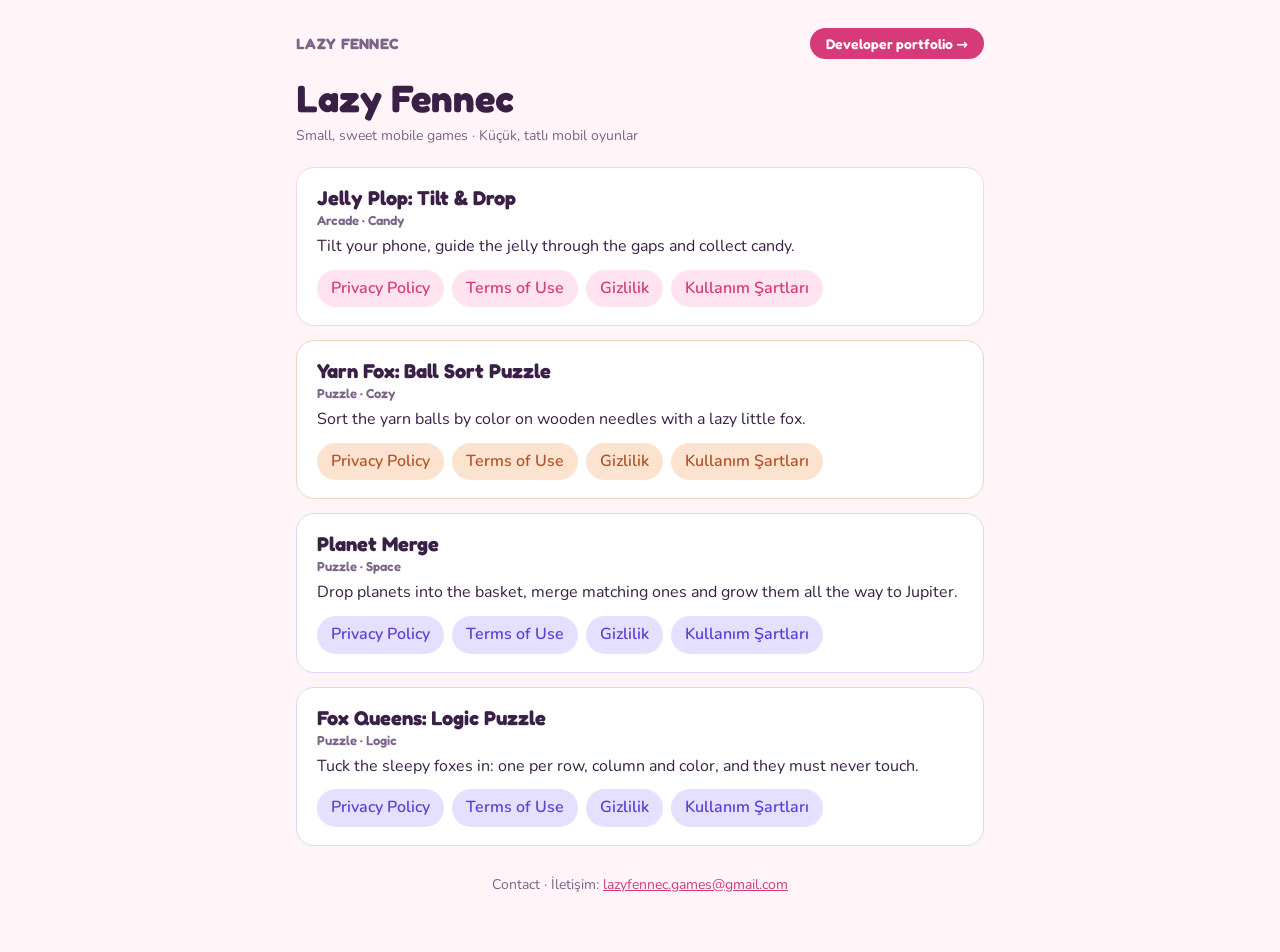
<file: index.html>
<!doctype html><html lang="en"><head><meta charset="utf-8"><meta name="viewport" content="width=device-width,initial-scale=1,viewport-fit=cover">
<title>Lazy Fennec</title><meta name="description" content="Lazy Fennec – small, sweet mobile games">
<link rel="preconnect" href="https://fonts.googleapis.com"><link rel="preconnect" href="https://fonts.gstatic.com" crossorigin>
<link rel="stylesheet" href="https://fonts.googleapis.com/css2?family=Fredoka:wght@600;700&family=Nunito:wght@400;600;700&display=swap">
<style>
:root{--bg:#FFF4F8;--card:#FFFFFF;--ink:#3A1F47;--soft:#7B6488;--line:#F3D7E4;--pink:#D63A78;--chip:#FFE3EF}
@media (prefers-color-scheme:dark){:root{--bg:#1E1426;--card:#2A1D35;--ink:#F6E9F2;--soft:#BBA5C8;--line:#3D2B4B;--pink:#FF7AAE;--chip:#3A2848}}
*{box-sizing:border-box}
body{margin:0;background:var(--bg);color:var(--ink);font:16px/1.6 "Nunito",system-ui,-apple-system,"Segoe UI",Roboto,sans-serif}
.wrap{max-width:720px;margin:0 auto;padding:28px max(16px,env(safe-area-inset-left)) 56px}
header{display:flex;flex-wrap:wrap;gap:12px;align-items:center;justify-content:space-between;margin-bottom:18px}
.brand{font:700 15px "Fredoka",system-ui,sans-serif;color:var(--soft);text-decoration:none;letter-spacing:.02em}
.langs{display:flex;gap:6px}
.langs button{font:600 14px "Fredoka",system-ui,sans-serif;border:1.5px solid var(--pink);background:transparent;color:var(--pink);border-radius:999px;padding:5px 14px;cursor:pointer}
.langs button[aria-pressed=true]{background:var(--pink);color:#fff}
h1{font:700 clamp(28px,6vw,38px)/1.15 "Fredoka",system-ui,sans-serif;margin:0 0 4px}
.game{font:600 17px "Fredoka",system-ui,sans-serif;color:var(--pink);margin:0}
.updated{color:var(--soft);font-size:14px;margin:4px 0 20px}
section{background:var(--card);border:1px solid var(--line);border-radius:18px;padding:18px 20px;margin:14px 0}
h2{font:600 20px "Fredoka",system-ui,sans-serif;margin:0 0 6px}
p{margin:8px 0}
a{color:var(--pink)}
.intro p{font-size:17px}
footer{color:var(--soft);font-size:14px;margin-top:28px;text-align:center}
.cards{display:grid;gap:14px}
.card{display:block;background:var(--card);border:1px solid var(--line);border-radius:18px;padding:18px 20px;text-decoration:none;color:var(--ink)}
.card b{font:700 20px "Fredoka",system-ui,sans-serif;display:block}
.links{display:flex;flex-wrap:wrap;gap:8px;margin-top:10px}
.links a{background:var(--chip);border-radius:999px;padding:6px 14px;text-decoration:none;font-weight:600}
.pf{font:600 14px "Fredoka",system-ui,sans-serif;background:var(--pink);color:#fff;border-radius:999px;padding:7px 16px;text-decoration:none}
.pf:hover{opacity:.9}
body.space{--bg:#F3F1FF;--line:#DCD6FA;--pink:#5B3FD6;--chip:#E6E0FF;--soft:#6E6890}
@media (prefers-color-scheme:dark){body.space{--bg:#0F0E24;--card:#1A1838;--ink:#ECEAFF;--soft:#A9A4D6;--line:#2E2A5A;--pink:#A48CFF;--chip:#2A2556}}
body.space .wrap{background:radial-gradient(circle at 85% 0,rgba(164,140,255,.18),transparent 45%)}
.card .tag{font:600 13px "Fredoka",system-ui,sans-serif;color:var(--soft);display:block;margin:2px 0 6px}
.card.space{border-color:#DCD6FA}.card.space .links a{background:#E6E0FF;color:#5B3FD6}
@media (prefers-color-scheme:dark){.card.space .links a{background:#2A2556;color:#C3B4FF}}
.card.yarn{border-color:#F0D6BC}.card.yarn .links a{background:#FBE3CF;color:#B4532A}
@media (prefers-color-scheme:dark){.card.yarn .links a{background:#3D2B22;color:#FFB892}}
</style></head><body><div class="wrap">
<header><span class="brand">LAZY FENNEC</span><a class="pf" href="portfolio/">Developer portfolio →</a></header>
<h1>Lazy Fennec</h1><p class="updated">Small, sweet mobile games · Küçük, tatlı mobil oyunlar</p>
<div class="cards"><div class="card"><b>Jelly Plop: Tilt &amp; Drop</b><span class="tag">Arcade · Candy</span>Tilt your phone, guide the jelly through the gaps and collect candy.
<div class="links"><a href="jellyplop/privacy.html">Privacy Policy</a><a href="jellyplop/terms.html">Terms of Use</a><a href="jellyplop/privacy.html?lang=tr">Gizlilik</a><a href="jellyplop/terms.html?lang=tr">Kullanım Şartları</a></div></div>
<div class="card yarn"><b>Yarn Fox: Ball Sort Puzzle</b><span class="tag">Puzzle · Cozy</span>Sort the yarn balls by color on wooden needles with a lazy little fox.
<div class="links"><a href="yarnfox/privacy.html">Privacy Policy</a><a href="yarnfox/terms.html">Terms of Use</a><a href="yarnfox/privacy.html?lang=tr">Gizlilik</a><a href="yarnfox/terms.html?lang=tr">Kullanım Şartları</a></div></div>
<div class="card space"><b>Planet Merge</b><span class="tag">Puzzle · Space</span>Drop planets into the basket, merge matching ones and grow them all the way to Jupiter.
<div class="links"><a href="planetmerge/privacy.html">Privacy Policy</a><a href="planetmerge/terms.html">Terms of Use</a><a href="planetmerge/privacy.html?lang=tr">Gizlilik</a><a href="planetmerge/terms.html?lang=tr">Kullanım Şartları</a></div></div>
<div class="card space"><b>Fox Queens: Logic Puzzle</b><span class="tag">Puzzle · Logic</span>Tuck the sleepy foxes in: one per row, column and color, and they must never touch.
<div class="links"><a href="foxqueens/privacy.html">Privacy Policy</a><a href="foxqueens/terms.html">Terms of Use</a><a href="foxqueens/privacy.html?lang=tr">Gizlilik</a><a href="foxqueens/terms.html?lang=tr">Kullanım Şartları</a></div></div></div>
<footer>Contact · İletişim: <a href="mailto:lazyfennec.games@gmail.com">lazyfennec.games@gmail.com</a></footer></div></body></html>
</file>
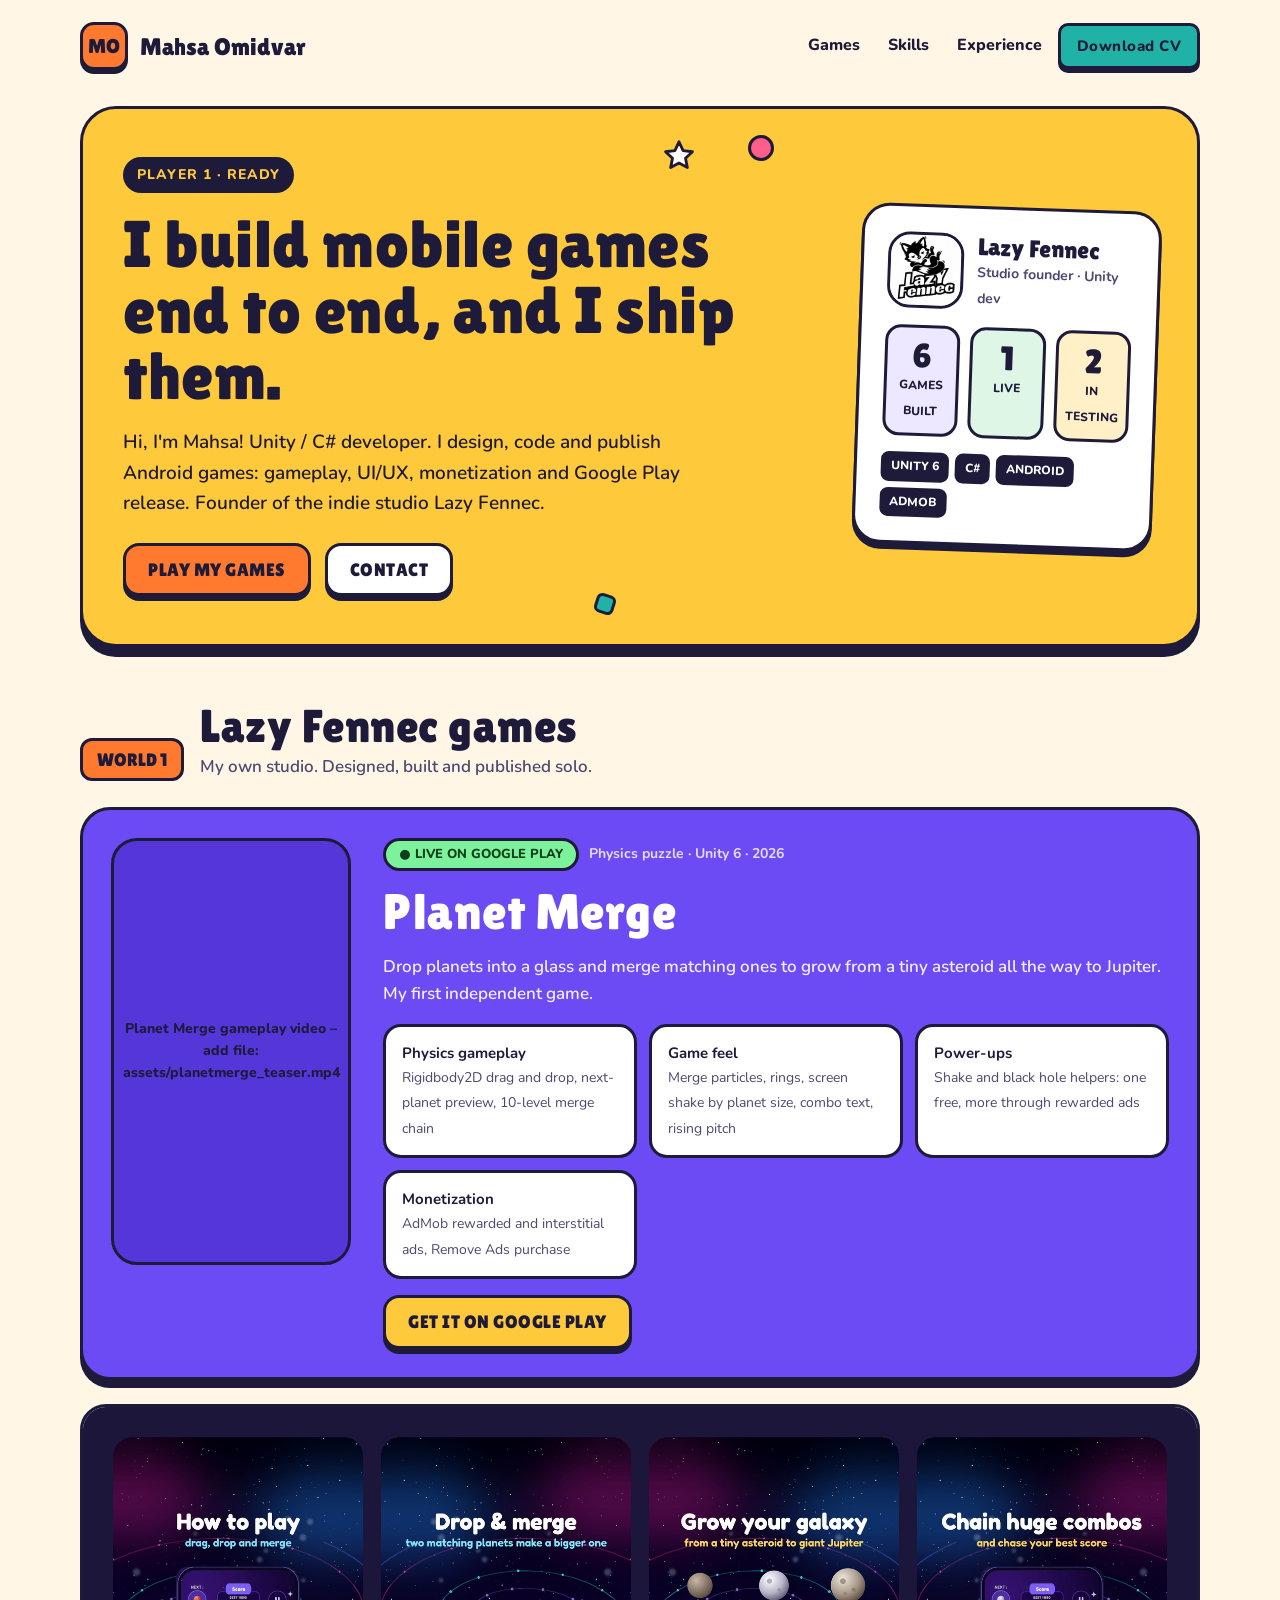
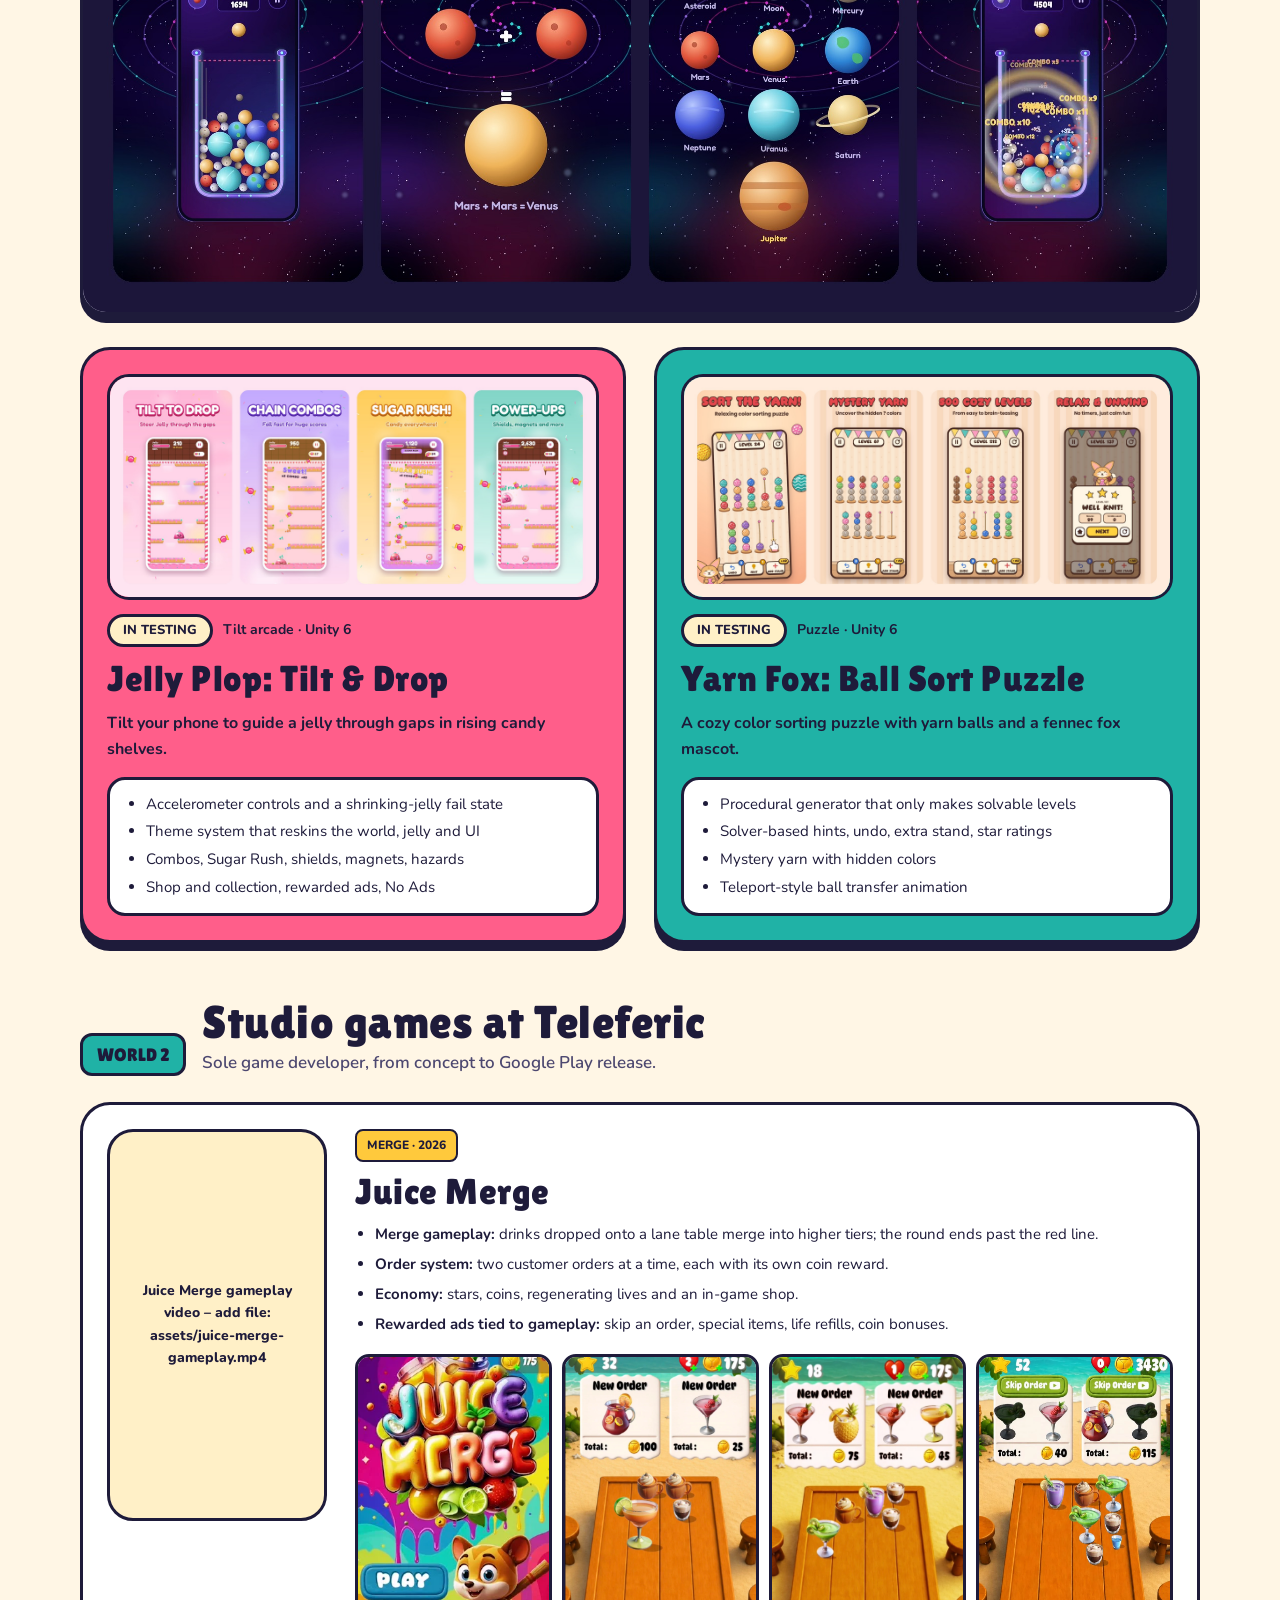
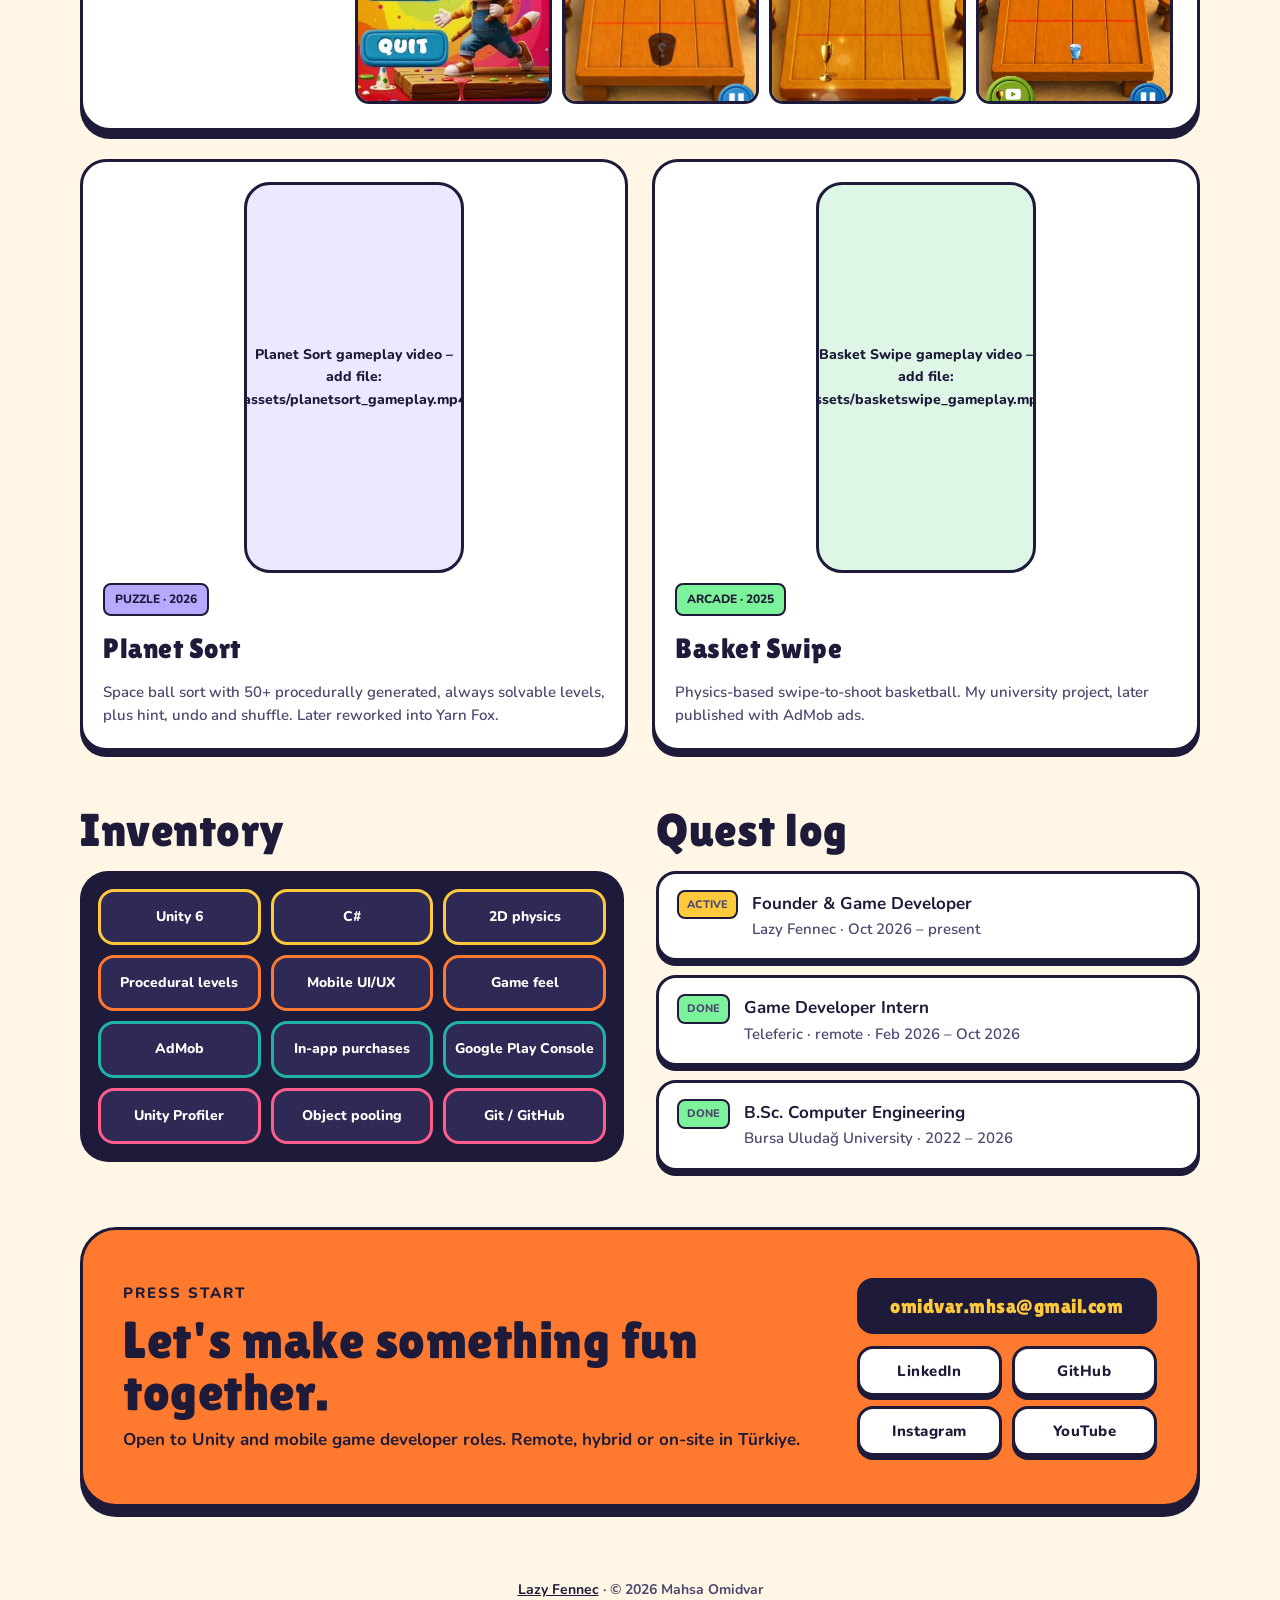
<file: portfolio/index.html>
<!doctype html>
<html lang="en">
<head>
<meta charset="utf-8">
<meta name="viewport" content="width=device-width,initial-scale=1,viewport-fit=cover">
<title>Mahsa Omidvar – Unity Game Developer Portfolio</title>
<meta name="description" content="Mahsa Omidvar – Unity / C# mobile game developer and founder of Lazy Fennec. Games, skills and experience.">
<meta property="og:title" content="Mahsa Omidvar – Unity Game Developer">
<meta property="og:description" content="I build mobile games end to end, and I ship them.">
<meta property="og:image" content="https://lazyfennecgames.github.io/portfolio/assets/planetmerge_showcase.jpg">
<meta name="color-scheme" content="light">
<link rel="preconnect" href="https://fonts.googleapis.com"><link rel="preconnect" href="https://fonts.gstatic.com" crossorigin>
<link rel="stylesheet" href="https://fonts.googleapis.com/css2?family=Lilita+One&family=Nunito:wght@400;600;700;800&display=swap">
<style>
:root{--bg:#FFF6E5;--ink:#1E1B3A;--soft:#4D4870;--orange:#FF7A2F;--yellow:#FFC93C;--teal:#20B2A6;--pink:#FF5E8A;--purple:#6C4BF4;--green:#7CF29A;--white:#FFFFFF}
*{box-sizing:border-box}
html{scroll-behavior:smooth}
body{margin:0;background:var(--bg);color:var(--ink);font:16px/1.6 "Nunito",system-ui,-apple-system,"Segoe UI",Roboto,sans-serif;overflow-x:hidden}
a{color:var(--ink)}
img,video{display:block;max-width:100%}
.wrap{max-width:1160px;margin:0 auto;padding:0 20px}
.display{font-family:"Lilita One",system-ui,sans-serif;font-weight:400;letter-spacing:.5px}
.btn{display:inline-block;padding:14px 22px;border-radius:16px;border:3px solid var(--ink);box-shadow:0 5px 0 var(--ink);text-decoration:none;color:var(--ink);font:400 18px/1.1 "Lilita One",system-ui,sans-serif;letter-spacing:.5px;transition:transform .08s,box-shadow .08s;background:var(--white)}
.btn:hover{transform:translateY(-2px);box-shadow:0 7px 0 var(--ink);color:var(--ink)}
.btn:active{transform:translateY(4px);box-shadow:0 1px 0 var(--ink)}
.btn:focus-visible,.nav a:focus-visible{outline:3px solid var(--purple);outline-offset:3px}
.pill{display:inline-block;padding:6px 13px;border-radius:999px;border:3px solid var(--ink);font-weight:800;font-size:13px;line-height:1.2}
.card{border:3px solid var(--ink);border-radius:30px;box-shadow:0 8px 0 var(--ink)}

/* header */
header.top{display:flex;flex-wrap:wrap;align-items:center;justify-content:space-between;gap:14px;padding-top:22px}
.logo{display:flex;align-items:center;gap:12px;text-decoration:none}
.logo-badge{width:48px;height:48px;border-radius:14px;background:var(--orange);border:3px solid var(--ink);box-shadow:0 4px 0 var(--ink);display:flex;align-items:center;justify-content:center;font:400 20px "Lilita One",sans-serif}
.logo span:last-child{font:400 24px "Lilita One",sans-serif}
.nav{display:flex;flex-wrap:wrap;align-items:center;gap:4px}
.nav a{padding:10px 12px;font-weight:800;text-decoration:none;border-radius:10px}
.nav a.btn{padding:10px 16px;font:800 15px "Nunito",sans-serif;background:var(--teal);box-shadow:0 4px 0 var(--ink)}

/* hero */
.hero{position:relative;margin-top:36px;background:var(--yellow);border-radius:36px;box-shadow:0 10px 0 var(--ink);padding:48px 40px;display:flex;flex-wrap:wrap;gap:36px;align-items:center}
.hero-text{flex:999 1 460px;min-width:0;display:flex;flex-direction:column;gap:18px;position:relative;z-index:1}
.eyebrow{align-self:flex-start;padding:7px 14px;border-radius:999px;background:var(--ink);color:var(--yellow);font-weight:800;font-size:14px;letter-spacing:1px}
.hero h1{margin:0;font-size:clamp(40px,6.4vw,66px);line-height:1}
.hero p{margin:0;font-size:19px;font-weight:600;max-width:580px}
.hero .ctas{display:flex;flex-wrap:wrap;gap:14px;padding-top:6px}
.hero .btn.primary{background:var(--orange)}
.player{flex:1 1 300px;min-width:0;background:var(--white);border-radius:28px;box-shadow:0 6px 0 var(--ink);padding:24px;display:flex;flex-direction:column;gap:16px;transform:rotate(2deg);position:relative;z-index:1}
.player-head{display:flex;align-items:center;gap:14px}
.player-head img{width:76px;height:76px;border-radius:22px;border:3px solid var(--ink);object-fit:cover;background:#FFE9D9}
.player-head b{font:400 24px "Lilita One",sans-serif;display:block}
.player-head small{font-size:14px;font-weight:700;color:var(--soft)}
.stats{display:grid;grid-template-columns:repeat(3,minmax(0,1fr));gap:10px}
.stat{border:3px solid var(--ink);border-radius:16px;padding:10px 6px;text-align:center}
.stat b{font:400 34px/1 "Lilita One",sans-serif;display:block}
.stat span{font-size:12px;font-weight:800}
.chips{display:flex;flex-wrap:wrap;gap:6px}
.chips span{padding:5px 10px;border-radius:8px;background:var(--ink);color:var(--white);font-size:12px;font-weight:800}
.deco{position:absolute;border:3px solid var(--ink);pointer-events:none}
.deco.dot{width:26px;height:26px;border-radius:50%;background:var(--pink);top:26px;right:38%}
.deco.sq{width:20px;height:20px;border-radius:6px;background:var(--teal);bottom:30px;left:46%;transform:rotate(18deg)}
.deco.star{border:0;top:30px;left:52%}

/* sections */
section{padding-top:56px}
.sec-head{display:flex;flex-wrap:wrap;align-items:flex-end;gap:16px;margin-bottom:26px}
.world{padding:8px 14px;border-radius:12px;border:3px solid var(--ink);font:400 18px "Lilita One",sans-serif}
.sec-head h2{margin:0;font-size:clamp(34px,4.6vw,46px);line-height:1}
.sec-head p{margin:4px 0 0;font-size:17px;font-weight:600;color:var(--soft)}

/* featured */
.featured{background:var(--purple);color:var(--white);padding:28px;display:flex;flex-wrap:wrap;gap:32px}
.featured .media{flex:1 1 240px;min-width:0;max-width:300px;align-self:flex-start}
.phone{border:3px solid var(--ink);border-radius:26px;overflow:hidden;background:#5536D8;aspect-ratio:9/16}
.phone video,.phone img{width:100%;height:100%;object-fit:cover}
.featured .body{flex:999 1 420px;min-width:0;display:flex;flex-direction:column;gap:16px}
.featured h3{margin:0;font-size:clamp(38px,5vw,50px);line-height:1}
.featured .lead{margin:0;font-size:17px;font-weight:600;color:#F2EEFF}
.meta{font-size:14px;font-weight:700}
.feats{display:grid;grid-template-columns:repeat(auto-fit,minmax(220px,1fr));gap:12px}
.feat{background:var(--white);color:var(--ink);border:3px solid var(--ink);border-radius:18px;padding:14px 16px}
.feat b{display:block;font-size:15px}
.feat span{font-size:14px;line-height:1.5;color:var(--soft)}
.wide-shot{margin-top:24px;border-radius:26px;overflow:hidden;background:#EDE8FF}
.wide-shot img{width:100%;height:auto}

.duo{display:grid;grid-template-columns:repeat(auto-fit,minmax(300px,1fr));gap:28px;margin-top:32px}
.game{padding:24px;display:flex;flex-direction:column;gap:14px}
.game.pink{background:var(--pink)}
.game.teal{background:var(--teal)}
.shot{border:3px solid var(--ink);border-radius:22px;overflow:hidden;background:#FFFFFF}
.shot img{width:100%;height:auto}
.game h3{margin:0;font-size:36px;line-height:1}
.game .lead{margin:0;font-size:16px;font-weight:700}
.list{background:var(--white);border:3px solid var(--ink);border-radius:18px;padding:14px 16px}
.list ul{margin:0;padding-left:20px;display:flex;flex-direction:column;gap:6px;font-size:15px;line-height:1.45}

/* world 2 */
.studio-feature{background:var(--white);padding:24px;display:flex;flex-wrap:wrap;gap:28px}
.studio-feature .media{flex:1 1 220px;min-width:0;max-width:260px}
.studio-feature .phone{background:#FFF0C7}
.studio-feature .body{flex:999 1 420px;min-width:0;display:flex;flex-direction:column;gap:12px}
.studio-feature h3{margin:0;font-size:36px;line-height:1}
.studio-feature ul{margin:0;padding-left:20px;display:flex;flex-direction:column;gap:6px;font-size:15px}
.thumbs{display:grid;grid-template-columns:repeat(4,minmax(0,1fr));gap:10px;margin-top:6px}
.thumbs img{width:100%;aspect-ratio:9/16;object-fit:cover;border:3px solid var(--ink);border-radius:14px;background:#FFF0C7}
.trio{display:grid;grid-template-columns:repeat(auto-fit,minmax(280px,1fr));gap:24px;margin-top:28px}
.mini{background:var(--white);border:3px solid var(--ink);border-radius:26px;box-shadow:0 6px 0 var(--ink);padding:20px;display:flex;flex-direction:column;gap:10px}
.mini .art{height:120px;border:3px solid var(--ink);border-radius:18px;display:flex;align-items:center;justify-content:center}
.mini .phone{width:100%;max-width:220px;margin:0 auto;background:#EDE8FF}
.mini h3{margin:0;font-size:28px}
.mini p{margin:0;font-size:15px;line-height:1.55;color:var(--soft);font-weight:600}
.tag{align-self:flex-start;padding:5px 10px;border-radius:8px;border:2px solid var(--ink);font-size:12px;font-weight:800}

/* skills + xp */
.split{display:flex;flex-wrap:wrap;gap:32px}
.split > div{flex:1 1 420px;min-width:0}
.split h2{margin:0 0 18px;font-size:clamp(34px,4.6vw,46px);line-height:1}
.inventory{background:var(--ink);border-radius:28px;padding:18px;display:grid;grid-template-columns:repeat(3,minmax(0,1fr));gap:10px}
.slot{background:#2E2A55;border:3px solid var(--yellow);border-radius:16px;padding:14px 8px;text-align:center;color:var(--white);font-weight:800;font-size:14px}
.slot.o{border-color:var(--orange)}.slot.t{border-color:var(--teal)}.slot.p{border-color:var(--pink)}
.quests{display:flex;flex-direction:column;gap:14px}
.quest{background:var(--white);border:3px solid var(--ink);border-radius:20px;box-shadow:0 5px 0 var(--ink);padding:16px 18px;display:flex;gap:14px;align-items:flex-start}
.quest .state{flex:none;padding:4px 8px;border-radius:8px;border:2px solid var(--ink);font-size:11px;font-weight:800}
.quest b{display:block;font-size:17px}
.quest span{font-size:15px;font-weight:600;color:var(--soft)}

/* contact */
.contact{margin:56px 0 72px;background:var(--orange);border-radius:36px;box-shadow:0 10px 0 var(--ink);padding:48px 40px;display:flex;flex-wrap:wrap;align-items:center;justify-content:space-between;gap:28px}
.contact .txt{flex:999 1 420px;min-width:0}
.contact .kicker{font-weight:800;font-size:15px;letter-spacing:2px}
.contact h2{margin:8px 0;font-size:clamp(36px,5vw,52px);line-height:1}
.contact p{margin:0;font-size:17px;font-weight:700}
.contact .acts{flex:1 1 300px;min-width:0;display:flex;flex-direction:column;gap:12px}
.contact .mail{background:var(--ink);color:var(--yellow);text-align:center;box-shadow:none;font-size:clamp(15px,2.4vw,20px);word-break:break-all}
.contact .mail:hover{color:var(--yellow)}
.socials{display:grid;grid-template-columns:repeat(2,minmax(0,1fr));gap:10px}
.socials .btn{text-align:center;font:800 15px "Nunito",sans-serif;padding:12px;box-shadow:0 4px 0 var(--ink)}
footer{text-align:center;font-weight:700;color:var(--soft);padding-bottom:40px;font-size:14px}

/* missing media fallback */
.missing{display:flex!important;align-items:center;justify-content:center;text-align:center;padding:16px;font-weight:800;font-size:14px;color:var(--ink);min-height:140px}

@media (max-width:640px){
  .hero{padding:32px 22px}
  .player{transform:none}
  .deco{display:none}
  .featured,.game,.studio-feature{padding:20px}
  .featured .media,.studio-feature .media{max-width:none}
  .contact{padding:32px 22px}
  .inventory{grid-template-columns:repeat(2,minmax(0,1fr))}
  .thumbs{grid-template-columns:repeat(2,minmax(0,1fr))}
}
@media (prefers-reduced-motion:reduce){html{scroll-behavior:auto}.btn{transition:none}}
</style>
</head>
<body>
<div class="wrap">

<header class="top">
  <a class="logo" href="../"><span class="logo-badge" aria-hidden="true">MO</span><span>Mahsa Omidvar</span></a>
  <nav class="nav" aria-label="Main">
    <a href="#games">Games</a>
    <a href="#skills">Skills</a>
    <a href="#experience">Experience</a>
    <a class="btn" href="assets/Mahsa_Omidvar_Unity_Game_Developer_CV.pdf" download>Download CV</a>
  </nav>
</header>

<main>
<div class="hero card">
  <span class="deco dot" aria-hidden="true"></span>
  <span class="deco sq" aria-hidden="true"></span>
  <svg class="deco star" aria-hidden="true" width="34" height="34" viewBox="0 0 24 24" fill="#FFFFFF" stroke="#1E1B3A" stroke-width="2" stroke-linejoin="round"><path d="M12 2l2.9 6.2 6.6.8-4.9 4.6 1.3 6.6L12 17l-5.9 3.2 1.3-6.6L2.5 9l6.6-.8z"/></svg>
  <div class="hero-text">
    <span class="eyebrow">PLAYER 1 · READY</span>
    <h1 class="display">I build mobile games end to end, and I ship them.</h1>
    <p>Hi, I'm Mahsa! Unity / C# developer. I design, code and publish Android games: gameplay, UI/UX, monetization and Google Play release. Founder of the indie studio Lazy Fennec.</p>
    <div class="ctas">
      <a class="btn primary" href="#games">PLAY MY GAMES</a>
      <a class="btn" href="#contact">CONTACT</a>
    </div>
  </div>
  <div class="player card" aria-label="Player card">
    <div class="player-head">
      <img src="assets/lazyfennec_logo.png" alt="Lazy Fennec logo" width="76" height="76">
      <div><b>Lazy Fennec</b><small>Studio founder · Unity dev</small></div>
    </div>
    <div class="stats">
      <div class="stat" style="background:#EDE8FF"><b>6</b><span>GAMES BUILT</span></div>
      <div class="stat" style="background:#DDF6E5"><b>1</b><span>LIVE</span></div>
      <div class="stat" style="background:#FFF0C7"><b>2</b><span>IN TESTING</span></div>
    </div>
    <div class="chips"><span>UNITY 6</span><span>C#</span><span>ANDROID</span><span>ADMOB</span></div>
  </div>
</div>

<section id="games" aria-labelledby="w1">
  <div class="sec-head">
    <span class="world" style="background:var(--orange)">WORLD 1</span>
    <div><h2 id="w1" class="display">Lazy Fennec games</h2><p>My own studio. Designed, built and published solo.</p></div>
  </div>

  <article class="featured card">
    <div class="media">
      <div class="phone"><video src="assets/planetmerge_teaser.mp4" autoplay muted loop playsinline preload="metadata" aria-label="Planet Merge gameplay video"></video></div>
    </div>
    <div class="body">
      <div style="display:flex;flex-wrap:wrap;align-items:center;gap:10px">
        <span class="pill" style="background:var(--green);color:#0F3D1E">● LIVE ON GOOGLE PLAY</span>
        <span class="meta" style="color:#E4DDFF">Physics puzzle · Unity 6 · 2026</span>
      </div>
      <h3 class="display">Planet Merge</h3>
      <p class="lead">Drop planets into a glass and merge matching ones to grow from a tiny asteroid all the way to Jupiter. My first independent game.</p>
      <div class="feats">
        <div class="feat"><b>Physics gameplay</b><span>Rigidbody2D drag and drop, next-planet preview, 10-level merge chain</span></div>
        <div class="feat"><b>Game feel</b><span>Merge particles, rings, screen shake by planet size, combo text, rising pitch</span></div>
        <div class="feat"><b>Power-ups</b><span>Shake and black hole helpers: one free, more through rewarded ads</span></div>
        <div class="feat"><b>Monetization</b><span>AdMob rewarded and interstitial ads, Remove Ads purchase</span></div>
      </div>
      <div><a class="btn" style="background:var(--yellow)" href="https://play.google.com/store/apps/details?id=com.lazyfennec.planetmerge">GET IT ON GOOGLE PLAY</a></div>
    </div>
  </article>
  <div class="wide-shot card"><img src="assets/planetmerge_showcase.jpg" alt="Planet Merge screenshots" loading="lazy"></div>

  <div class="duo">
    <article class="game pink card">
      <div class="shot"><img src="assets/jellyplop_showcase.jpg" alt="Jelly Plop screenshots" loading="lazy"></div>
      <div style="display:flex;flex-wrap:wrap;align-items:center;gap:10px">
        <span class="pill" style="background:#FFF0C7">IN TESTING</span>
        <span class="meta">Tilt arcade · Unity 6</span>
      </div>
      <h3 class="display">Jelly Plop: Tilt &amp; Drop</h3>
      <p class="lead">Tilt your phone to guide a jelly through gaps in rising candy shelves.</p>
      <div class="list"><ul>
        <li>Accelerometer controls and a shrinking-jelly fail state</li>
        <li>Theme system that reskins the world, jelly and UI</li>
        <li>Combos, Sugar Rush, shields, magnets, hazards</li>
        <li>Shop and collection, rewarded ads, No Ads</li>
      </ul></div>
    </article>
    <article class="game teal card">
      <div class="shot"><img src="assets/yarnfox_showcase.jpg" alt="Yarn Fox screenshots" loading="lazy"></div>
      <div style="display:flex;flex-wrap:wrap;align-items:center;gap:10px">
        <span class="pill" style="background:#FFF0C7">IN TESTING</span>
        <span class="meta">Puzzle · Unity 6</span>
      </div>
      <h3 class="display">Yarn Fox: Ball Sort Puzzle</h3>
      <p class="lead">A cozy color sorting puzzle with yarn balls and a fennec fox mascot.</p>
      <div class="list"><ul>
        <li>Procedural generator that only makes solvable levels</li>
        <li>Solver-based hints, undo, extra stand, star ratings</li>
        <li>Mystery yarn with hidden colors</li>
        <li>Teleport-style ball transfer animation</li>
      </ul></div>
    </article>
  </div>
</section>

<section aria-labelledby="w2">
  <div class="sec-head">
    <span class="world" style="background:var(--teal)">WORLD 2</span>
    <div><h2 id="w2" class="display">Studio games at Teleferic</h2><p>Sole game developer, from concept to Google Play release.</p></div>
  </div>

  <article class="studio-feature card">
    <div class="media"><div class="phone"><video src="assets/juice-merge-gameplay.mp4" controls muted playsinline preload="metadata" aria-label="Juice Merge gameplay video"></video></div></div>
    <div class="body">
      <span class="tag" style="background:var(--yellow)">MERGE · 2026</span>
      <h3 class="display">Juice Merge</h3>
      <ul>
        <li><b>Merge gameplay:</b> drinks dropped onto a lane table merge into higher tiers; the round ends past the red line.</li>
        <li><b>Order system:</b> two customer orders at a time, each with its own coin reward.</li>
        <li><b>Economy:</b> stars, coins, regenerating lives and an in-game shop.</li>
        <li><b>Rewarded ads tied to gameplay:</b> skip an order, special items, life refills, coin bonuses.</li>
      </ul>
      <div class="thumbs">
        <img src="assets/juicemerge_1.png" alt="Juice Merge screenshot 1" loading="lazy">
        <img src="assets/juicemerge_2.png" alt="Juice Merge screenshot 2" loading="lazy">
        <img src="assets/juicemerge_3.png" alt="Juice Merge screenshot 3" loading="lazy">
        <img src="assets/juicemerge_4.png" alt="Juice Merge screenshot 4" loading="lazy">
      </div>
    </div>
  </article>

  <div class="trio">
    <article class="mini">
      <div class="phone"><video src="assets/planetsort_gameplay.mp4" autoplay muted loop playsinline preload="metadata" aria-label="Planet Sort gameplay video"></video></div>
      <span class="tag" style="background:#B9A8FF">PUZZLE · 2026</span>
      <h3 class="display">Planet Sort</h3>
      <p>Space ball sort with 50+ procedurally generated, always solvable levels, plus hint, undo and shuffle. Later reworked into Yarn Fox.</p>
    </article>
    <article class="mini">
      <div class="phone" style="background:#DDF6E5"><video src="assets/basketswipe_gameplay.mp4" autoplay muted loop playsinline preload="metadata" aria-label="Basket Swipe gameplay video"></video></div>
      <span class="tag" style="background:var(--green)">ARCADE · 2025</span>
      <h3 class="display">Basket Swipe</h3>
      <p>Physics-based swipe-to-shoot basketball. My university project, later published with AdMob ads.</p>
    </article>
  </div>
</section>

<section id="skills" aria-label="Skills and experience">
  <div class="split">
    <div>
      <h2 class="display">Inventory</h2>
      <div class="inventory">
        <div class="slot">Unity 6</div><div class="slot">C#</div><div class="slot">2D physics</div>
        <div class="slot o">Procedural levels</div><div class="slot o">Mobile UI/UX</div><div class="slot o">Game feel</div>
        <div class="slot t">AdMob</div><div class="slot t">In-app purchases</div><div class="slot t">Google Play Console</div>
        <div class="slot p">Unity Profiler</div><div class="slot p">Object pooling</div><div class="slot p">Git / GitHub</div>
      </div>
    </div>
    <div id="experience">
      <h2 class="display">Quest log</h2>
      <div class="quests">
        <div class="quest"><span class="state" style="background:var(--yellow)">ACTIVE</span><div><b>Founder &amp; Game Developer</b><span>Lazy Fennec · Oct 2026 – present</span></div></div>
        <div class="quest"><span class="state" style="background:var(--green)">DONE</span><div><b>Game Developer Intern</b><span>Teleferic · remote · Feb 2026 – Oct 2026</span></div></div>
        <div class="quest"><span class="state" style="background:var(--green)">DONE</span><div><b>B.Sc. Computer Engineering</b><span>Bursa Uludağ University · 2022 – 2026</span></div></div>
      </div>
    </div>
  </div>
</section>

<div id="contact" class="contact card">
  <div class="txt">
    <span class="kicker">PRESS START</span>
    <h2 class="display">Let's make something fun together.</h2>
    <p>Open to Unity and mobile game developer roles. Remote, hybrid or on-site in Türkiye.</p>
  </div>
  <div class="acts">
    <a class="btn mail" href="mailto:omidvar.mhsa@gmail.com">omidvar.mhsa@gmail.com</a>
    <div class="socials">
      <a class="btn" href="https://www.linkedin.com/in/mahsa-omidvar-gharehbaba-b6abb8252/">LinkedIn</a>
      <a class="btn" href="https://github.com/mhsaomidvar">GitHub</a>
      <a class="btn" href="https://www.instagram.com/lazyfennecgames/">Instagram</a>
      <a class="btn" href="https://www.youtube.com/@LazyFennec">YouTube</a>
    </div>
  </div>
</div>
</main>

<footer><a href="../">Lazy Fennec</a> · © 2026 Mahsa Omidvar</footer>
</div>
<script>
// If an image or video file is missing, show a labelled box instead of a broken icon.
document.querySelectorAll('img, video').forEach(function (el) {
  el.addEventListener('error', function () {
    var box = document.createElement('div');
    box.className = 'missing';
    box.textContent = (el.getAttribute('alt') || el.getAttribute('aria-label') || 'Media') + ' – add file: ' + el.getAttribute('src');
    box.style.width = '100%'; box.style.height = '100%';
    el.replaceWith(box);
  }, { once: true });
});
</script>
</body>
</html>
</file>
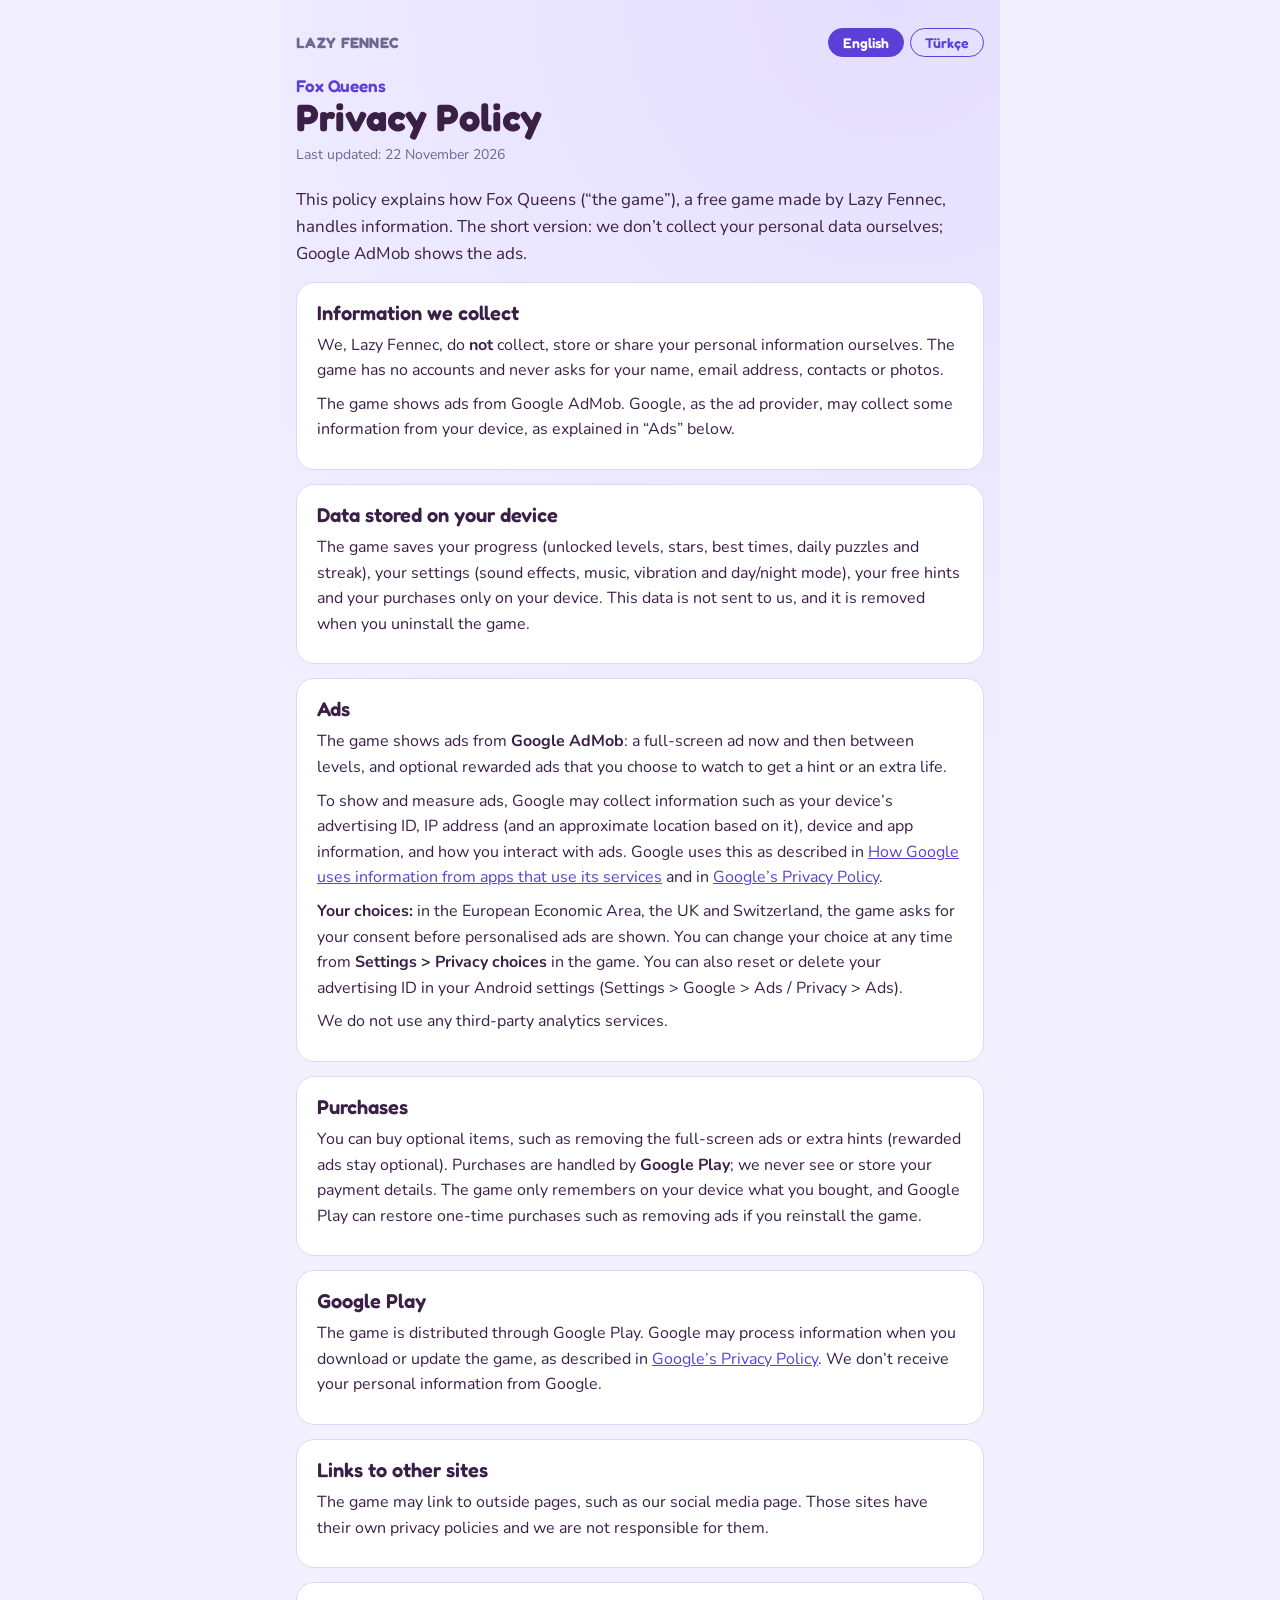
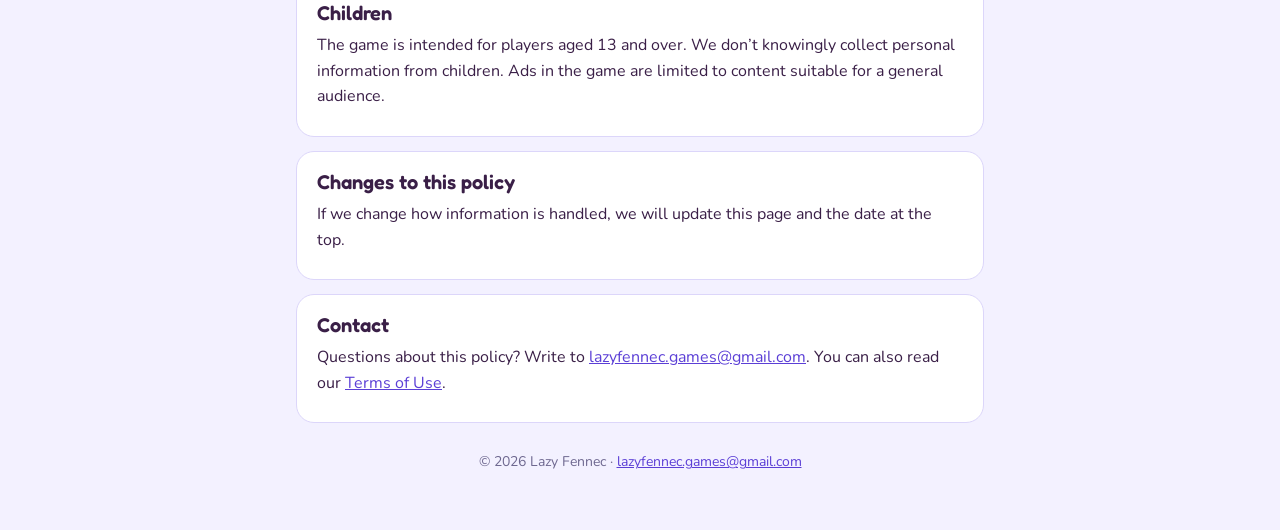
<file: foxqueens/privacy.html>
<!doctype html><html lang="en"><head><meta charset="utf-8"><meta name="viewport" content="width=device-width,initial-scale=1,viewport-fit=cover">
<title>Privacy Policy – Fox Queens</title><meta name="description" content="Privacy Policy for Fox Queens by Lazy Fennec">
<link rel="preconnect" href="https://fonts.googleapis.com"><link rel="preconnect" href="https://fonts.gstatic.com" crossorigin>
<link rel="stylesheet" href="https://fonts.googleapis.com/css2?family=Fredoka:wght@600;700&family=Nunito:wght@400;600;700&display=swap">
<style>
:root{--bg:#FFF4F8;--card:#FFFFFF;--ink:#3A1F47;--soft:#7B6488;--line:#F3D7E4;--pink:#D63A78;--chip:#FFE3EF}
@media (prefers-color-scheme:dark){:root{--bg:#1E1426;--card:#2A1D35;--ink:#F6E9F2;--soft:#BBA5C8;--line:#3D2B4B;--pink:#FF7AAE;--chip:#3A2848}}
*{box-sizing:border-box}
body{margin:0;background:var(--bg);color:var(--ink);font:16px/1.6 "Nunito",system-ui,-apple-system,"Segoe UI",Roboto,sans-serif}
.wrap{max-width:720px;margin:0 auto;padding:28px max(16px,env(safe-area-inset-left)) 56px}
header{display:flex;flex-wrap:wrap;gap:12px;align-items:center;justify-content:space-between;margin-bottom:18px}
.brand{font:700 15px "Fredoka",system-ui,sans-serif;color:var(--soft);text-decoration:none;letter-spacing:.02em}
.langs{display:flex;gap:6px}
.langs button{font:600 14px "Fredoka",system-ui,sans-serif;border:1.5px solid var(--pink);background:transparent;color:var(--pink);border-radius:999px;padding:5px 14px;cursor:pointer}
.langs button[aria-pressed=true]{background:var(--pink);color:#fff}
h1{font:700 clamp(28px,6vw,38px)/1.15 "Fredoka",system-ui,sans-serif;margin:0 0 4px}
.game{font:600 17px "Fredoka",system-ui,sans-serif;color:var(--pink);margin:0}
.updated{color:var(--soft);font-size:14px;margin:4px 0 20px}
section{background:var(--card);border:1px solid var(--line);border-radius:18px;padding:18px 20px;margin:14px 0}
h2{font:600 20px "Fredoka",system-ui,sans-serif;margin:0 0 6px}
p{margin:8px 0}
a{color:var(--pink)}
.intro p{font-size:17px}
footer{color:var(--soft);font-size:14px;margin-top:28px;text-align:center}
.cards{display:grid;gap:14px}
.card{display:block;background:var(--card);border:1px solid var(--line);border-radius:18px;padding:18px 20px;text-decoration:none;color:var(--ink)}
.card b{font:700 20px "Fredoka",system-ui,sans-serif;display:block}
.links{display:flex;flex-wrap:wrap;gap:8px;margin-top:10px}
.links a{background:var(--chip);border-radius:999px;padding:6px 14px;text-decoration:none;font-weight:600}
body.space{--bg:#F3F1FF;--line:#DCD6FA;--pink:#5B3FD6;--chip:#E6E0FF;--soft:#6E6890}
@media (prefers-color-scheme:dark){body.space{--bg:#0F0E24;--card:#1A1838;--ink:#ECEAFF;--soft:#A9A4D6;--line:#2E2A5A;--pink:#A48CFF;--chip:#2A2556}}
body.space .wrap{background:radial-gradient(circle at 85% 0,rgba(164,140,255,.18),transparent 45%)}
.card .tag{font:600 13px "Fredoka",system-ui,sans-serif;color:var(--soft);display:block;margin:2px 0 6px}
.card.space{border-color:#DCD6FA}.card.space .links a{background:#E6E0FF;color:#5B3FD6}
@media (prefers-color-scheme:dark){.card.space .links a{background:#2A2556;color:#C3B4FF}}
</style></head><body data-game="Fox Queens" class="space"><div class="wrap">
<header><a class="brand" href="../index.html">LAZY FENNEC</a><div class="langs"><button data-l="en" aria-pressed="true">English</button><button data-l="tr" aria-pressed="false">Türkçe</button></div></header>
<main data-lang="en"><p class="game">Fox Queens</p><h1>Privacy Policy</h1><p class="updated">Last updated: 22 November 2026</p>
<div class="intro"><p>This policy explains how Fox Queens (“the game”), a free game made by Lazy Fennec, handles information. The short version: we don’t collect your personal data ourselves; Google AdMob shows the ads.</p></div>
<section><h2>Information we collect</h2><p>We, Lazy Fennec, do <b>not</b> collect, store or share your personal information ourselves. The game has no accounts and never asks for your name, email address, contacts or photos.</p><p>The game shows ads from Google AdMob. Google, as the ad provider, may collect some information from your device, as explained in “Ads” below.</p></section>
<section><h2>Data stored on your device</h2><p>The game saves your progress (unlocked levels, stars, best times, daily puzzles and streak), your settings (sound effects, music, vibration and day/night mode), your free hints and your purchases only on your device. This data is not sent to us, and it is removed when you uninstall the game.</p></section>
<section><h2>Ads</h2><p>The game shows ads from <b>Google AdMob</b>: a full-screen ad now and then between levels, and optional rewarded ads that you choose to watch to get a hint or an extra life.</p><p>To show and measure ads, Google may collect information such as your device’s advertising ID, IP address (and an approximate location based on it), device and app information, and how you interact with ads. Google uses this as described in <a href="https://policies.google.com/technologies/partner-sites">How Google uses information from apps that use its services</a> and in <a href="https://policies.google.com/privacy">Google’s Privacy Policy</a>.</p><p><b>Your choices:</b> in the European Economic Area, the UK and Switzerland, the game asks for your consent before personalised ads are shown. You can change your choice at any time from <b>Settings &gt; Privacy choices</b> in the game. You can also reset or delete your advertising ID in your Android settings (Settings &gt; Google &gt; Ads / Privacy &gt; Ads).</p><p>We do not use any third-party analytics services.</p></section>
<section><h2>Purchases</h2><p>You can buy optional items, such as removing the full-screen ads or extra hints (rewarded ads stay optional). Purchases are handled by <b>Google Play</b>; we never see or store your payment details. The game only remembers on your device what you bought, and Google Play can restore one-time purchases such as removing ads if you reinstall the game.</p></section>
<section><h2>Google Play</h2><p>The game is distributed through Google Play. Google may process information when you download or update the game, as described in <a href="https://policies.google.com/privacy">Google’s Privacy Policy</a>. We don’t receive your personal information from Google.</p></section>
<section><h2>Links to other sites</h2><p>The game may link to outside pages, such as our social media page. Those sites have their own privacy policies and we are not responsible for them.</p></section>
<section><h2>Children</h2><p>The game is intended for players aged 13 and over. We don’t knowingly collect personal information from children. Ads in the game are limited to content suitable for a general audience.</p></section>
<section><h2>Changes to this policy</h2><p>If we change how information is handled, we will update this page and the date at the top.</p></section>
<section><h2>Contact</h2><p>Questions about this policy? Write to <a href="mailto:lazyfennec.games@gmail.com">lazyfennec.games@gmail.com</a>. You can also read our <a href="terms.html">Terms of Use</a>.</p></section>
</main>
<main data-lang="tr" hidden><p class="game">Fox Queens</p><h1>Gizlilik Politikası</h1><p class="updated">Son güncelleme: 22 Kasım 2026</p>
<div class="intro"><p>Bu politika, Lazy Fennec tarafından yapılan ücretsiz oyun Fox Queens’in (“oyun”) bilgileri nasıl ele aldığını açıklar. Kısaca: kişisel verilerini kendimiz toplamıyoruz; reklamları Google AdMob gösterir.</p></div>
<section><h2>Topladığımız bilgiler</h2><p>Biz, Lazy Fennec olarak kişisel bilgilerini kendimiz <b>toplamıyor, saklamıyor ve paylaşmıyoruz</b>. Oyunda hesap yoktur; adını, e-posta adresini, rehberini ya da fotoğraflarını asla istemez.</p><p>Oyunda Google AdMob reklamları gösterilir. Reklam sağlayıcısı olarak Google, aşağıdaki “Reklamlar” bölümünde anlatıldığı gibi cihazından bazı bilgiler toplayabilir.</p></section>
<section><h2>Cihazında saklanan veriler</h2><p>Oyun ilerlemeni (açılan seviyeler, yıldızlar, en iyi süreler, günlük bulmacalar ve seri), ayarlarını (ses efektleri, müzik, titreşim ve gündüz/gece modu), ücretsiz ipuçlarını ve satın almalarını sadece cihazında saklar. Bu veriler bize gönderilmez; oyunu sildiğinde kaldırılır.</p></section>
<section><h2>Reklamlar</h2><p>Oyunda <b>Google AdMob</b> reklamları gösterilir: seviyeler arasında ara sıra tam ekran reklam ve ipucu ya da ekstra can kazanmak için kendi isteğinle izlediğin ödüllü reklamlar.</p><p>Reklamları göstermek ve ölçmek için Google; cihazının reklam kimliği, IP adresi (ve buna dayalı yaklaşık konum), cihaz ve uygulama bilgileri ile reklamlarla etkileşimin gibi bilgileri toplayabilir. Google bu bilgileri <a href="https://policies.google.com/technologies/partner-sites">Google’ın, hizmetlerini kullanan uygulamalardan gelen bilgileri nasıl kullandığı</a> sayfasında ve <a href="https://policies.google.com/privacy">Google Gizlilik Politikası</a>’nda anlatıldığı şekilde kullanır.</p><p><b>Seçeneklerin:</b> Avrupa Ekonomik Alanı, Birleşik Krallık ve İsviçre’de oyun, kişiselleştirilmiş reklam göstermeden önce onayını ister. Tercihini oyunda <b>Ayarlar &gt; Privacy choices</b> bölümünden istediğin zaman değiştirebilirsin. Ayrıca Android ayarlarından (Ayarlar &gt; Google &gt; Reklamlar / Gizlilik &gt; Reklamlar) reklam kimliğini sıfırlayabilir ya da silebilirsin.</p><p>Üçüncü taraf analiz hizmeti kullanmıyoruz.</p></section>
<section><h2>Satın almalar</h2><p>Tam ekran reklamları kaldırma ya da ekstra ipucu gibi isteğe bağlı ürünler satın alabilirsin (ödüllü reklamlar isteğe bağlı kalır). Satın almalar <b>Google Play</b> tarafından yapılır; ödeme bilgilerini asla görmeyiz ve saklamayız. Oyun sadece ne satın aldığını cihazında hatırlar; oyunu yeniden yüklersen Google Play, reklamları kaldırma gibi tek seferlik satın almaları geri yükleyebilir.</p></section>
<section><h2>Google Play</h2><p>Oyun Google Play üzerinden dağıtılır. Google, oyunu indirdiğinde ya da güncellediğinde <a href="https://policies.google.com/privacy">Google Gizlilik Politikası</a>’nda anlatıldığı şekilde bilgi işleyebilir. Google’dan kişisel bilgilerini almıyoruz.</p></section>
<section><h2>Diğer sitelere bağlantılar</h2><p>Oyun, sosyal medya sayfamız gibi dış sayfalara bağlantı verebilir. Bu sitelerin kendi gizlilik politikaları vardır ve onlardan sorumlu değiliz.</p></section>
<section><h2>Çocuklar</h2><p>Oyun 13 yaş ve üzeri oyuncular içindir. Çocuklardan bilerek kişisel bilgi toplamıyoruz. Oyundaki reklamlar genel kitleye uygun içerikle sınırlıdır.</p></section>
<section><h2>Politikadaki değişiklikler</h2><p>Bilgilerin ele alınışını değiştirirsek bu sayfayı ve üstteki tarihi güncelleriz.</p></section>
<section><h2>İletişim</h2><p>Bu politika hakkında sorun mu var? <a href="mailto:lazyfennec.games@gmail.com">lazyfennec.games@gmail.com</a> adresine yaz. <a href="terms.html">Kullanım Şartlarımızı</a> da okuyabilirsin.</p></section>
</main>
<footer>© 2026 Lazy Fennec · <a href="mailto:lazyfennec.games@gmail.com">lazyfennec.games@gmail.com</a></footer></div><script>
(function(){var q=new URLSearchParams(location.search).get('lang')||'';var nav=(navigator.language||'en').toLowerCase();
var l=(q||nav).slice(0,2)==='tr'?'tr':'en';show(l);
document.querySelectorAll('.langs button').forEach(function(b){b.onclick=function(){show(b.dataset.l)}});
function show(l){document.documentElement.lang=l;document.querySelectorAll('[data-lang]').forEach(function(e){e.hidden=e.dataset.lang!==l});
document.querySelectorAll('.langs button').forEach(function(b){b.setAttribute('aria-pressed',b.dataset.l===l)});
var t=document.querySelector('[data-lang="'+l+'"] h1');if(t)document.title=t.textContent+' – '+document.body.dataset.game;}})();
</script></body></html>
</file>
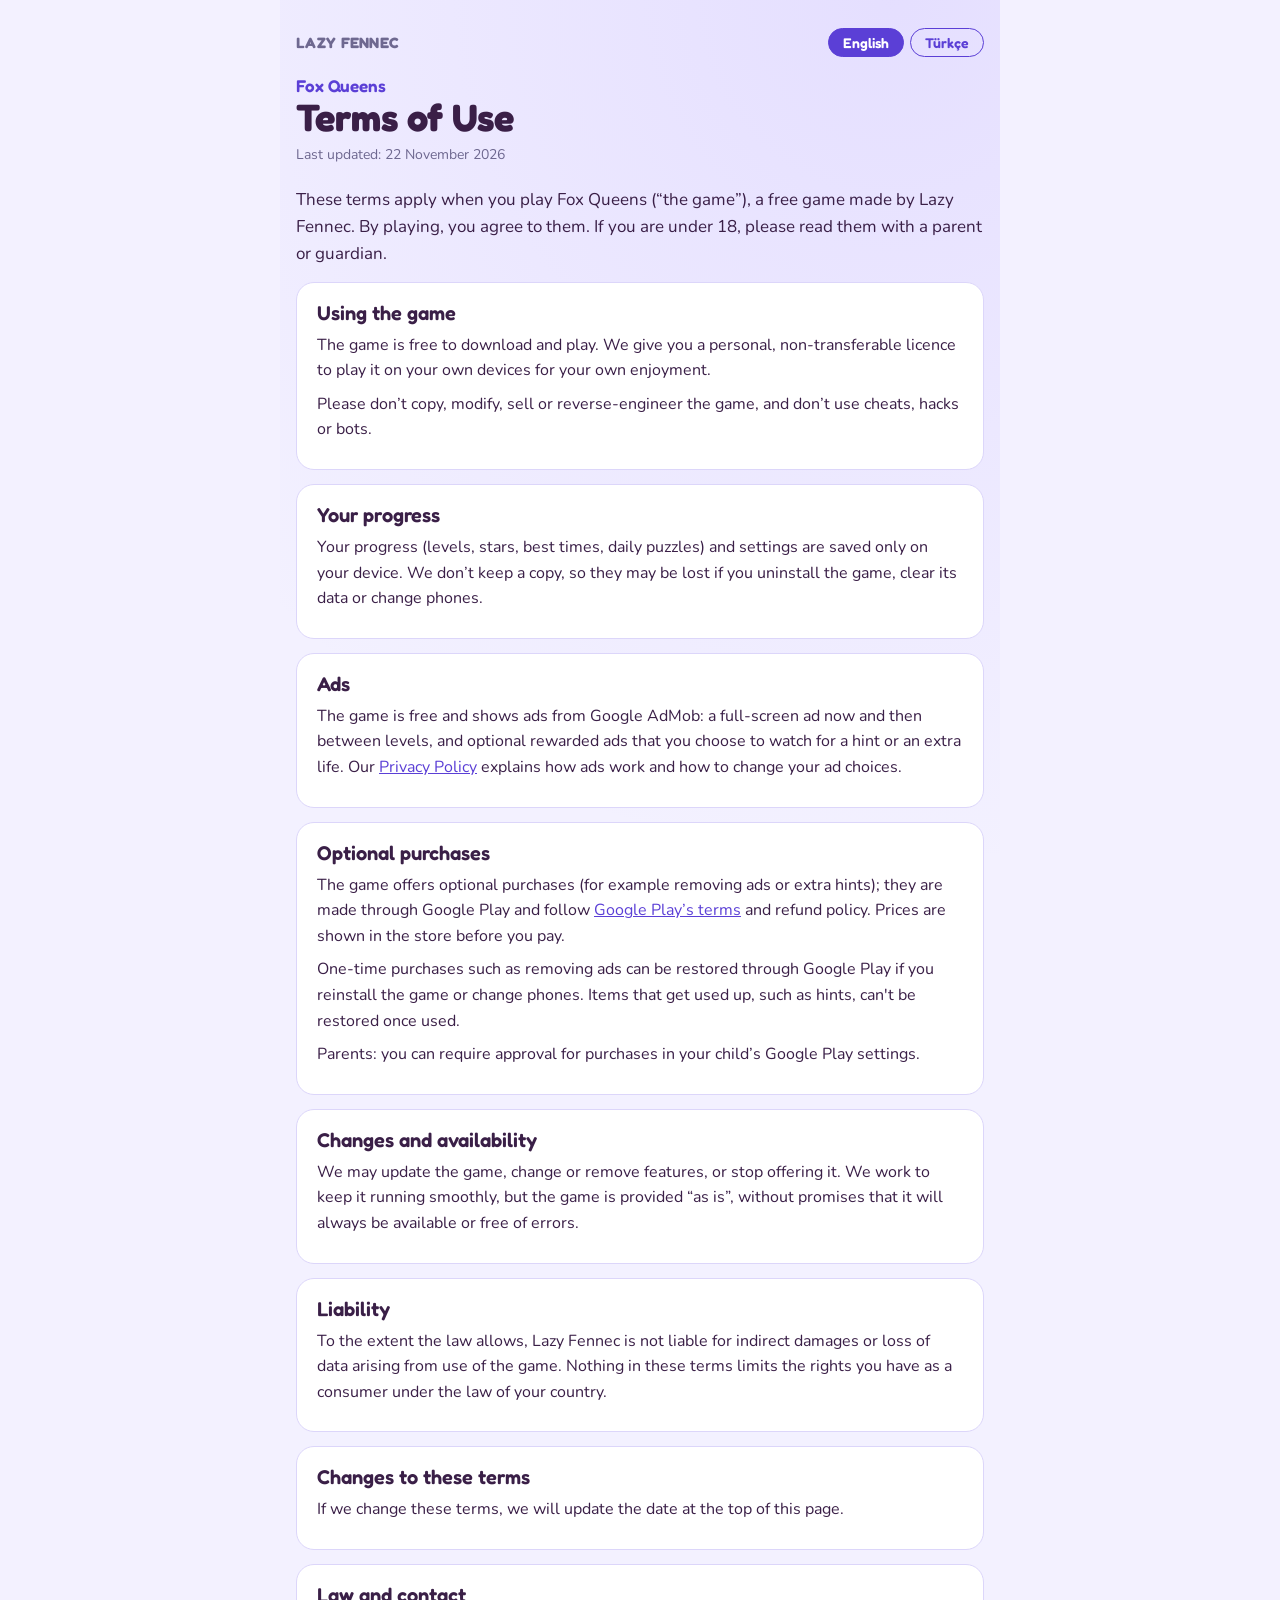
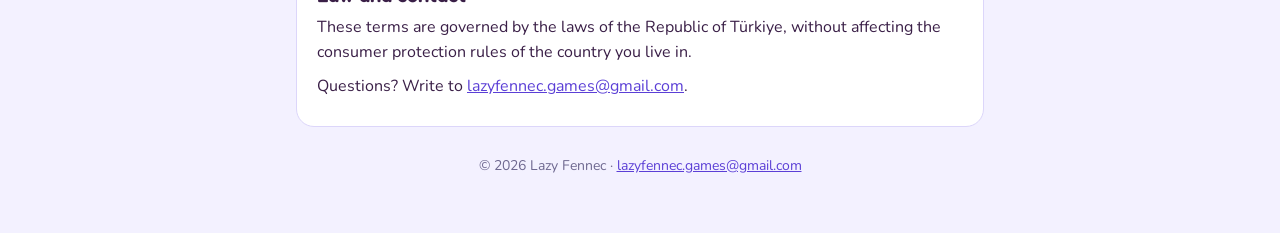
<file: foxqueens/terms.html>
<!doctype html><html lang="en"><head><meta charset="utf-8"><meta name="viewport" content="width=device-width,initial-scale=1,viewport-fit=cover">
<title>Terms of Use – Fox Queens</title><meta name="description" content="Terms of Use for Fox Queens by Lazy Fennec">
<link rel="preconnect" href="https://fonts.googleapis.com"><link rel="preconnect" href="https://fonts.gstatic.com" crossorigin>
<link rel="stylesheet" href="https://fonts.googleapis.com/css2?family=Fredoka:wght@600;700&family=Nunito:wght@400;600;700&display=swap">
<style>
:root{--bg:#FFF4F8;--card:#FFFFFF;--ink:#3A1F47;--soft:#7B6488;--line:#F3D7E4;--pink:#D63A78;--chip:#FFE3EF}
@media (prefers-color-scheme:dark){:root{--bg:#1E1426;--card:#2A1D35;--ink:#F6E9F2;--soft:#BBA5C8;--line:#3D2B4B;--pink:#FF7AAE;--chip:#3A2848}}
*{box-sizing:border-box}
body{margin:0;background:var(--bg);color:var(--ink);font:16px/1.6 "Nunito",system-ui,-apple-system,"Segoe UI",Roboto,sans-serif}
.wrap{max-width:720px;margin:0 auto;padding:28px max(16px,env(safe-area-inset-left)) 56px}
header{display:flex;flex-wrap:wrap;gap:12px;align-items:center;justify-content:space-between;margin-bottom:18px}
.brand{font:700 15px "Fredoka",system-ui,sans-serif;color:var(--soft);text-decoration:none;letter-spacing:.02em}
.langs{display:flex;gap:6px}
.langs button{font:600 14px "Fredoka",system-ui,sans-serif;border:1.5px solid var(--pink);background:transparent;color:var(--pink);border-radius:999px;padding:5px 14px;cursor:pointer}
.langs button[aria-pressed=true]{background:var(--pink);color:#fff}
h1{font:700 clamp(28px,6vw,38px)/1.15 "Fredoka",system-ui,sans-serif;margin:0 0 4px}
.game{font:600 17px "Fredoka",system-ui,sans-serif;color:var(--pink);margin:0}
.updated{color:var(--soft);font-size:14px;margin:4px 0 20px}
section{background:var(--card);border:1px solid var(--line);border-radius:18px;padding:18px 20px;margin:14px 0}
h2{font:600 20px "Fredoka",system-ui,sans-serif;margin:0 0 6px}
p{margin:8px 0}
a{color:var(--pink)}
.intro p{font-size:17px}
footer{color:var(--soft);font-size:14px;margin-top:28px;text-align:center}
.cards{display:grid;gap:14px}
.card{display:block;background:var(--card);border:1px solid var(--line);border-radius:18px;padding:18px 20px;text-decoration:none;color:var(--ink)}
.card b{font:700 20px "Fredoka",system-ui,sans-serif;display:block}
.links{display:flex;flex-wrap:wrap;gap:8px;margin-top:10px}
.links a{background:var(--chip);border-radius:999px;padding:6px 14px;text-decoration:none;font-weight:600}
body.space{--bg:#F3F1FF;--line:#DCD6FA;--pink:#5B3FD6;--chip:#E6E0FF;--soft:#6E6890}
@media (prefers-color-scheme:dark){body.space{--bg:#0F0E24;--card:#1A1838;--ink:#ECEAFF;--soft:#A9A4D6;--line:#2E2A5A;--pink:#A48CFF;--chip:#2A2556}}
body.space .wrap{background:radial-gradient(circle at 85% 0,rgba(164,140,255,.18),transparent 45%)}
.card .tag{font:600 13px "Fredoka",system-ui,sans-serif;color:var(--soft);display:block;margin:2px 0 6px}
.card.space{border-color:#DCD6FA}.card.space .links a{background:#E6E0FF;color:#5B3FD6}
@media (prefers-color-scheme:dark){.card.space .links a{background:#2A2556;color:#C3B4FF}}
</style></head><body data-game="Fox Queens" class="space"><div class="wrap">
<header><a class="brand" href="../index.html">LAZY FENNEC</a><div class="langs"><button data-l="en" aria-pressed="true">English</button><button data-l="tr" aria-pressed="false">Türkçe</button></div></header>
<main data-lang="en"><p class="game">Fox Queens</p><h1>Terms of Use</h1><p class="updated">Last updated: 22 November 2026</p>
<div class="intro"><p>These terms apply when you play Fox Queens (“the game”), a free game made by Lazy Fennec. By playing, you agree to them. If you are under 18, please read them with a parent or guardian.</p></div>
<section><h2>Using the game</h2><p>The game is free to download and play. We give you a personal, non-transferable licence to play it on your own devices for your own enjoyment.</p><p>Please don’t copy, modify, sell or reverse-engineer the game, and don’t use cheats, hacks or bots.</p></section>
<section><h2>Your progress</h2><p>Your progress (levels, stars, best times, daily puzzles) and settings are saved only on your device. We don’t keep a copy, so they may be lost if you uninstall the game, clear its data or change phones.</p></section>
<section><h2>Ads</h2><p>The game is free and shows ads from Google AdMob: a full-screen ad now and then between levels, and optional rewarded ads that you choose to watch for a hint or an extra life. Our <a href="https://lazyfennecgames.github.io/foxqueens/privacy.html">Privacy Policy</a> explains how ads work and how to change your ad choices.</p></section>
<section><h2>Optional purchases</h2><p>The game offers optional purchases (for example removing ads or extra hints); they are made through Google Play and follow <a href="https://play.google.com/about/play-terms/">Google Play’s terms</a> and refund policy. Prices are shown in the store before you pay.</p><p>One-time purchases such as removing ads can be restored through Google Play if you reinstall the game or change phones. Items that get used up, such as hints, can't be restored once used.</p><p>Parents: you can require approval for purchases in your child’s Google Play settings.</p></section>
<section><h2>Changes and availability</h2><p>We may update the game, change or remove features, or stop offering it. We work to keep it running smoothly, but the game is provided “as is”, without promises that it will always be available or free of errors.</p></section>
<section><h2>Liability</h2><p>To the extent the law allows, Lazy Fennec is not liable for indirect damages or loss of data arising from use of the game. Nothing in these terms limits the rights you have as a consumer under the law of your country.</p></section>
<section><h2>Changes to these terms</h2><p>If we change these terms, we will update the date at the top of this page.</p></section>
<section><h2>Law and contact</h2><p>These terms are governed by the laws of the Republic of Türkiye, without affecting the consumer protection rules of the country you live in.</p><p>Questions? Write to <a href="mailto:lazyfennec.games@gmail.com">lazyfennec.games@gmail.com</a>.</p></section>
</main>
<main data-lang="tr" hidden><p class="game">Fox Queens</p><h1>Kullanım Şartları</h1><p class="updated">Son güncelleme: 22 Kasım 2026</p>
<div class="intro"><p>Bu şartlar, Lazy Fennec tarafından yapılan ücretsiz oyun Fox Queens’i (“oyun”) oynadığında geçerlidir. Oyunu oynayarak bu şartları kabul etmiş olursun. 18 yaşından küçüksen lütfen bir ebeveynin ya da velinle birlikte oku.</p></div>
<section><h2>Oyunun kullanımı</h2><p>Oyunu indirmek ve oynamak ücretsizdir. Sana oyunu kendi cihazlarında, kendi eğlencen için oynaman amacıyla kişisel ve devredilemez bir kullanım izni veriyoruz.</p><p>Lütfen oyunu kopyalama, değiştirme, satma ya da tersine mühendislik yapma; hile, hack ya da bot kullanma.</p></section>
<section><h2>İlerlemen</h2><p>İlerlemen (seviyeler, yıldızlar, en iyi süreler, günlük bulmacalar) ve ayarların sadece cihazında saklanır. Bizde bir kopyası yoktur; oyunu silersen, verilerini temizlersen ya da telefon değiştirirsen kaybolabilir.</p></section>
<section><h2>Reklamlar</h2><p>Oyun ücretsizdir ve Google AdMob reklamları gösterir: seviyeler arasında ara sıra tam ekran reklam ve ipucu ya da ekstra can için kendi isteğinle izlediğin ödüllü reklamlar. Reklamların nasıl çalıştığını ve reklam tercihlerini nasıl değiştireceğini <a href="https://lazyfennecgames.github.io/foxqueens/privacy.html">Gizlilik Politikamız</a> anlatır.</p></section>
<section><h2>İsteğe bağlı satın almalar</h2><p>Oyunda isteğe bağlı satın almalar vardır (örneğin reklamları kaldırma ya da ekstra ipucu); bunlar Google Play üzerinden yapılır ve <a href="https://play.google.com/about/play-terms/">Google Play şartlarına</a> ve iade politikasına tabidir. Fiyatlar ödeme yapmadan önce mağazada gösterilir.</p><p>Reklamları kaldırma gibi tek seferlik satın almalar, oyunu yeniden yüklersen ya da telefon değiştirirsen Google Play üzerinden geri yüklenebilir. İpucu gibi kullanınca biten ürünler, kullanıldıktan sonra geri yüklenemez.</p><p>Ebeveynler: Çocuğunuzun Google Play ayarlarından satın almalar için onay şartı koyabilirsiniz.</p></section>
<section><h2>Değişiklikler ve erişilebilirlik</h2><p>Oyunu güncelleyebilir, özellikleri değiştirebilir ya da kaldırabilir veya oyunu yayından kaldırabiliriz. Oyunun sorunsuz çalışması için çalışırız ama oyun “olduğu gibi” sunulur; her zaman erişilebilir ya da hatasız olacağına dair söz verilmez.</p></section>
<section><h2>Sorumluluk</h2><p>Yasaların izin verdiği ölçüde Lazy Fennec, oyunun kullanımından doğan dolaylı zararlardan ya da veri kaybından sorumlu değildir. Bu şartlar, ülkenin yasalarına göre tüketici olarak sahip olduğun hakları sınırlamaz.</p></section>
<section><h2>Şartlardaki değişiklikler</h2><p>Bu şartları değiştirirsek sayfanın üstündeki tarihi güncelleriz.</p></section>
<section><h2>Hukuk ve iletişim</h2><p>Bu şartlar, yaşadığın ülkenin tüketiciyi koruma kurallarını etkilemeksizin Türkiye Cumhuriyeti yasalarına tabidir.</p><p>Soruların mı var? <a href="mailto:lazyfennec.games@gmail.com">lazyfennec.games@gmail.com</a> adresine yaz.</p></section>
</main>
<footer>© 2026 Lazy Fennec · <a href="mailto:lazyfennec.games@gmail.com">lazyfennec.games@gmail.com</a></footer></div><script>
(function(){var q=new URLSearchParams(location.search).get('lang')||'';var nav=(navigator.language||'en').toLowerCase();
var l=(q||nav).slice(0,2)==='tr'?'tr':'en';show(l);
document.querySelectorAll('.langs button').forEach(function(b){b.onclick=function(){show(b.dataset.l)}});
function show(l){document.documentElement.lang=l;document.querySelectorAll('[data-lang]').forEach(function(e){e.hidden=e.dataset.lang!==l});
document.querySelectorAll('.langs button').forEach(function(b){b.setAttribute('aria-pressed',b.dataset.l===l)});
var t=document.querySelector('[data-lang="'+l+'"] h1');if(t)document.title=t.textContent+' – '+document.body.dataset.game;}})();
</script></body></html>
</file>
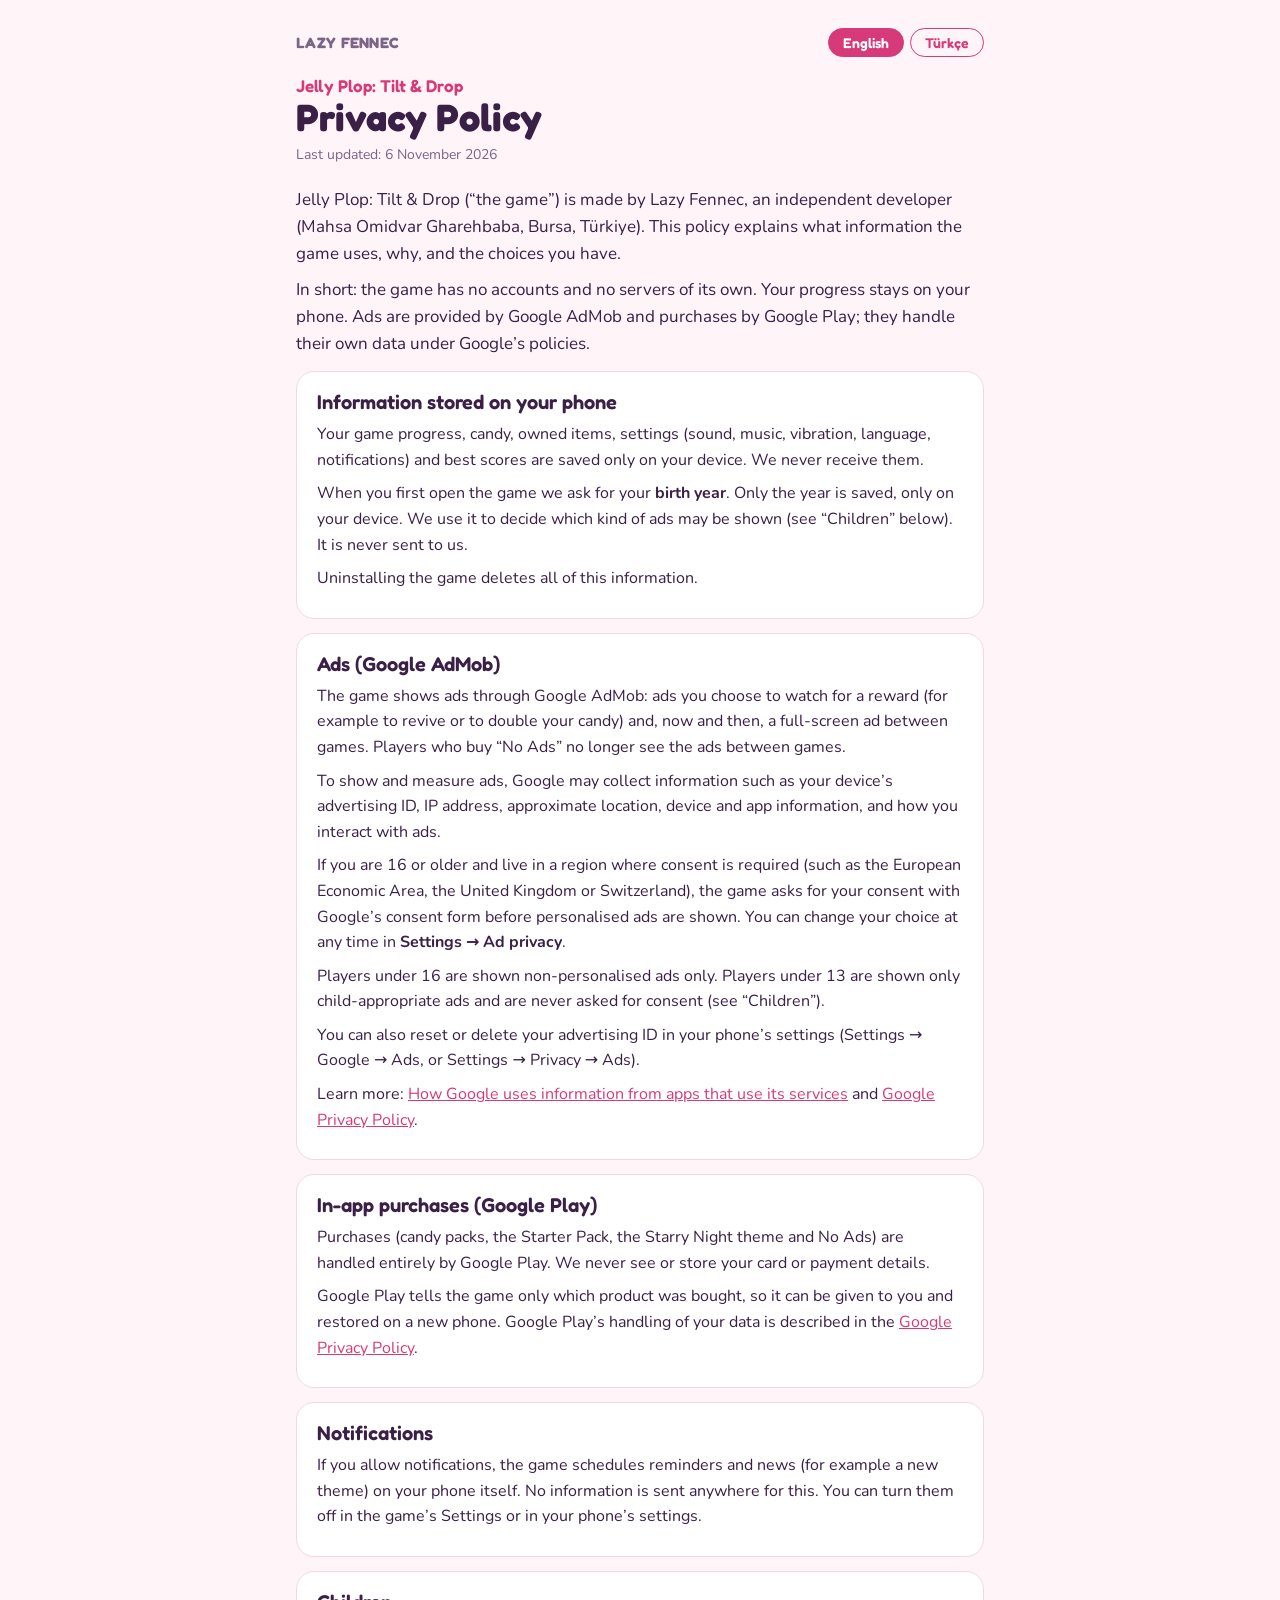
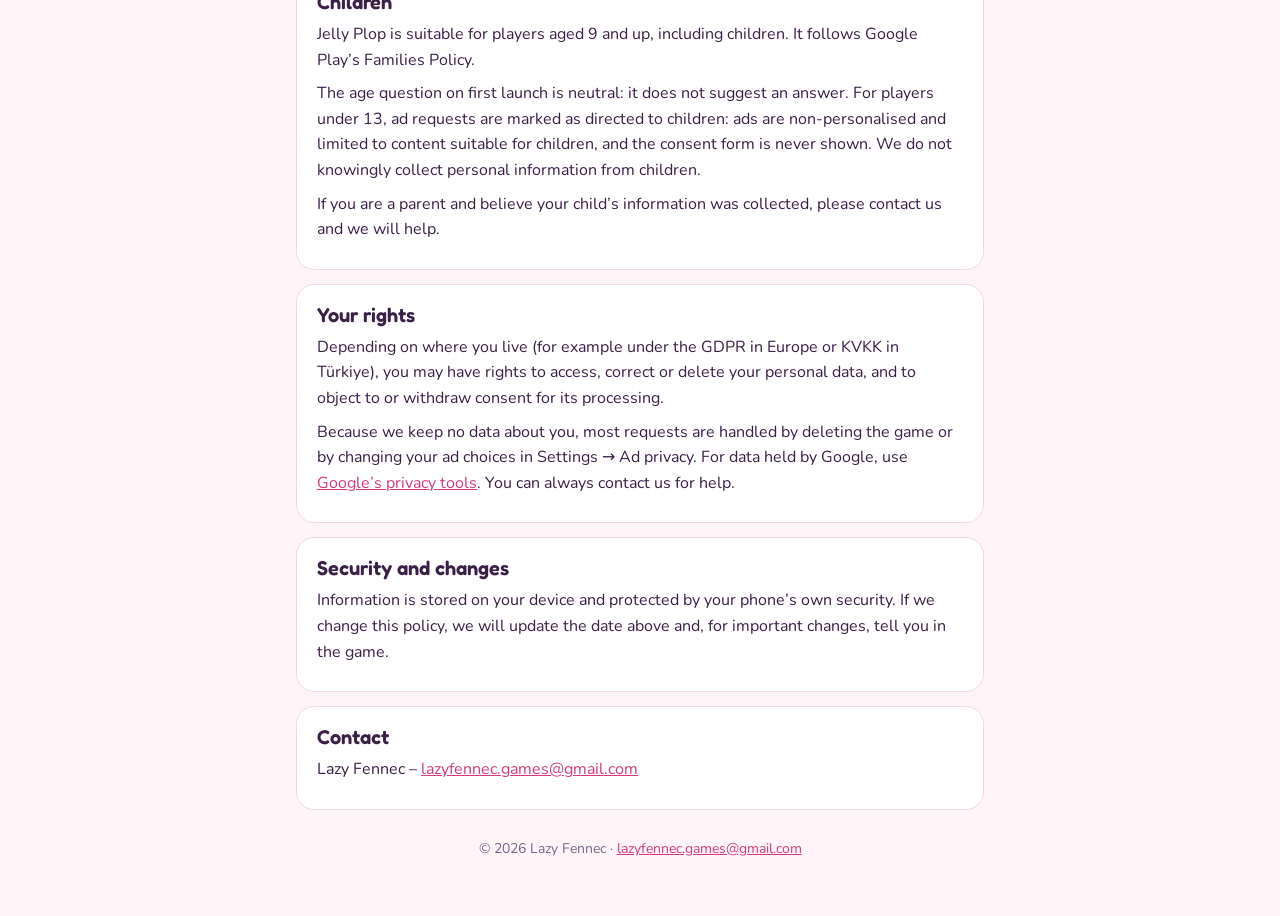
<file: jellyplop/privacy.html>
<!doctype html><html lang="en"><head><meta charset="utf-8"><meta name="viewport" content="width=device-width,initial-scale=1,viewport-fit=cover">
<title>Privacy Policy – Jelly Plop</title><meta name="description" content="Privacy Policy for Jelly Plop: Tilt & Drop by Lazy Fennec">
<link rel="preconnect" href="https://fonts.googleapis.com"><link rel="preconnect" href="https://fonts.gstatic.com" crossorigin>
<link rel="stylesheet" href="https://fonts.googleapis.com/css2?family=Fredoka:wght@600;700&family=Nunito:wght@400;600;700&display=swap">
<style>
:root{--bg:#FFF4F8;--card:#FFFFFF;--ink:#3A1F47;--soft:#7B6488;--line:#F3D7E4;--pink:#D63A78;--chip:#FFE3EF}
@media (prefers-color-scheme:dark){:root{--bg:#1E1426;--card:#2A1D35;--ink:#F6E9F2;--soft:#BBA5C8;--line:#3D2B4B;--pink:#FF7AAE;--chip:#3A2848}}
*{box-sizing:border-box}
body{margin:0;background:var(--bg);color:var(--ink);font:16px/1.6 "Nunito",system-ui,-apple-system,"Segoe UI",Roboto,sans-serif}
.wrap{max-width:720px;margin:0 auto;padding:28px max(16px,env(safe-area-inset-left)) 56px}
header{display:flex;flex-wrap:wrap;gap:12px;align-items:center;justify-content:space-between;margin-bottom:18px}
.brand{font:700 15px "Fredoka",system-ui,sans-serif;color:var(--soft);text-decoration:none;letter-spacing:.02em}
.langs{display:flex;gap:6px}
.langs button{font:600 14px "Fredoka",system-ui,sans-serif;border:1.5px solid var(--pink);background:transparent;color:var(--pink);border-radius:999px;padding:5px 14px;cursor:pointer}
.langs button[aria-pressed=true]{background:var(--pink);color:#fff}
h1{font:700 clamp(28px,6vw,38px)/1.15 "Fredoka",system-ui,sans-serif;margin:0 0 4px}
.game{font:600 17px "Fredoka",system-ui,sans-serif;color:var(--pink);margin:0}
.updated{color:var(--soft);font-size:14px;margin:4px 0 20px}
section{background:var(--card);border:1px solid var(--line);border-radius:18px;padding:18px 20px;margin:14px 0}
h2{font:600 20px "Fredoka",system-ui,sans-serif;margin:0 0 6px}
p{margin:8px 0}
a{color:var(--pink)}
.intro p{font-size:17px}
footer{color:var(--soft);font-size:14px;margin-top:28px;text-align:center}
.cards{display:grid;gap:14px}
.card{display:block;background:var(--card);border:1px solid var(--line);border-radius:18px;padding:18px 20px;text-decoration:none;color:var(--ink)}
.card b{font:700 20px "Fredoka",system-ui,sans-serif;display:block}
.links{display:flex;flex-wrap:wrap;gap:8px;margin-top:10px}
.links a{background:var(--chip);border-radius:999px;padding:6px 14px;text-decoration:none;font-weight:600}
</style></head><body><div class="wrap">
<header><a class="brand" href="../index.html">LAZY FENNEC</a><div class="langs"><button data-l="en" aria-pressed="true">English</button><button data-l="tr" aria-pressed="false">Türkçe</button></div></header>
<main data-lang="en"><p class="game">Jelly Plop: Tilt &amp; Drop</p><h1>Privacy Policy</h1><p class="updated">Last updated: 6 November 2026</p>
<div class="intro"><p>Jelly Plop: Tilt & Drop (“the game”) is made by Lazy Fennec, an independent developer (Mahsa Omidvar Gharehbaba, Bursa, Türkiye). This policy explains what information the game uses, why, and the choices you have.</p><p>In short: the game has no accounts and no servers of its own. Your progress stays on your phone. Ads are provided by Google AdMob and purchases by Google Play; they handle their own data under Google’s policies.</p></div>
<section><h2>Information stored on your phone</h2><p>Your game progress, candy, owned items, settings (sound, music, vibration, language, notifications) and best scores are saved only on your device. We never receive them.</p><p>When you first open the game we ask for your <b>birth year</b>. Only the year is saved, only on your device. We use it to decide which kind of ads may be shown (see “Children” below). It is never sent to us.</p><p>Uninstalling the game deletes all of this information.</p></section>
<section><h2>Ads (Google AdMob)</h2><p>The game shows ads through Google AdMob: ads you choose to watch for a reward (for example to revive or to double your candy) and, now and then, a full-screen ad between games. Players who buy “No Ads” no longer see the ads between games.</p><p>To show and measure ads, Google may collect information such as your device’s advertising ID, IP address, approximate location, device and app information, and how you interact with ads.</p><p>If you are 16 or older and live in a region where consent is required (such as the European Economic Area, the United Kingdom or Switzerland), the game asks for your consent with Google’s consent form before personalised ads are shown. You can change your choice at any time in <b>Settings → Ad privacy</b>.</p><p>Players under 16 are shown non-personalised ads only. Players under 13 are shown only child-appropriate ads and are never asked for consent (see “Children”).</p><p>You can also reset or delete your advertising ID in your phone’s settings (Settings → Google → Ads, or Settings → Privacy → Ads).</p><p>Learn more: <a href="https://policies.google.com/technologies/partner-sites">How Google uses information from apps that use its services</a> and <a href="https://policies.google.com/privacy">Google Privacy Policy</a>.</p></section>
<section><h2>In-app purchases (Google Play)</h2><p>Purchases (candy packs, the Starter Pack, the Starry Night theme and No Ads) are handled entirely by Google Play. We never see or store your card or payment details.</p><p>Google Play tells the game only which product was bought, so it can be given to you and restored on a new phone. Google Play’s handling of your data is described in the <a href="https://policies.google.com/privacy">Google Privacy Policy</a>.</p></section>
<section><h2>Notifications</h2><p>If you allow notifications, the game schedules reminders and news (for example a new theme) on your phone itself. No information is sent anywhere for this. You can turn them off in the game’s Settings or in your phone’s settings.</p></section>
<section><h2>Children</h2><p>Jelly Plop is suitable for players aged 9 and up, including children. It follows Google Play’s Families Policy.</p><p>The age question on first launch is neutral: it does not suggest an answer. For players under 13, ad requests are marked as directed to children: ads are non-personalised and limited to content suitable for children, and the consent form is never shown. We do not knowingly collect personal information from children.</p><p>If you are a parent and believe your child’s information was collected, please contact us and we will help.</p></section>
<section><h2>Your rights</h2><p>Depending on where you live (for example under the GDPR in Europe or KVKK in Türkiye), you may have rights to access, correct or delete your personal data, and to object to or withdraw consent for its processing.</p><p>Because we keep no data about you, most requests are handled by deleting the game or by changing your ad choices in Settings → Ad privacy. For data held by Google, use <a href="https://myaccount.google.com/data-and-privacy">Google’s privacy tools</a>. You can always contact us for help.</p></section>
<section><h2>Security and changes</h2><p>Information is stored on your device and protected by your phone’s own security. If we change this policy, we will update the date above and, for important changes, tell you in the game.</p></section>
<section><h2>Contact</h2><p>Lazy Fennec – <a href="mailto:lazyfennec.games@gmail.com">lazyfennec.games@gmail.com</a></p></section>
</main>
<main data-lang="tr" hidden><p class="game">Jelly Plop: Tilt &amp; Drop</p><h1>Gizlilik Politikası</h1><p class="updated">Son güncelleme: 6 Kasım 2026</p>
<div class="intro"><p>Jelly Plop: Tilt & Drop (“oyun”), bağımsız geliştirici Lazy Fennec (Mahsa Omidvar Gharehbaba, Bursa, Türkiye) tarafından yapılmıştır. Bu politika, oyunun hangi bilgileri neden kullandığını ve sahip olduğun seçenekleri açıklar.</p><p>Kısacası: Oyunun hesap sistemi ve kendi sunucusu yoktur. İlerlemen telefonunda kalır. Reklamları Google AdMob, satın almaları Google Play sağlar; bu hizmetler kendi verilerini Google’ın politikalarına göre işler.</p></div>
<section><h2>Telefonunda saklanan bilgiler</h2><p>Oyun ilerlemen, şekerlerin, sahip olduğun eşyalar, ayarların (ses, müzik, titreşim, dil, bildirimler) ve rekorların sadece cihazında saklanır. Bunlar bize hiçbir zaman gelmez.</p><p>Oyunu ilk açtığında <b>doğum yılını</b> sorarız. Sadece yıl kaydedilir, sadece cihazında. Hangi tür reklamların gösterilebileceğine karar vermek için kullanılır (aşağıdaki “Çocuklar” bölümüne bak). Bize gönderilmez.</p><p>Oyunu sildiğinde bu bilgilerin hepsi silinir.</p></section>
<section><h2>Reklamlar (Google AdMob)</h2><p>Oyun, Google AdMob aracılığıyla reklam gösterir: ödül için kendi isteğinle izlediğin reklamlar (örneğin canlanmak ya da şekerini ikiye katlamak için) ve ara sıra oyunlar arasında tam ekran reklamlar. “No Ads” satın alan oyuncular oyunlar arasındaki reklamları artık görmez.</p><p>Google, reklamları göstermek ve ölçmek için cihazının reklam kimliği, IP adresi, yaklaşık konum, cihaz ve uygulama bilgileri ile reklamlarla etkileşimin gibi bilgileri toplayabilir.</p><p>16 yaşında ya da daha büyüksen ve onay gerektiren bir bölgede yaşıyorsan (Avrupa Ekonomik Alanı, Birleşik Krallık, İsviçre gibi), kişiselleştirilmiş reklamlar gösterilmeden önce Google’ın onay formuyla iznin istenir. Tercihini istediğin zaman <b>Ayarlar → Reklam gizliliği</b> bölümünden değiştirebilirsin.</p><p>16 yaşından küçük oyunculara sadece kişiselleştirilmemiş reklamlar gösterilir. 13 yaşından küçük oyunculara sadece çocuklara uygun reklamlar gösterilir ve onlardan hiçbir zaman onay istenmez (“Çocuklar” bölümüne bak).</p><p>Reklam kimliğini telefonunun ayarlarından da sıfırlayabilir ya da silebilirsin (Ayarlar → Google → Reklamlar ya da Ayarlar → Gizlilik → Reklamlar).</p><p>Daha fazla bilgi: <a href="https://policies.google.com/technologies/partner-sites?hl=tr">Google, hizmetlerini kullanan uygulamalardan gelen bilgileri nasıl kullanır</a> ve <a href="https://policies.google.com/privacy?hl=tr">Google Gizlilik Politikası</a>.</p></section>
<section><h2>Uygulama içi satın almalar (Google Play)</h2><p>Satın almalar (şeker paketleri, Başlangıç Paketi, Yıldızlı Gece teması ve No Ads) tamamen Google Play tarafından yapılır. Kart ya da ödeme bilgilerini hiçbir zaman görmeyiz ve saklamayız.</p><p>Google Play oyuna sadece hangi ürünün satın alındığını bildirir; böylece ürün sana verilir ve yeni bir telefonda geri yüklenebilir. Google Play’in verilerini nasıl işlediği <a href="https://policies.google.com/privacy?hl=tr">Google Gizlilik Politikası</a>’nda açıklanır.</p></section>
<section><h2>Bildirimler</h2><p>Bildirimlere izin verirsen oyun, hatırlatmaları ve haberleri (örneğin yeni bir tema) doğrudan telefonunda planlar. Bunun için hiçbir yere bilgi gönderilmez. Bildirimleri oyunun Ayarlar bölümünden ya da telefonunun ayarlarından kapatabilirsin.</p></section>
<section><h2>Çocuklar</h2><p>Jelly Plop, çocuklar dahil 9 yaş ve üstündeki oyunculara uygundur ve Google Play Aile Politikası’na uyar.</p><p>İlk açılıştaki yaş sorusu tarafsızdır, bir cevap önermez. 13 yaşından küçük oyuncular için reklam istekleri çocuklara yönelik olarak işaretlenir: reklamlar kişiselleştirilmez, çocuklara uygun içerikle sınırlıdır ve onay formu hiç gösterilmez. Çocuklardan bilerek kişisel bilgi toplamayız.</p><p>Bir ebeveyn olarak çocuğunun bilgilerinin toplandığını düşünüyorsan lütfen bize yaz, yardımcı olalım.</p></section>
<section><h2>Hakların</h2><p>Yaşadığın yere göre (örneğin Türkiye’de KVKK, Avrupa’da GDPR kapsamında) kişisel verilerine erişme, bunları düzeltme ya da silme, işlenmesine itiraz etme ve verdiğin onayı geri çekme hakların olabilir.</p><p>Hakkında hiçbir veri tutmadığımız için taleplerin çoğu oyunu silerek ya da Ayarlar → Reklam gizliliği bölümünden reklam tercihlerini değiştirerek karşılanır. Google’ın tuttuğu veriler için <a href="https://myaccount.google.com/data-and-privacy?hl=tr">Google gizlilik araçlarını</a> kullanabilirsin. Her zaman bize de yazabilirsin.</p></section>
<section><h2>Güvenlik ve değişiklikler</h2><p>Bilgiler cihazında saklanır ve telefonunun kendi güvenlik önlemleriyle korunur. Bu politikayı değiştirirsek yukarıdaki tarihi güncelleriz; önemli değişiklikleri oyun içinde de bildiririz.</p></section>
<section><h2>İletişim</h2><p>Lazy Fennec – <a href="mailto:lazyfennec.games@gmail.com">lazyfennec.games@gmail.com</a></p></section>
</main>
<footer>© 2026 Lazy Fennec · <a href="mailto:lazyfennec.games@gmail.com">lazyfennec.games@gmail.com</a></footer></div><script>
(function(){var q=new URLSearchParams(location.search).get('lang')||'';var nav=(navigator.language||'en').toLowerCase();
var l=(q||nav).slice(0,2)==='tr'?'tr':'en';show(l);
document.querySelectorAll('.langs button').forEach(function(b){b.onclick=function(){show(b.dataset.l)}});
function show(l){document.documentElement.lang=l;document.querySelectorAll('[data-lang]').forEach(function(e){e.hidden=e.dataset.lang!==l});
document.querySelectorAll('.langs button').forEach(function(b){b.setAttribute('aria-pressed',b.dataset.l===l)});
var t=document.querySelector('[data-lang="'+l+'"] h1');if(t)document.title=t.textContent+' – Jelly Plop';}})();
</script></body></html>
</file>
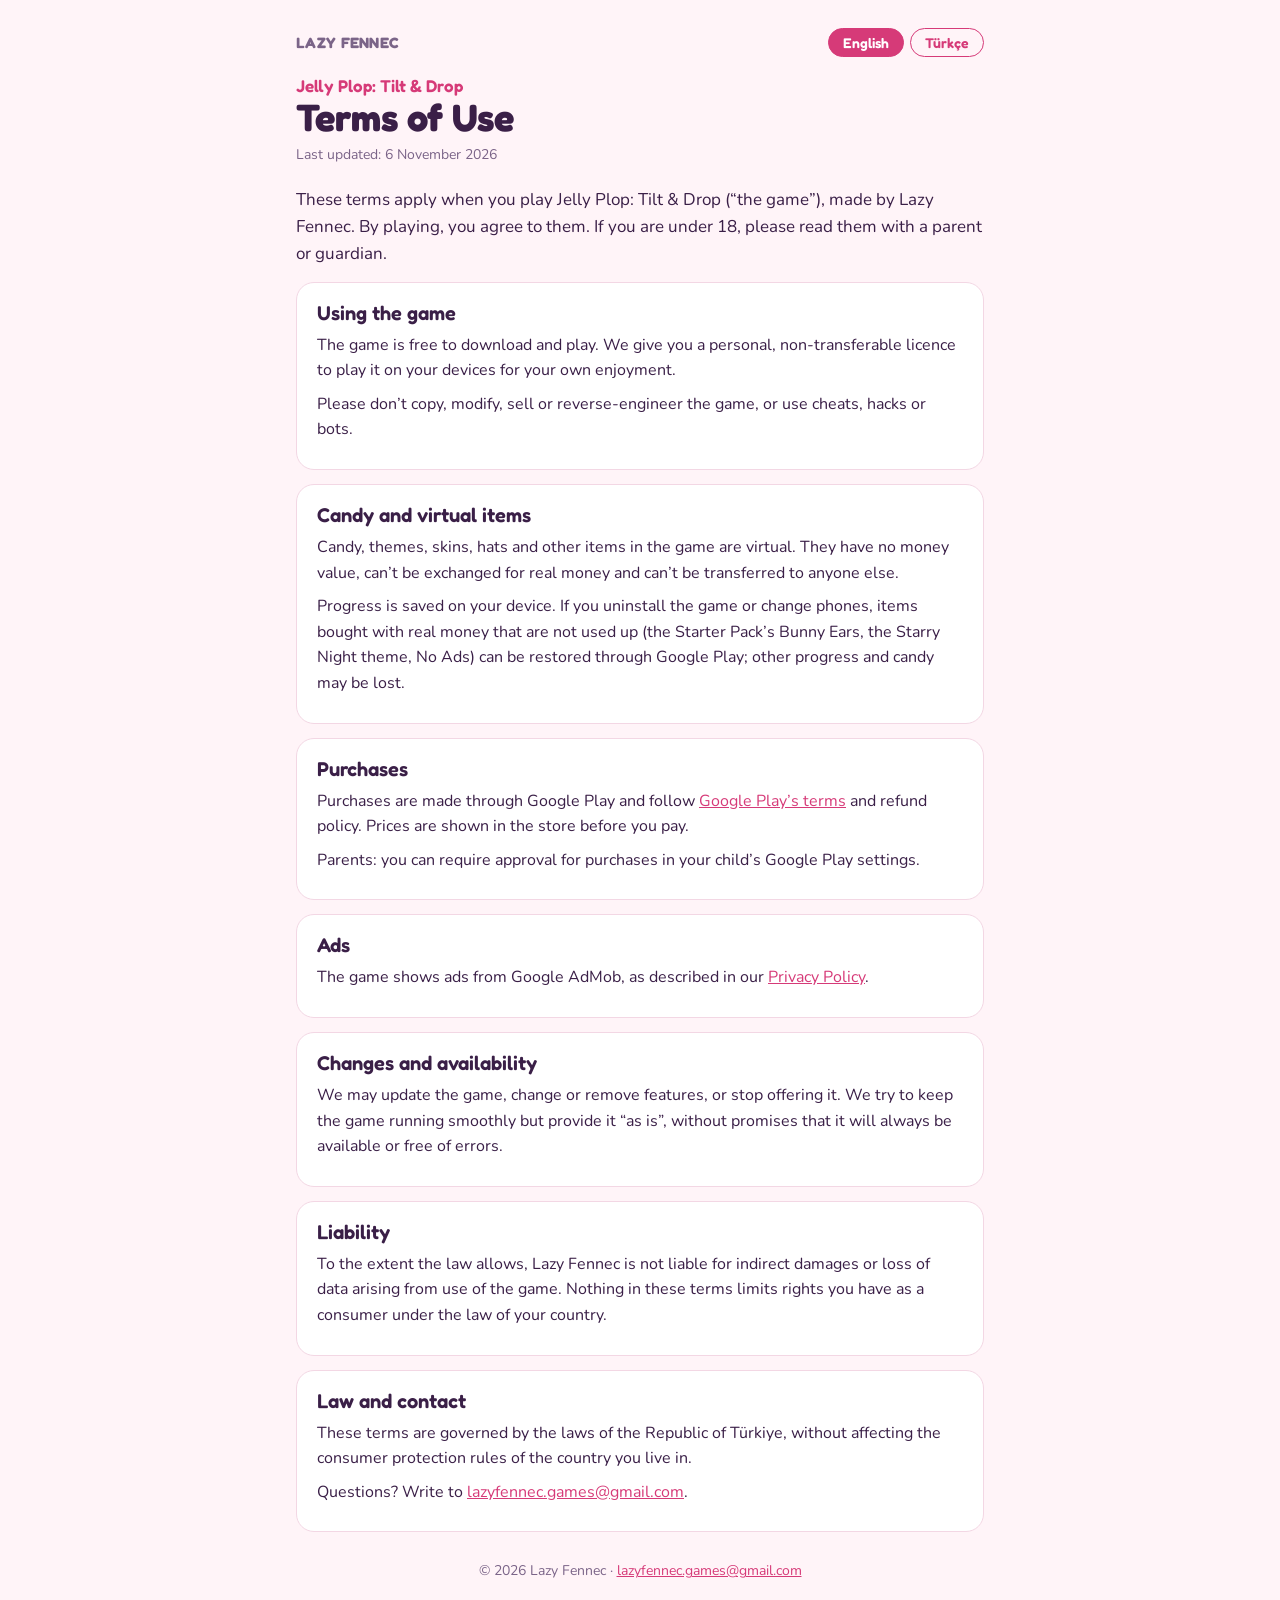
<file: jellyplop/terms.html>
<!doctype html><html lang="en"><head><meta charset="utf-8"><meta name="viewport" content="width=device-width,initial-scale=1,viewport-fit=cover">
<title>Terms of Use – Jelly Plop</title><meta name="description" content="Terms of Use for Jelly Plop: Tilt & Drop by Lazy Fennec">
<link rel="preconnect" href="https://fonts.googleapis.com"><link rel="preconnect" href="https://fonts.gstatic.com" crossorigin>
<link rel="stylesheet" href="https://fonts.googleapis.com/css2?family=Fredoka:wght@600;700&family=Nunito:wght@400;600;700&display=swap">
<style>
:root{--bg:#FFF4F8;--card:#FFFFFF;--ink:#3A1F47;--soft:#7B6488;--line:#F3D7E4;--pink:#D63A78;--chip:#FFE3EF}
@media (prefers-color-scheme:dark){:root{--bg:#1E1426;--card:#2A1D35;--ink:#F6E9F2;--soft:#BBA5C8;--line:#3D2B4B;--pink:#FF7AAE;--chip:#3A2848}}
*{box-sizing:border-box}
body{margin:0;background:var(--bg);color:var(--ink);font:16px/1.6 "Nunito",system-ui,-apple-system,"Segoe UI",Roboto,sans-serif}
.wrap{max-width:720px;margin:0 auto;padding:28px max(16px,env(safe-area-inset-left)) 56px}
header{display:flex;flex-wrap:wrap;gap:12px;align-items:center;justify-content:space-between;margin-bottom:18px}
.brand{font:700 15px "Fredoka",system-ui,sans-serif;color:var(--soft);text-decoration:none;letter-spacing:.02em}
.langs{display:flex;gap:6px}
.langs button{font:600 14px "Fredoka",system-ui,sans-serif;border:1.5px solid var(--pink);background:transparent;color:var(--pink);border-radius:999px;padding:5px 14px;cursor:pointer}
.langs button[aria-pressed=true]{background:var(--pink);color:#fff}
h1{font:700 clamp(28px,6vw,38px)/1.15 "Fredoka",system-ui,sans-serif;margin:0 0 4px}
.game{font:600 17px "Fredoka",system-ui,sans-serif;color:var(--pink);margin:0}
.updated{color:var(--soft);font-size:14px;margin:4px 0 20px}
section{background:var(--card);border:1px solid var(--line);border-radius:18px;padding:18px 20px;margin:14px 0}
h2{font:600 20px "Fredoka",system-ui,sans-serif;margin:0 0 6px}
p{margin:8px 0}
a{color:var(--pink)}
.intro p{font-size:17px}
footer{color:var(--soft);font-size:14px;margin-top:28px;text-align:center}
.cards{display:grid;gap:14px}
.card{display:block;background:var(--card);border:1px solid var(--line);border-radius:18px;padding:18px 20px;text-decoration:none;color:var(--ink)}
.card b{font:700 20px "Fredoka",system-ui,sans-serif;display:block}
.links{display:flex;flex-wrap:wrap;gap:8px;margin-top:10px}
.links a{background:var(--chip);border-radius:999px;padding:6px 14px;text-decoration:none;font-weight:600}
</style></head><body><div class="wrap">
<header><a class="brand" href="../index.html">LAZY FENNEC</a><div class="langs"><button data-l="en" aria-pressed="true">English</button><button data-l="tr" aria-pressed="false">Türkçe</button></div></header>
<main data-lang="en"><p class="game">Jelly Plop: Tilt &amp; Drop</p><h1>Terms of Use</h1><p class="updated">Last updated: 6 November 2026</p>
<div class="intro"><p>These terms apply when you play Jelly Plop: Tilt & Drop (“the game”), made by Lazy Fennec. By playing, you agree to them. If you are under 18, please read them with a parent or guardian.</p></div>
<section><h2>Using the game</h2><p>The game is free to download and play. We give you a personal, non-transferable licence to play it on your devices for your own enjoyment.</p><p>Please don’t copy, modify, sell or reverse-engineer the game, or use cheats, hacks or bots.</p></section>
<section><h2>Candy and virtual items</h2><p>Candy, themes, skins, hats and other items in the game are virtual. They have no money value, can’t be exchanged for real money and can’t be transferred to anyone else.</p><p>Progress is saved on your device. If you uninstall the game or change phones, items bought with real money that are not used up (the Starter Pack’s Bunny Ears, the Starry Night theme, No Ads) can be restored through Google Play; other progress and candy may be lost.</p></section>
<section><h2>Purchases</h2><p>Purchases are made through Google Play and follow <a href="https://play.google.com/about/play-terms/">Google Play’s terms</a> and refund policy. Prices are shown in the store before you pay.</p><p>Parents: you can require approval for purchases in your child’s Google Play settings.</p></section>
<section><h2>Ads</h2><p>The game shows ads from Google AdMob, as described in our <a href="privacy.html">Privacy Policy</a>.</p></section>
<section><h2>Changes and availability</h2><p>We may update the game, change or remove features, or stop offering it. We try to keep the game running smoothly but provide it “as is”, without promises that it will always be available or free of errors.</p></section>
<section><h2>Liability</h2><p>To the extent the law allows, Lazy Fennec is not liable for indirect damages or loss of data arising from use of the game. Nothing in these terms limits rights you have as a consumer under the law of your country.</p></section>
<section><h2>Law and contact</h2><p>These terms are governed by the laws of the Republic of Türkiye, without affecting the consumer protection rules of the country you live in.</p><p>Questions? Write to <a href="mailto:lazyfennec.games@gmail.com">lazyfennec.games@gmail.com</a>.</p></section>
</main>
<main data-lang="tr" hidden><p class="game">Jelly Plop: Tilt &amp; Drop</p><h1>Kullanım Şartları</h1><p class="updated">Son güncelleme: 6 Kasım 2026</p>
<div class="intro"><p>Bu şartlar, Lazy Fennec tarafından yapılan Jelly Plop: Tilt & Drop’u (“oyun”) oynadığında geçerlidir. Oyunu oynayarak bu şartları kabul etmiş olursun. 18 yaşından küçüksen lütfen bir ebeveynin ya da velinle birlikte oku.</p></div>
<section><h2>Oyunun kullanımı</h2><p>Oyunu indirmek ve oynamak ücretsizdir. Sana oyunu kendi cihazlarında, kendi eğlencen için oynaman amacıyla kişisel ve devredilemez bir kullanım izni veriyoruz.</p><p>Lütfen oyunu kopyalama, değiştirme, satma ya da tersine mühendislik yapma; hile, hack ya da bot kullanma.</p></section>
<section><h2>Şekerler ve sanal eşyalar</h2><p>Oyundaki şekerler, temalar, jöleler, şapkalar ve diğer eşyalar sanaldır. Parasal değerleri yoktur, gerçek paraya çevrilemez ve başkasına devredilemez.</p><p>İlerlemen cihazında kaydedilir. Oyunu silersen ya da telefon değiştirirsen, gerçek parayla alınan ve tükenmeyen ürünler (Başlangıç Paketi’ndeki Tavşan Kulakları, Yıldızlı Gece teması, No Ads) Google Play üzerinden geri yüklenebilir; diğer ilerlemen ve şekerlerin kaybolabilir.</p></section>
<section><h2>Satın almalar</h2><p>Satın almalar Google Play üzerinden yapılır ve <a href="https://play.google.com/about/play-terms/">Google Play şartlarına</a> ve iade politikasına tabidir. Fiyatlar ödeme yapmadan önce mağazada gösterilir.</p><p>Ebeveynler: Çocuğunuzun Google Play ayarlarından satın almalar için onay şartı koyabilirsiniz.</p></section>
<section><h2>Reklamlar</h2><p>Oyun, <a href="privacy.html">Gizlilik Politikamızda</a> anlatıldığı şekilde Google AdMob reklamları gösterir.</p></section>
<section><h2>Değişiklikler ve erişilebilirlik</h2><p>Oyunu güncelleyebilir, özellikleri değiştirebilir ya da kaldırabilir veya oyunu yayından kaldırabiliriz. Oyunun sorunsuz çalışması için çalışırız ama oyun “olduğu gibi” sunulur; her zaman erişilebilir ya da hatasız olacağına dair söz verilmez.</p></section>
<section><h2>Sorumluluk</h2><p>Yasaların izin verdiği ölçüde Lazy Fennec, oyunun kullanımından doğan dolaylı zararlardan ya da veri kaybından sorumlu değildir. Bu şartlar, ülkenin yasalarına göre tüketici olarak sahip olduğun hakları sınırlamaz.</p></section>
<section><h2>Hukuk ve iletişim</h2><p>Bu şartlar, yaşadığın ülkenin tüketiciyi koruma kurallarını etkilemeksizin Türkiye Cumhuriyeti yasalarına tabidir.</p><p>Soruların mı var? <a href="mailto:lazyfennec.games@gmail.com">lazyfennec.games@gmail.com</a> adresine yaz.</p></section>
</main>
<footer>© 2026 Lazy Fennec · <a href="mailto:lazyfennec.games@gmail.com">lazyfennec.games@gmail.com</a></footer></div><script>
(function(){var q=new URLSearchParams(location.search).get('lang')||'';var nav=(navigator.language||'en').toLowerCase();
var l=(q||nav).slice(0,2)==='tr'?'tr':'en';show(l);
document.querySelectorAll('.langs button').forEach(function(b){b.onclick=function(){show(b.dataset.l)}});
function show(l){document.documentElement.lang=l;document.querySelectorAll('[data-lang]').forEach(function(e){e.hidden=e.dataset.lang!==l});
document.querySelectorAll('.langs button').forEach(function(b){b.setAttribute('aria-pressed',b.dataset.l===l)});
var t=document.querySelector('[data-lang="'+l+'"] h1');if(t)document.title=t.textContent+' – Jelly Plop';}})();
</script></body></html>
</file>
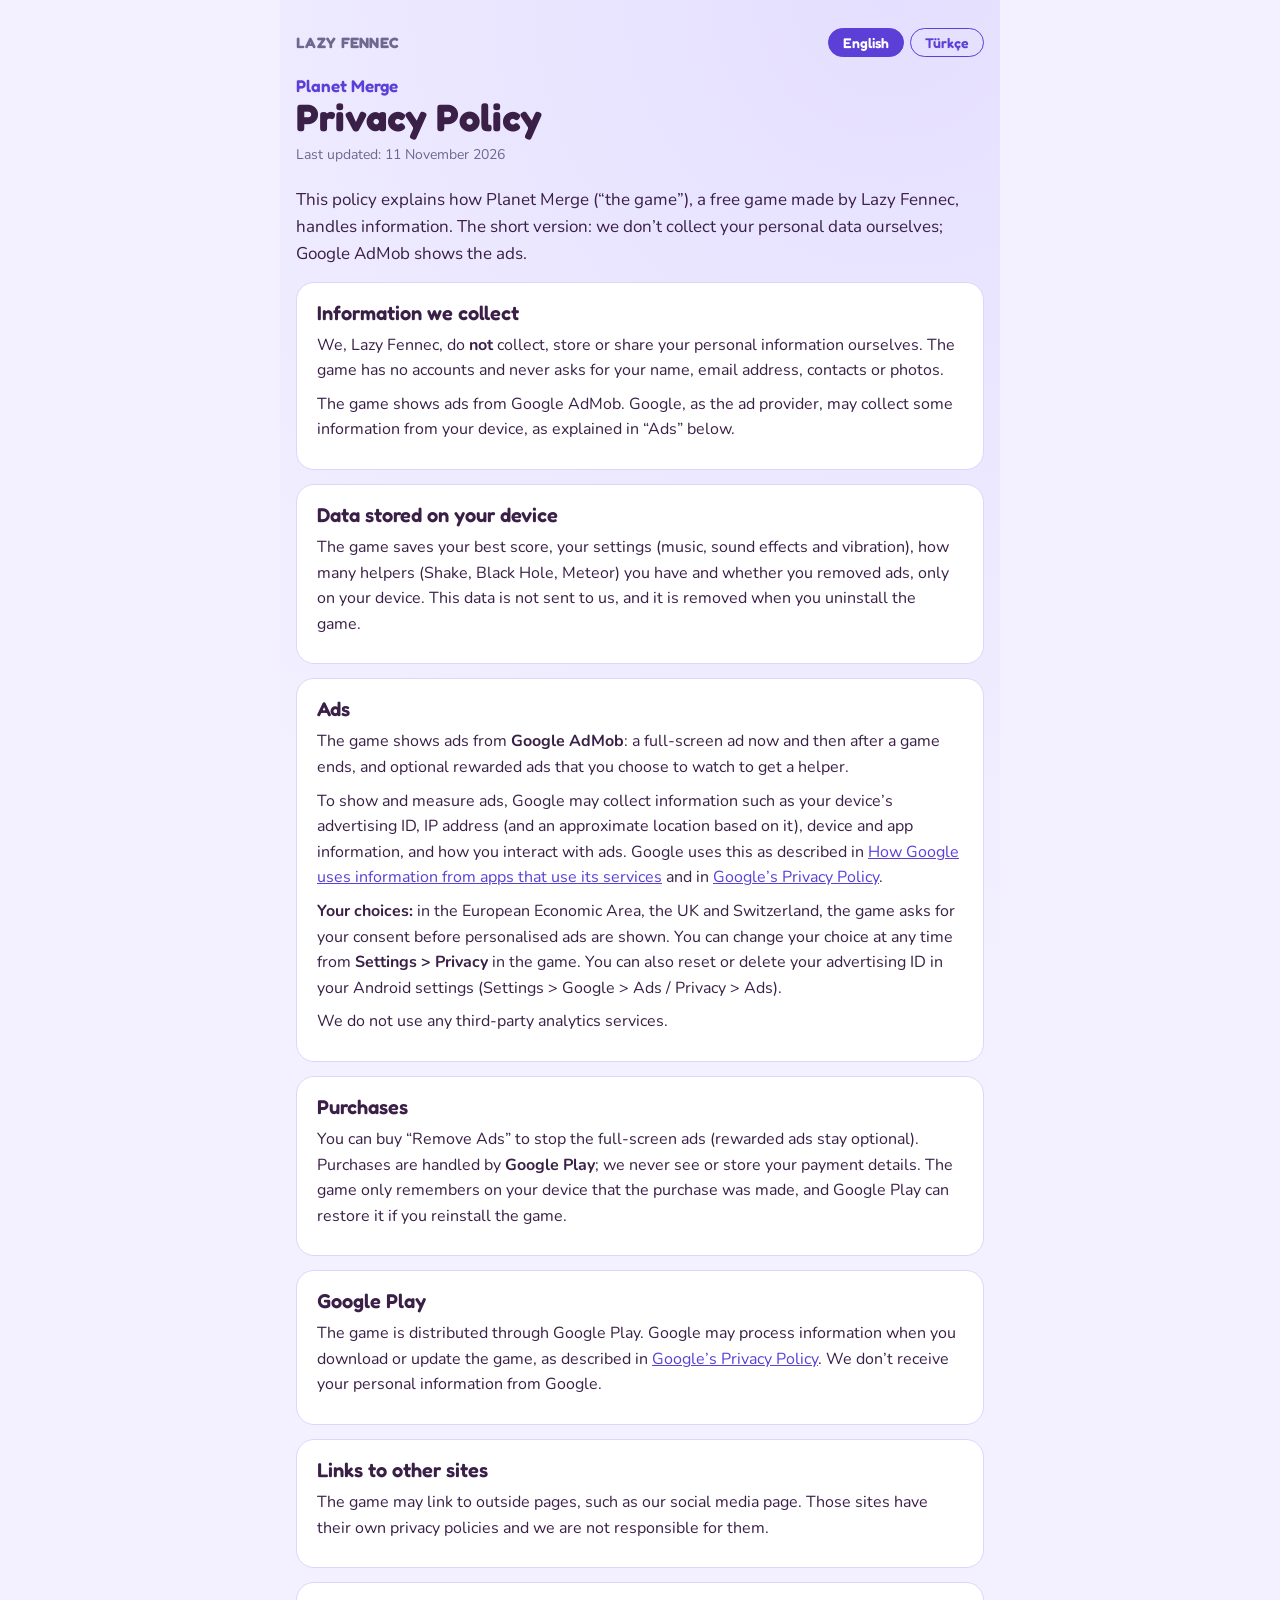
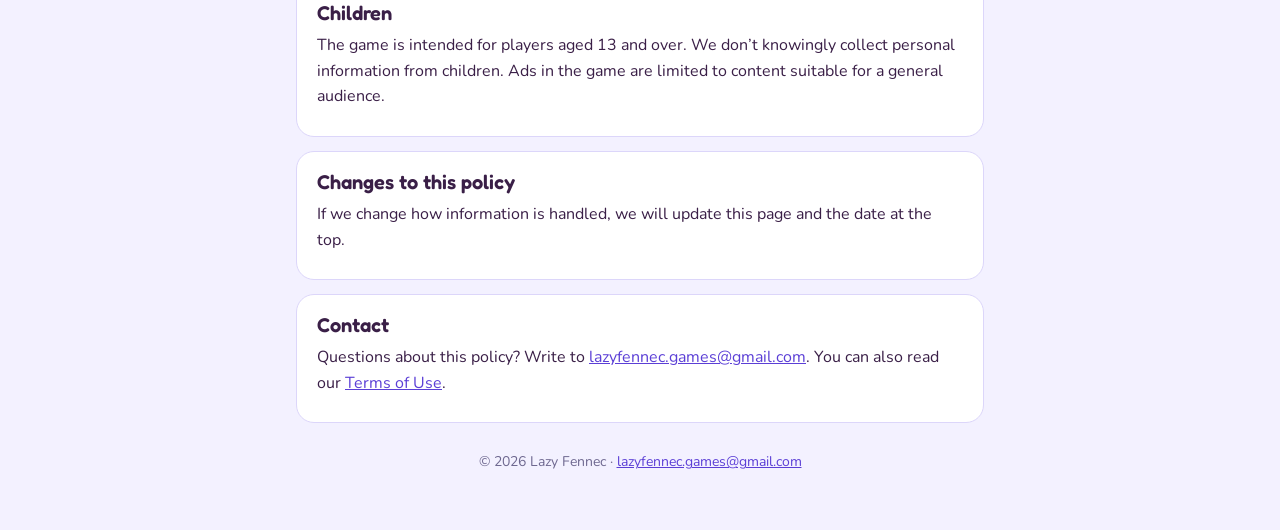
<file: planetmerge/privacy.html>
<!doctype html><html lang="en"><head><meta charset="utf-8"><meta name="viewport" content="width=device-width,initial-scale=1,viewport-fit=cover">
<title>Privacy Policy – Planet Merge</title><meta name="description" content="Privacy Policy for Planet Merge by Lazy Fennec">
<link rel="preconnect" href="https://fonts.googleapis.com"><link rel="preconnect" href="https://fonts.gstatic.com" crossorigin>
<link rel="stylesheet" href="https://fonts.googleapis.com/css2?family=Fredoka:wght@600;700&family=Nunito:wght@400;600;700&display=swap">
<style>
:root{--bg:#FFF4F8;--card:#FFFFFF;--ink:#3A1F47;--soft:#7B6488;--line:#F3D7E4;--pink:#D63A78;--chip:#FFE3EF}
@media (prefers-color-scheme:dark){:root{--bg:#1E1426;--card:#2A1D35;--ink:#F6E9F2;--soft:#BBA5C8;--line:#3D2B4B;--pink:#FF7AAE;--chip:#3A2848}}
*{box-sizing:border-box}
body{margin:0;background:var(--bg);color:var(--ink);font:16px/1.6 "Nunito",system-ui,-apple-system,"Segoe UI",Roboto,sans-serif}
.wrap{max-width:720px;margin:0 auto;padding:28px max(16px,env(safe-area-inset-left)) 56px}
header{display:flex;flex-wrap:wrap;gap:12px;align-items:center;justify-content:space-between;margin-bottom:18px}
.brand{font:700 15px "Fredoka",system-ui,sans-serif;color:var(--soft);text-decoration:none;letter-spacing:.02em}
.langs{display:flex;gap:6px}
.langs button{font:600 14px "Fredoka",system-ui,sans-serif;border:1.5px solid var(--pink);background:transparent;color:var(--pink);border-radius:999px;padding:5px 14px;cursor:pointer}
.langs button[aria-pressed=true]{background:var(--pink);color:#fff}
h1{font:700 clamp(28px,6vw,38px)/1.15 "Fredoka",system-ui,sans-serif;margin:0 0 4px}
.game{font:600 17px "Fredoka",system-ui,sans-serif;color:var(--pink);margin:0}
.updated{color:var(--soft);font-size:14px;margin:4px 0 20px}
section{background:var(--card);border:1px solid var(--line);border-radius:18px;padding:18px 20px;margin:14px 0}
h2{font:600 20px "Fredoka",system-ui,sans-serif;margin:0 0 6px}
p{margin:8px 0}
a{color:var(--pink)}
.intro p{font-size:17px}
footer{color:var(--soft);font-size:14px;margin-top:28px;text-align:center}
.cards{display:grid;gap:14px}
.card{display:block;background:var(--card);border:1px solid var(--line);border-radius:18px;padding:18px 20px;text-decoration:none;color:var(--ink)}
.card b{font:700 20px "Fredoka",system-ui,sans-serif;display:block}
.links{display:flex;flex-wrap:wrap;gap:8px;margin-top:10px}
.links a{background:var(--chip);border-radius:999px;padding:6px 14px;text-decoration:none;font-weight:600}
body.space{--bg:#F3F1FF;--line:#DCD6FA;--pink:#5B3FD6;--chip:#E6E0FF;--soft:#6E6890}
@media (prefers-color-scheme:dark){body.space{--bg:#0F0E24;--card:#1A1838;--ink:#ECEAFF;--soft:#A9A4D6;--line:#2E2A5A;--pink:#A48CFF;--chip:#2A2556}}
body.space .wrap{background:radial-gradient(circle at 85% 0,rgba(164,140,255,.18),transparent 45%)}
.card .tag{font:600 13px "Fredoka",system-ui,sans-serif;color:var(--soft);display:block;margin:2px 0 6px}
.card.space{border-color:#DCD6FA}.card.space .links a{background:#E6E0FF;color:#5B3FD6}
@media (prefers-color-scheme:dark){.card.space .links a{background:#2A2556;color:#C3B4FF}}
</style></head><body data-game="Planet Merge" class="space"><div class="wrap">
<header><a class="brand" href="../index.html">LAZY FENNEC</a><div class="langs"><button data-l="en" aria-pressed="true">English</button><button data-l="tr" aria-pressed="false">Türkçe</button></div></header>
<main data-lang="en"><p class="game">Planet Merge</p><h1>Privacy Policy</h1><p class="updated">Last updated: 11 November 2026</p>
<div class="intro"><p>This policy explains how Planet Merge (“the game”), a free game made by Lazy Fennec, handles information. The short version: we don’t collect your personal data ourselves; Google AdMob shows the ads.</p></div>
<section><h2>Information we collect</h2><p>We, Lazy Fennec, do <b>not</b> collect, store or share your personal information ourselves. The game has no accounts and never asks for your name, email address, contacts or photos.</p><p>The game shows ads from Google AdMob. Google, as the ad provider, may collect some information from your device, as explained in “Ads” below.</p></section>
<section><h2>Data stored on your device</h2><p>The game saves your best score, your settings (music, sound effects and vibration), how many helpers (Shake, Black Hole, Meteor) you have and whether you removed ads, only on your device. This data is not sent to us, and it is removed when you uninstall the game.</p></section>
<section><h2>Ads</h2><p>The game shows ads from <b>Google AdMob</b>: a full-screen ad now and then after a game ends, and optional rewarded ads that you choose to watch to get a helper.</p><p>To show and measure ads, Google may collect information such as your device’s advertising ID, IP address (and an approximate location based on it), device and app information, and how you interact with ads. Google uses this as described in <a href="https://policies.google.com/technologies/partner-sites">How Google uses information from apps that use its services</a> and in <a href="https://policies.google.com/privacy">Google’s Privacy Policy</a>.</p><p><b>Your choices:</b> in the European Economic Area, the UK and Switzerland, the game asks for your consent before personalised ads are shown. You can change your choice at any time from <b>Settings &gt; Privacy</b> in the game. You can also reset or delete your advertising ID in your Android settings (Settings &gt; Google &gt; Ads / Privacy &gt; Ads).</p><p>We do not use any third-party analytics services.</p></section>
<section><h2>Purchases</h2><p>You can buy “Remove Ads” to stop the full-screen ads (rewarded ads stay optional). Purchases are handled by <b>Google Play</b>; we never see or store your payment details. The game only remembers on your device that the purchase was made, and Google Play can restore it if you reinstall the game.</p></section>
<section><h2>Google Play</h2><p>The game is distributed through Google Play. Google may process information when you download or update the game, as described in <a href="https://policies.google.com/privacy">Google’s Privacy Policy</a>. We don’t receive your personal information from Google.</p></section>
<section><h2>Links to other sites</h2><p>The game may link to outside pages, such as our social media page. Those sites have their own privacy policies and we are not responsible for them.</p></section>
<section><h2>Children</h2><p>The game is intended for players aged 13 and over. We don’t knowingly collect personal information from children. Ads in the game are limited to content suitable for a general audience.</p></section>
<section><h2>Changes to this policy</h2><p>If we change how information is handled, we will update this page and the date at the top.</p></section>
<section><h2>Contact</h2><p>Questions about this policy? Write to <a href="mailto:lazyfennec.games@gmail.com">lazyfennec.games@gmail.com</a>. You can also read our <a href="terms.html">Terms of Use</a>.</p></section>
</main>
<main data-lang="tr" hidden><p class="game">Planet Merge</p><h1>Gizlilik Politikası</h1><p class="updated">Son güncelleme: 11 Kasım 2026</p>
<div class="intro"><p>Bu politika, Lazy Fennec tarafından yapılan ücretsiz oyun Planet Merge’ün (“oyun”) bilgileri nasıl ele aldığını açıklar. Kısaca: kişisel verilerini kendimiz toplamıyoruz; reklamları Google AdMob gösterir.</p></div>
<section><h2>Topladığımız bilgiler</h2><p>Biz, Lazy Fennec olarak kişisel bilgilerini kendimiz <b>toplamıyor, saklamıyor ve paylaşmıyoruz</b>. Oyunda hesap yoktur; adını, e-posta adresini, rehberini ya da fotoğraflarını asla istemez.</p><p>Oyunda Google AdMob reklamları gösterilir. Reklam sağlayıcısı olarak Google, aşağıdaki “Reklamlar” bölümünde anlatıldığı gibi cihazından bazı bilgiler toplayabilir.</p></section>
<section><h2>Cihazında saklanan veriler</h2><p>Oyun en yüksek skorunu, ayarlarını (müzik, ses efektleri ve titreşim), kaç yardımcın (Karıştır, Kara Delik, Meteor) olduğunu ve reklamları kaldırıp kaldırmadığını sadece cihazında saklar. Bu veriler bize gönderilmez; oyunu sildiğinde kaldırılır.</p></section>
<section><h2>Reklamlar</h2><p>Oyunda <b>Google AdMob</b> reklamları gösterilir: oyun bitince ara sıra tam ekran reklam ve bir yardımcı kazanmak için kendi isteğinle izlediğin ödüllü reklamlar.</p><p>Reklamları göstermek ve ölçmek için Google; cihazının reklam kimliği, IP adresi (ve buna dayalı yaklaşık konum), cihaz ve uygulama bilgileri ile reklamlarla etkileşimin gibi bilgileri toplayabilir. Google bu bilgileri <a href="https://policies.google.com/technologies/partner-sites">Google’ın, hizmetlerini kullanan uygulamalardan gelen bilgileri nasıl kullandığı</a> sayfasında ve <a href="https://policies.google.com/privacy">Google Gizlilik Politikası</a>’nda anlatıldığı şekilde kullanır.</p><p><b>Seçeneklerin:</b> Avrupa Ekonomik Alanı, Birleşik Krallık ve İsviçre’de oyun, kişiselleştirilmiş reklam göstermeden önce onayını ister. Tercihini oyunda <b>Ayarlar &gt; Privacy</b> bölümünden istediğin zaman değiştirebilirsin. Ayrıca Android ayarlarından (Ayarlar &gt; Google &gt; Reklamlar / Gizlilik &gt; Reklamlar) reklam kimliğini sıfırlayabilir ya da silebilirsin.</p><p>Üçüncü taraf analiz hizmeti kullanmıyoruz.</p></section>
<section><h2>Satın almalar</h2><p>Tam ekran reklamları kapatmak için “Remove Ads” satın alabilirsin (ödüllü reklamlar isteğe bağlı kalır). Satın almalar <b>Google Play</b> tarafından yapılır; ödeme bilgilerini asla görmeyiz ve saklamayız. Oyun sadece satın alma yapıldığını cihazında hatırlar; oyunu yeniden yüklersen Google Play satın almayı geri yükleyebilir.</p></section>
<section><h2>Google Play</h2><p>Oyun Google Play üzerinden dağıtılır. Google, oyunu indirdiğinde ya da güncellediğinde <a href="https://policies.google.com/privacy">Google Gizlilik Politikası</a>’nda anlatıldığı şekilde bilgi işleyebilir. Google’dan kişisel bilgilerini almıyoruz.</p></section>
<section><h2>Diğer sitelere bağlantılar</h2><p>Oyun, sosyal medya sayfamız gibi dış sayfalara bağlantı verebilir. Bu sitelerin kendi gizlilik politikaları vardır ve onlardan sorumlu değiliz.</p></section>
<section><h2>Çocuklar</h2><p>Oyun 13 yaş ve üzeri oyuncular içindir. Çocuklardan bilerek kişisel bilgi toplamıyoruz. Oyundaki reklamlar genel kitleye uygun içerikle sınırlıdır.</p></section>
<section><h2>Politikadaki değişiklikler</h2><p>Bilgilerin ele alınışını değiştirirsek bu sayfayı ve üstteki tarihi güncelleriz.</p></section>
<section><h2>İletişim</h2><p>Bu politika hakkında sorun mu var? <a href="mailto:lazyfennec.games@gmail.com">lazyfennec.games@gmail.com</a> adresine yaz. <a href="terms.html">Kullanım Şartlarımızı</a> da okuyabilirsin.</p></section>
</main>
<footer>© 2026 Lazy Fennec · <a href="mailto:lazyfennec.games@gmail.com">lazyfennec.games@gmail.com</a></footer></div><script>
(function(){var q=new URLSearchParams(location.search).get('lang')||'';var nav=(navigator.language||'en').toLowerCase();
var l=(q||nav).slice(0,2)==='tr'?'tr':'en';show(l);
document.querySelectorAll('.langs button').forEach(function(b){b.onclick=function(){show(b.dataset.l)}});
function show(l){document.documentElement.lang=l;document.querySelectorAll('[data-lang]').forEach(function(e){e.hidden=e.dataset.lang!==l});
document.querySelectorAll('.langs button').forEach(function(b){b.setAttribute('aria-pressed',b.dataset.l===l)});
var t=document.querySelector('[data-lang="'+l+'"] h1');if(t)document.title=t.textContent+' – '+document.body.dataset.game;}})();
</script></body></html>
</file>
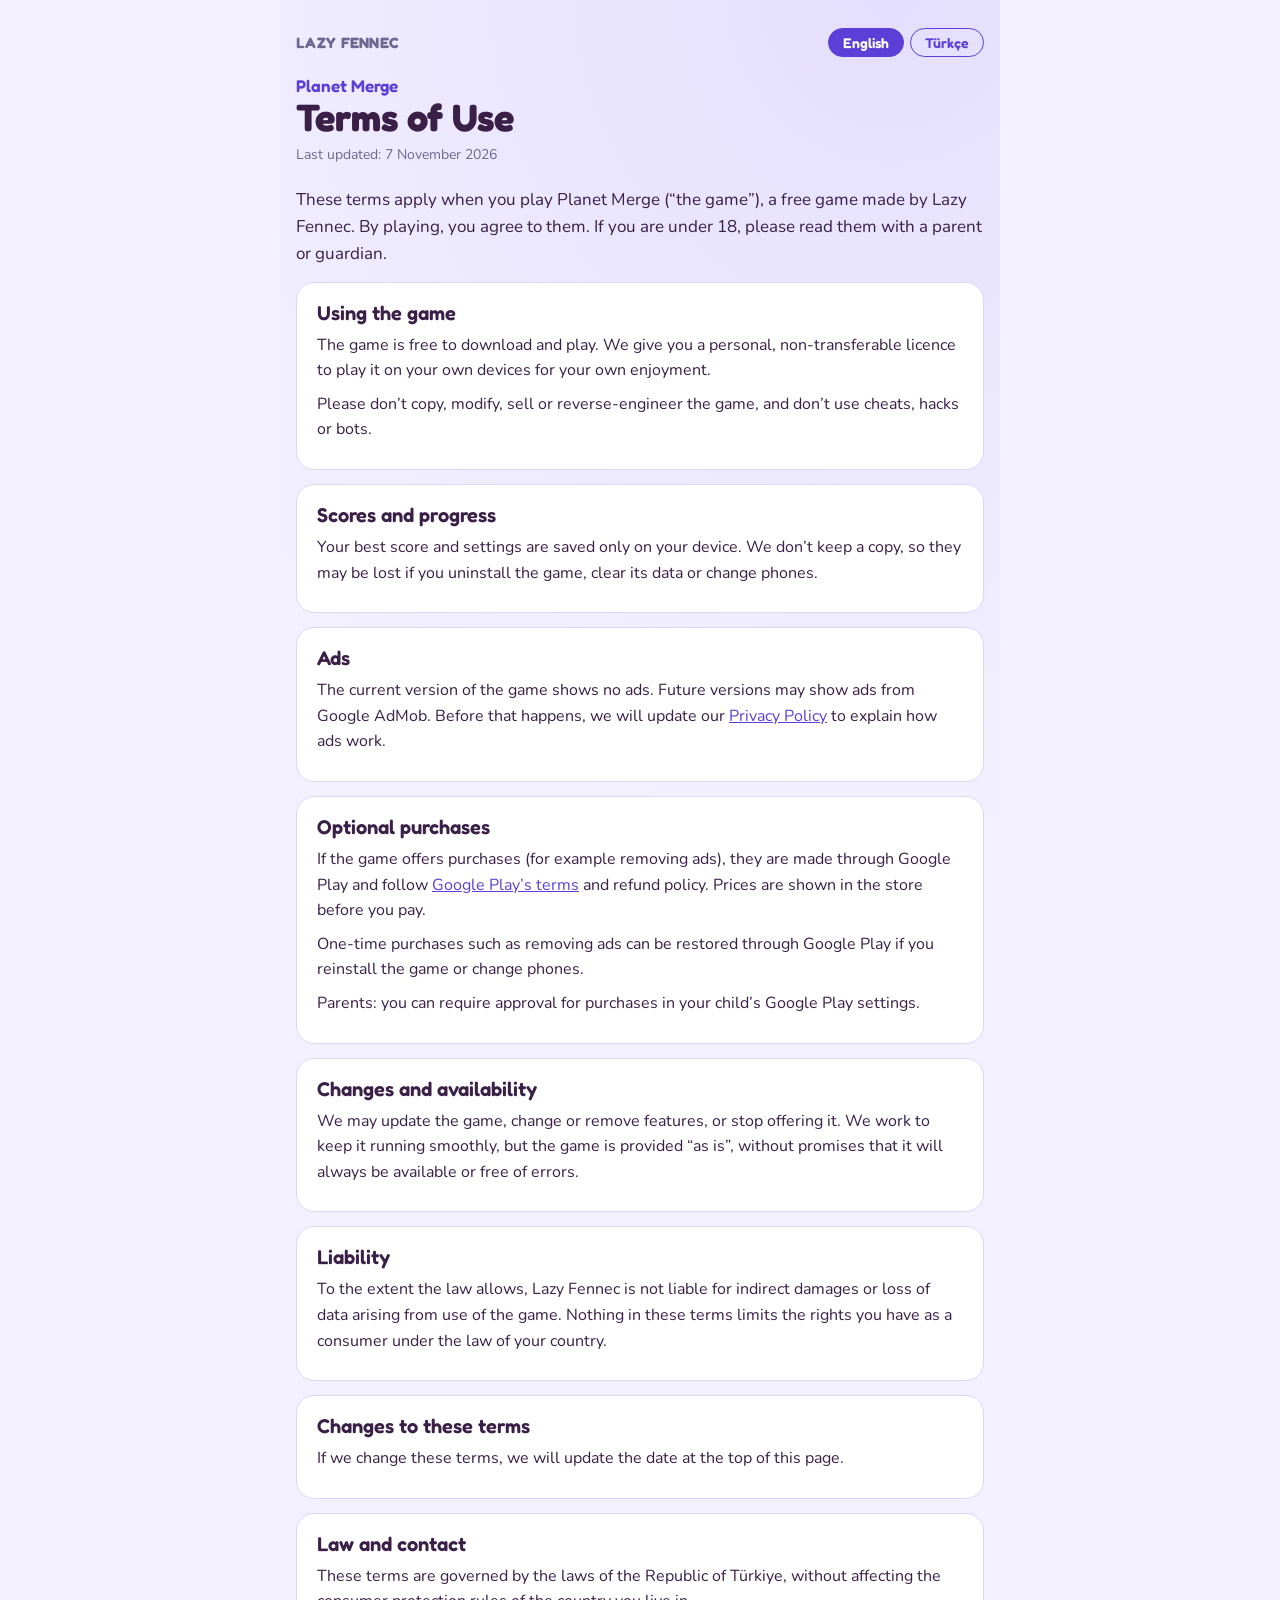
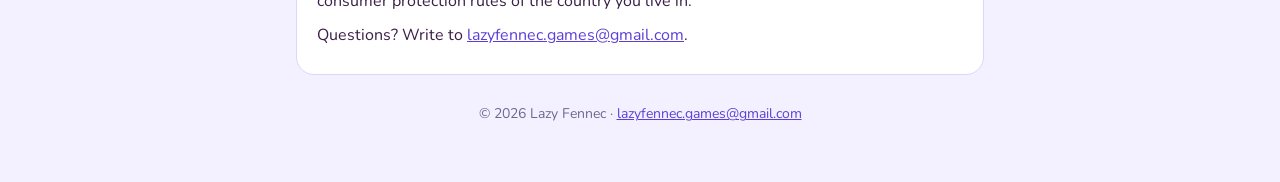
<file: planetmerge/terms.html>
<!doctype html><html lang="en"><head><meta charset="utf-8"><meta name="viewport" content="width=device-width,initial-scale=1,viewport-fit=cover">
<title>Terms of Use – Planet Merge</title><meta name="description" content="Terms of Use for Planet Merge by Lazy Fennec">
<link rel="preconnect" href="https://fonts.googleapis.com"><link rel="preconnect" href="https://fonts.gstatic.com" crossorigin>
<link rel="stylesheet" href="https://fonts.googleapis.com/css2?family=Fredoka:wght@600;700&family=Nunito:wght@400;600;700&display=swap">
<style>
:root{--bg:#FFF4F8;--card:#FFFFFF;--ink:#3A1F47;--soft:#7B6488;--line:#F3D7E4;--pink:#D63A78;--chip:#FFE3EF}
@media (prefers-color-scheme:dark){:root{--bg:#1E1426;--card:#2A1D35;--ink:#F6E9F2;--soft:#BBA5C8;--line:#3D2B4B;--pink:#FF7AAE;--chip:#3A2848}}
*{box-sizing:border-box}
body{margin:0;background:var(--bg);color:var(--ink);font:16px/1.6 "Nunito",system-ui,-apple-system,"Segoe UI",Roboto,sans-serif}
.wrap{max-width:720px;margin:0 auto;padding:28px max(16px,env(safe-area-inset-left)) 56px}
header{display:flex;flex-wrap:wrap;gap:12px;align-items:center;justify-content:space-between;margin-bottom:18px}
.brand{font:700 15px "Fredoka",system-ui,sans-serif;color:var(--soft);text-decoration:none;letter-spacing:.02em}
.langs{display:flex;gap:6px}
.langs button{font:600 14px "Fredoka",system-ui,sans-serif;border:1.5px solid var(--pink);background:transparent;color:var(--pink);border-radius:999px;padding:5px 14px;cursor:pointer}
.langs button[aria-pressed=true]{background:var(--pink);color:#fff}
h1{font:700 clamp(28px,6vw,38px)/1.15 "Fredoka",system-ui,sans-serif;margin:0 0 4px}
.game{font:600 17px "Fredoka",system-ui,sans-serif;color:var(--pink);margin:0}
.updated{color:var(--soft);font-size:14px;margin:4px 0 20px}
section{background:var(--card);border:1px solid var(--line);border-radius:18px;padding:18px 20px;margin:14px 0}
h2{font:600 20px "Fredoka",system-ui,sans-serif;margin:0 0 6px}
p{margin:8px 0}
a{color:var(--pink)}
.intro p{font-size:17px}
footer{color:var(--soft);font-size:14px;margin-top:28px;text-align:center}
.cards{display:grid;gap:14px}
.card{display:block;background:var(--card);border:1px solid var(--line);border-radius:18px;padding:18px 20px;text-decoration:none;color:var(--ink)}
.card b{font:700 20px "Fredoka",system-ui,sans-serif;display:block}
.links{display:flex;flex-wrap:wrap;gap:8px;margin-top:10px}
.links a{background:var(--chip);border-radius:999px;padding:6px 14px;text-decoration:none;font-weight:600}
body.space{--bg:#F3F1FF;--line:#DCD6FA;--pink:#5B3FD6;--chip:#E6E0FF;--soft:#6E6890}
@media (prefers-color-scheme:dark){body.space{--bg:#0F0E24;--card:#1A1838;--ink:#ECEAFF;--soft:#A9A4D6;--line:#2E2A5A;--pink:#A48CFF;--chip:#2A2556}}
body.space .wrap{background:radial-gradient(circle at 85% 0,rgba(164,140,255,.18),transparent 45%)}
.card .tag{font:600 13px "Fredoka",system-ui,sans-serif;color:var(--soft);display:block;margin:2px 0 6px}
.card.space{border-color:#DCD6FA}.card.space .links a{background:#E6E0FF;color:#5B3FD6}
@media (prefers-color-scheme:dark){.card.space .links a{background:#2A2556;color:#C3B4FF}}
</style></head><body data-game="Planet Merge" class="space"><div class="wrap">
<header><a class="brand" href="../index.html">LAZY FENNEC</a><div class="langs"><button data-l="en" aria-pressed="true">English</button><button data-l="tr" aria-pressed="false">Türkçe</button></div></header>
<main data-lang="en"><p class="game">Planet Merge</p><h1>Terms of Use</h1><p class="updated">Last updated: 7 November 2026</p>
<div class="intro"><p>These terms apply when you play Planet Merge (“the game”), a free game made by Lazy Fennec. By playing, you agree to them. If you are under 18, please read them with a parent or guardian.</p></div>
<section><h2>Using the game</h2><p>The game is free to download and play. We give you a personal, non-transferable licence to play it on your own devices for your own enjoyment.</p><p>Please don’t copy, modify, sell or reverse-engineer the game, and don’t use cheats, hacks or bots.</p></section>
<section><h2>Scores and progress</h2><p>Your best score and settings are saved only on your device. We don’t keep a copy, so they may be lost if you uninstall the game, clear its data or change phones.</p></section>
<section><h2>Ads</h2><p>The current version of the game shows no ads. Future versions may show ads from Google AdMob. Before that happens, we will update our <a href="https://lazyfennecgames.github.io/planetmerge/privacy.html">Privacy Policy</a> to explain how ads work.</p></section>
<section><h2>Optional purchases</h2><p>If the game offers purchases (for example removing ads), they are made through Google Play and follow <a href="https://play.google.com/about/play-terms/">Google Play’s terms</a> and refund policy. Prices are shown in the store before you pay.</p><p>One-time purchases such as removing ads can be restored through Google Play if you reinstall the game or change phones.</p><p>Parents: you can require approval for purchases in your child’s Google Play settings.</p></section>
<section><h2>Changes and availability</h2><p>We may update the game, change or remove features, or stop offering it. We work to keep it running smoothly, but the game is provided “as is”, without promises that it will always be available or free of errors.</p></section>
<section><h2>Liability</h2><p>To the extent the law allows, Lazy Fennec is not liable for indirect damages or loss of data arising from use of the game. Nothing in these terms limits the rights you have as a consumer under the law of your country.</p></section>
<section><h2>Changes to these terms</h2><p>If we change these terms, we will update the date at the top of this page.</p></section>
<section><h2>Law and contact</h2><p>These terms are governed by the laws of the Republic of Türkiye, without affecting the consumer protection rules of the country you live in.</p><p>Questions? Write to <a href="mailto:lazyfennec.games@gmail.com">lazyfennec.games@gmail.com</a>.</p></section>
</main>
<main data-lang="tr" hidden><p class="game">Planet Merge</p><h1>Kullanım Şartları</h1><p class="updated">Son güncelleme: 7 Kasım 2026</p>
<div class="intro"><p>Bu şartlar, Lazy Fennec tarafından yapılan ücretsiz oyun Planet Merge’ü (“oyun”) oynadığında geçerlidir. Oyunu oynayarak bu şartları kabul etmiş olursun. 18 yaşından küçüksen lütfen bir ebeveynin ya da velinle birlikte oku.</p></div>
<section><h2>Oyunun kullanımı</h2><p>Oyunu indirmek ve oynamak ücretsizdir. Sana oyunu kendi cihazlarında, kendi eğlencen için oynaman amacıyla kişisel ve devredilemez bir kullanım izni veriyoruz.</p><p>Lütfen oyunu kopyalama, değiştirme, satma ya da tersine mühendislik yapma; hile, hack ya da bot kullanma.</p></section>
<section><h2>Skorlar ve ilerleme</h2><p>En yüksek skorun ve ayarların sadece cihazında saklanır. Bizde bir kopyası yoktur; oyunu silersen, verilerini temizlersen ya da telefon değiştirirsen kaybolabilir.</p></section>
<section><h2>Reklamlar</h2><p>Oyunun şu anki sürümünde reklam yoktur. İleriki sürümlerde Google AdMob reklamları gösterilebilir. Bu olmadan önce reklamların nasıl çalıştığını anlatmak için <a href="https://lazyfennecgames.github.io/planetmerge/privacy.html">Gizlilik Politikamızı</a> güncelleyeceğiz.</p></section>
<section><h2>İsteğe bağlı satın almalar</h2><p>Oyunda satın alma sunulursa (örneğin reklamları kaldırma), bunlar Google Play üzerinden yapılır ve <a href="https://play.google.com/about/play-terms/">Google Play şartlarına</a> ve iade politikasına tabidir. Fiyatlar ödeme yapmadan önce mağazada gösterilir.</p><p>Reklamları kaldırma gibi tek seferlik satın almalar, oyunu yeniden yüklersen ya da telefon değiştirirsen Google Play üzerinden geri yüklenebilir.</p><p>Ebeveynler: Çocuğunuzun Google Play ayarlarından satın almalar için onay şartı koyabilirsiniz.</p></section>
<section><h2>Değişiklikler ve erişilebilirlik</h2><p>Oyunu güncelleyebilir, özellikleri değiştirebilir ya da kaldırabilir veya oyunu yayından kaldırabiliriz. Oyunun sorunsuz çalışması için çalışırız ama oyun “olduğu gibi” sunulur; her zaman erişilebilir ya da hatasız olacağına dair söz verilmez.</p></section>
<section><h2>Sorumluluk</h2><p>Yasaların izin verdiği ölçüde Lazy Fennec, oyunun kullanımından doğan dolaylı zararlardan ya da veri kaybından sorumlu değildir. Bu şartlar, ülkenin yasalarına göre tüketici olarak sahip olduğun hakları sınırlamaz.</p></section>
<section><h2>Şartlardaki değişiklikler</h2><p>Bu şartları değiştirirsek sayfanın üstündeki tarihi güncelleriz.</p></section>
<section><h2>Hukuk ve iletişim</h2><p>Bu şartlar, yaşadığın ülkenin tüketiciyi koruma kurallarını etkilemeksizin Türkiye Cumhuriyeti yasalarına tabidir.</p><p>Soruların mı var? <a href="mailto:lazyfennec.games@gmail.com">lazyfennec.games@gmail.com</a> adresine yaz.</p></section>
</main>
<footer>© 2026 Lazy Fennec · <a href="mailto:lazyfennec.games@gmail.com">lazyfennec.games@gmail.com</a></footer></div><script>
(function(){var q=new URLSearchParams(location.search).get('lang')||'';var nav=(navigator.language||'en').toLowerCase();
var l=(q||nav).slice(0,2)==='tr'?'tr':'en';show(l);
document.querySelectorAll('.langs button').forEach(function(b){b.onclick=function(){show(b.dataset.l)}});
function show(l){document.documentElement.lang=l;document.querySelectorAll('[data-lang]').forEach(function(e){e.hidden=e.dataset.lang!==l});
document.querySelectorAll('.langs button').forEach(function(b){b.setAttribute('aria-pressed',b.dataset.l===l)});
var t=document.querySelector('[data-lang="'+l+'"] h1');if(t)document.title=t.textContent+' – '+document.body.dataset.game;}})();
</script></body></html>
</file>
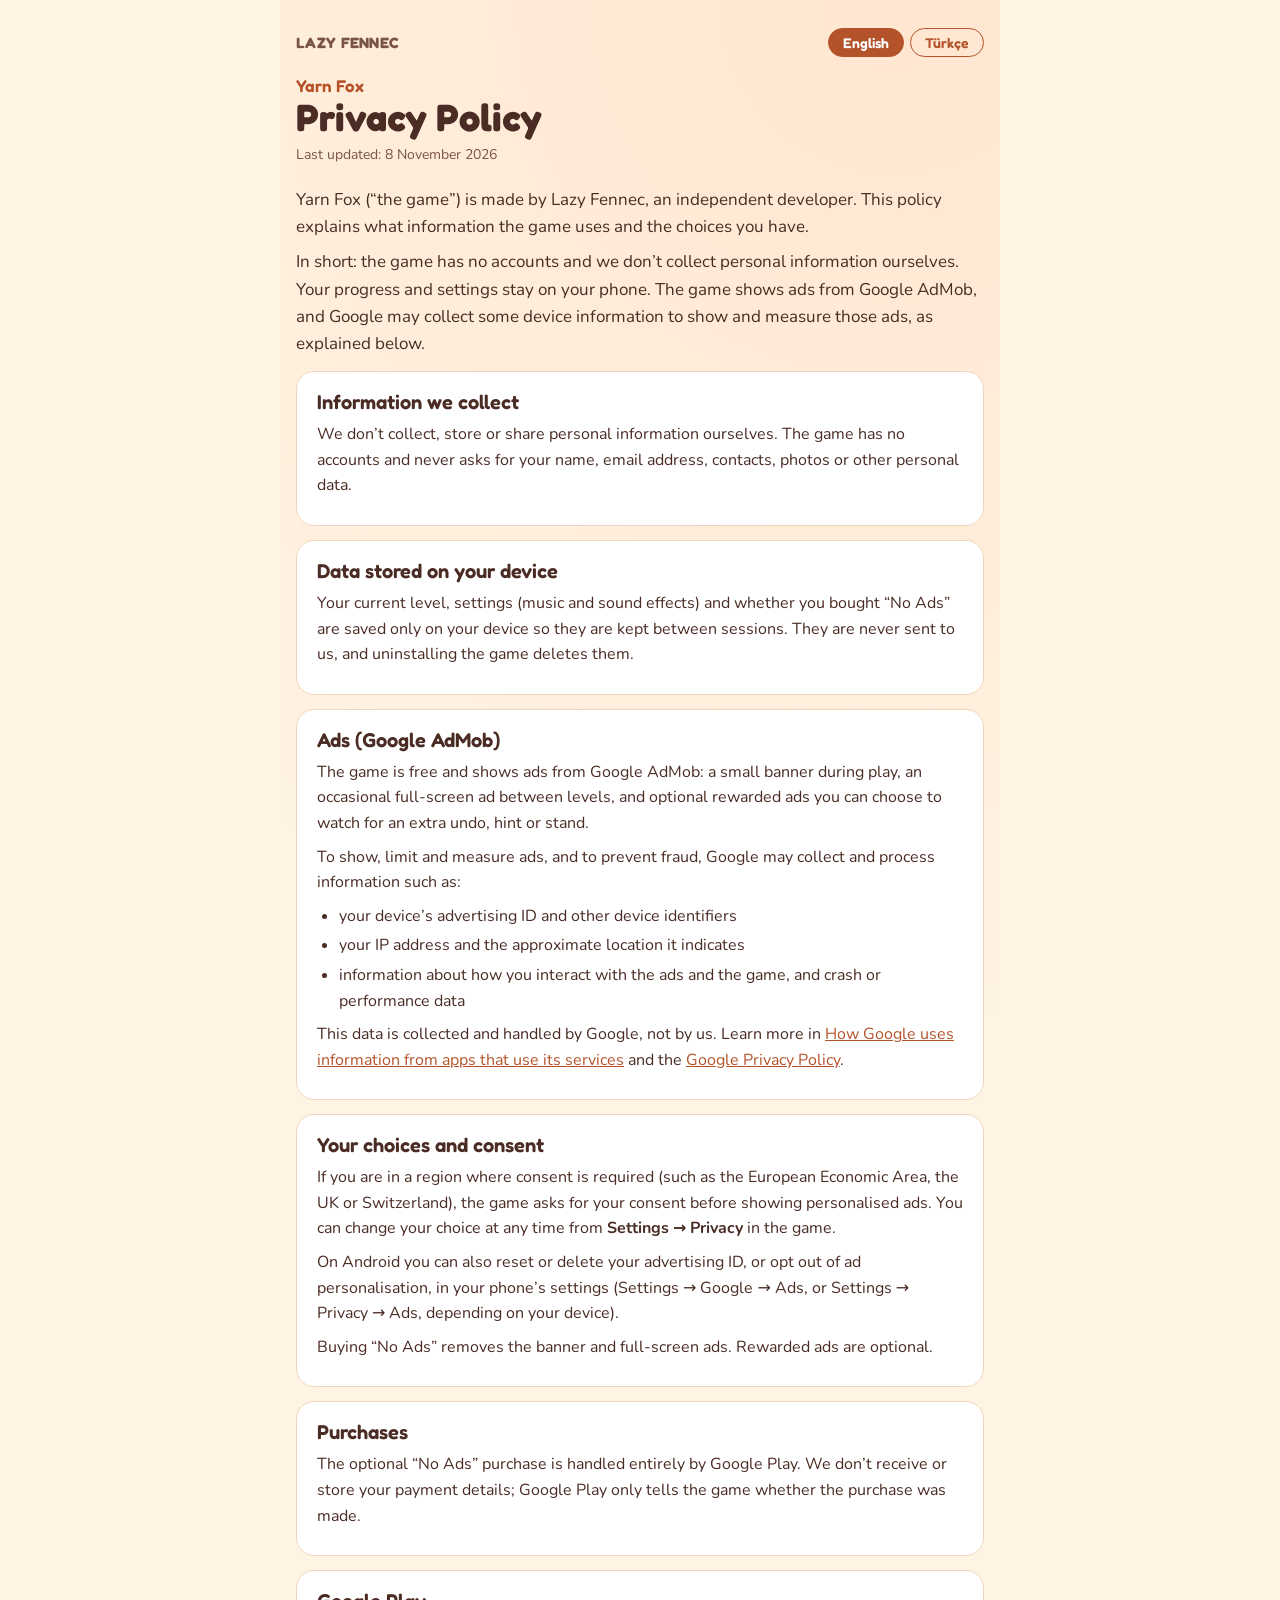
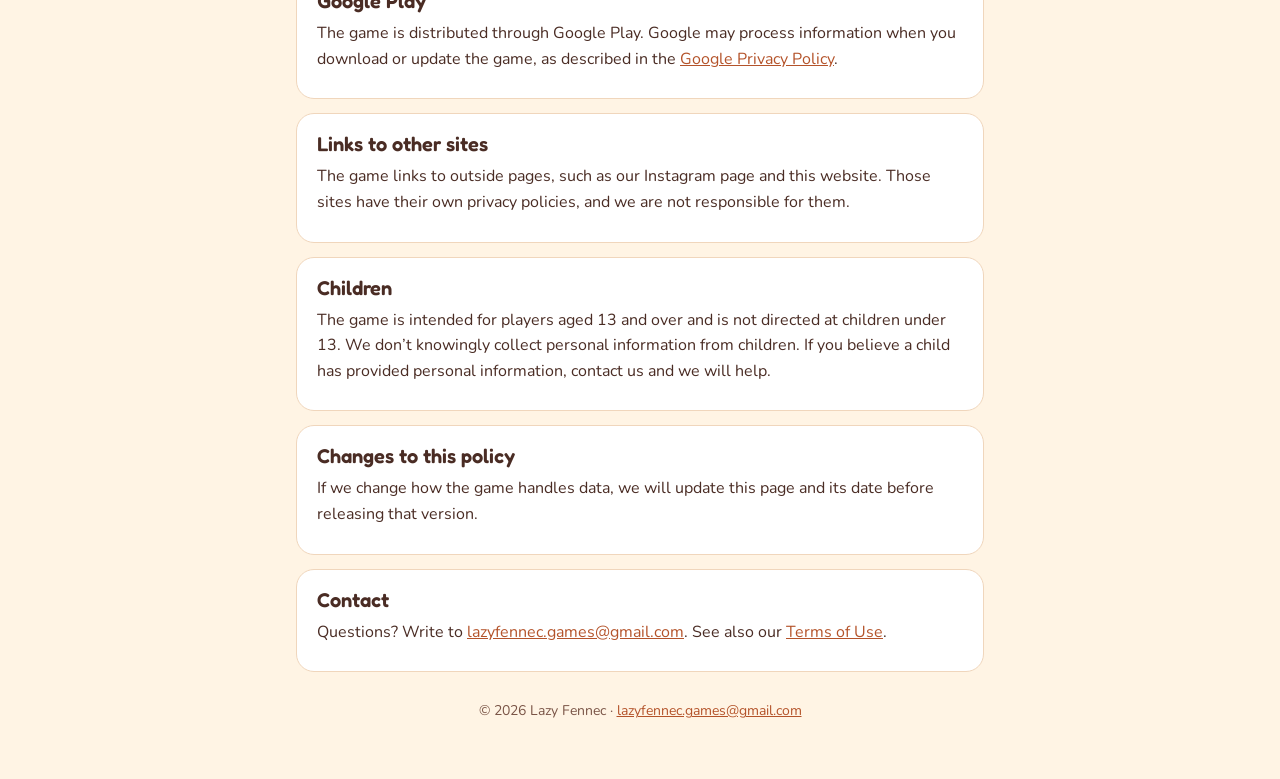
<file: yarnfox/privacy.html>
<!doctype html><html lang="en"><head><meta charset="utf-8"><meta name="viewport" content="width=device-width,initial-scale=1,viewport-fit=cover">
<title>Privacy Policy – Yarn Fox</title><meta name="description" content="Privacy Policy for Yarn Fox by Lazy Fennec">
<link rel="preconnect" href="https://fonts.googleapis.com"><link rel="preconnect" href="https://fonts.gstatic.com" crossorigin>
<link rel="stylesheet" href="https://fonts.googleapis.com/css2?family=Fredoka:wght@600;700&family=Nunito:wght@400;600;700&display=swap">
<style>
:root{--bg:#FFF4F8;--card:#FFFFFF;--ink:#3A1F47;--soft:#7B6488;--line:#F3D7E4;--pink:#D63A78;--chip:#FFE3EF}
@media (prefers-color-scheme:dark){:root{--bg:#1E1426;--card:#2A1D35;--ink:#F6E9F2;--soft:#BBA5C8;--line:#3D2B4B;--pink:#FF7AAE;--chip:#3A2848}}
*{box-sizing:border-box}
body{margin:0;background:var(--bg);color:var(--ink);font:16px/1.6 "Nunito",system-ui,-apple-system,"Segoe UI",Roboto,sans-serif}
.wrap{max-width:720px;margin:0 auto;padding:28px max(16px,env(safe-area-inset-left)) 56px}
header{display:flex;flex-wrap:wrap;gap:12px;align-items:center;justify-content:space-between;margin-bottom:18px}
.brand{font:700 15px "Fredoka",system-ui,sans-serif;color:var(--soft);text-decoration:none;letter-spacing:.02em}
.langs{display:flex;gap:6px}
.langs button{font:600 14px "Fredoka",system-ui,sans-serif;border:1.5px solid var(--pink);background:transparent;color:var(--pink);border-radius:999px;padding:5px 14px;cursor:pointer}
.langs button[aria-pressed=true]{background:var(--pink);color:#fff}
h1{font:700 clamp(28px,6vw,38px)/1.15 "Fredoka",system-ui,sans-serif;margin:0 0 4px}
.game{font:600 17px "Fredoka",system-ui,sans-serif;color:var(--pink);margin:0}
.updated{color:var(--soft);font-size:14px;margin:4px 0 20px}
section{background:var(--card);border:1px solid var(--line);border-radius:18px;padding:18px 20px;margin:14px 0}
h2{font:600 20px "Fredoka",system-ui,sans-serif;margin:0 0 6px}
p{margin:8px 0}
a{color:var(--pink)}
.intro p{font-size:17px}
footer{color:var(--soft);font-size:14px;margin-top:28px;text-align:center}
.cards{display:grid;gap:14px}
.card{display:block;background:var(--card);border:1px solid var(--line);border-radius:18px;padding:18px 20px;text-decoration:none;color:var(--ink)}
.card b{font:700 20px "Fredoka",system-ui,sans-serif;display:block}
.links{display:flex;flex-wrap:wrap;gap:8px;margin-top:10px}
.links a{background:var(--chip);border-radius:999px;padding:6px 14px;text-decoration:none;font-weight:600}
body.space{--bg:#F3F1FF;--line:#DCD6FA;--pink:#5B3FD6;--chip:#E6E0FF;--soft:#6E6890}
@media (prefers-color-scheme:dark){body.space{--bg:#0F0E24;--card:#1A1838;--ink:#ECEAFF;--soft:#A9A4D6;--line:#2E2A5A;--pink:#A48CFF;--chip:#2A2556}}
body.space .wrap{background:radial-gradient(circle at 85% 0,rgba(164,140,255,.18),transparent 45%)}
.card .tag{font:600 13px "Fredoka",system-ui,sans-serif;color:var(--soft);display:block;margin:2px 0 6px}
.card.space{border-color:#DCD6FA}.card.space .links a{background:#E6E0FF;color:#5B3FD6}
@media (prefers-color-scheme:dark){.card.space .links a{background:#2A2556;color:#C3B4FF}}

body.yarn{--bg:#FFF4E4;--line:#F0D6BC;--pink:#B4532A;--chip:#FBE3CF;--soft:#7A5446;--ink:#4A2C24}
@media (prefers-color-scheme:dark){body.yarn{--bg:#1F1612;--card:#2B1F19;--ink:#F7EADF;--soft:#C9AE9C;--line:#45322A;--pink:#FF9F6E;--chip:#3D2B22}}
body.yarn .wrap{background:radial-gradient(circle at 85% 0,rgba(255,159,110,.16),transparent 45%)}
.card.yarn{border-color:#F0D6BC}.card.yarn .links a{background:#FBE3CF;color:#B4532A}
@media (prefers-color-scheme:dark){.card.yarn .links a{background:#3D2B22;color:#FFB892}}
ul{margin:8px 0;padding-left:22px}li{margin:4px 0}
</style></head><body data-game="Yarn Fox" class="yarn"><div class="wrap">
<header><a class="brand" href="../index.html">LAZY FENNEC</a><div class="langs"><button data-l="en" aria-pressed="true">English</button><button data-l="tr" aria-pressed="false">Türkçe</button></div></header>
<main data-lang="en"><p class="game">Yarn Fox</p><h1>Privacy Policy</h1><p class="updated">Last updated: 8 November 2026</p>
<div class="intro"><p>Yarn Fox (“the game”) is made by Lazy Fennec, an independent developer. This policy explains what information the game uses and the choices you have.</p><p>In short: the game has no accounts and we don’t collect personal information ourselves. Your progress and settings stay on your phone. The game shows ads from Google AdMob, and Google may collect some device information to show and measure those ads, as explained below.</p></div>
<section><h2>Information we collect</h2><p>We don’t collect, store or share personal information ourselves. The game has no accounts and never asks for your name, email address, contacts, photos or other personal data.</p></section>
<section><h2>Data stored on your device</h2><p>Your current level, settings (music and sound effects) and whether you bought “No Ads” are saved only on your device so they are kept between sessions. They are never sent to us, and uninstalling the game deletes them.</p></section>
<section><h2>Ads (Google AdMob)</h2><p>The game is free and shows ads from Google AdMob: a small banner during play, an occasional full-screen ad between levels, and optional rewarded ads you can choose to watch for an extra undo, hint or stand.</p><p>To show, limit and measure ads, and to prevent fraud, Google may collect and process information such as:</p><ul><li>your device’s advertising ID and other device identifiers</li><li>your IP address and the approximate location it indicates</li><li>information about how you interact with the ads and the game, and crash or performance data</li></ul><p>This data is collected and handled by Google, not by us. Learn more in <a href="https://policies.google.com/technologies/partner-sites">How Google uses information from apps that use its services</a> and the <a href="https://policies.google.com/privacy">Google Privacy Policy</a>.</p></section>
<section><h2>Your choices and consent</h2><p>If you are in a region where consent is required (such as the European Economic Area, the UK or Switzerland), the game asks for your consent before showing personalised ads. You can change your choice at any time from <b>Settings → Privacy</b> in the game.</p><p>On Android you can also reset or delete your advertising ID, or opt out of ad personalisation, in your phone’s settings (Settings → Google → Ads, or Settings → Privacy → Ads, depending on your device).</p><p>Buying “No Ads” removes the banner and full-screen ads. Rewarded ads are optional.</p></section>
<section><h2>Purchases</h2><p>The optional “No Ads” purchase is handled entirely by Google Play. We don’t receive or store your payment details; Google Play only tells the game whether the purchase was made.</p></section>
<section><h2>Google Play</h2><p>The game is distributed through Google Play. Google may process information when you download or update the game, as described in the <a href="https://policies.google.com/privacy">Google Privacy Policy</a>.</p></section>
<section><h2>Links to other sites</h2><p>The game links to outside pages, such as our Instagram page and this website. Those sites have their own privacy policies, and we are not responsible for them.</p></section>
<section><h2>Children</h2><p>The game is intended for players aged 13 and over and is not directed at children under 13. We don’t knowingly collect personal information from children. If you believe a child has provided personal information, contact us and we will help.</p></section>
<section><h2>Changes to this policy</h2><p>If we change how the game handles data, we will update this page and its date before releasing that version.</p></section>
<section><h2>Contact</h2><p>Questions? Write to <a href="mailto:lazyfennec.games@gmail.com">lazyfennec.games@gmail.com</a>. See also our <a href="terms.html">Terms of Use</a>.</p></section>
</main>
<main data-lang="tr" hidden><p class="game">Yarn Fox</p><h1>Gizlilik Politikası</h1><p class="updated">Son güncelleme: 8 Kasım 2026</p>
<div class="intro"><p>Yarn Fox (“oyun”), bağımsız geliştirici Lazy Fennec tarafından yapılmıştır. Bu politika, oyunun hangi bilgileri kullandığını ve sahip olduğun seçenekleri açıklar.</p><p>Kısacası: Oyunun hesap sistemi yoktur ve biz kişisel bilgi toplamayız. İlerlemen ve ayarların telefonunda kalır. Oyun Google AdMob reklamları gösterir; Google bu reklamları göstermek ve ölçmek için aşağıda anlatıldığı gibi bazı cihaz bilgilerini toplayabilir.</p></div>
<section><h2>Topladığımız bilgiler</h2><p>Kişisel bilgi toplamayız, saklamayız ve paylaşmayız. Oyunda hesap yoktur; adını, e-posta adresini, kişilerini, fotoğraflarını ya da başka bir kişisel verini istemez.</p></section>
<section><h2>Cihazında saklanan veriler</h2><p>Bulunduğun seviye, ayarların (müzik ve ses efektleri) ve “No Ads” satın alıp almadığın, oyunu her açtığında korunması için sadece cihazında saklanır. Bize gönderilmez; oyunu sildiğinde bunlar da silinir.</p></section>
<section><h2>Reklamlar (Google AdMob)</h2><p>Oyun ücretsizdir ve Google AdMob reklamları gösterir: oyun sırasında altta küçük bir banner, seviyeler arasında ara sıra tam ekran bir reklam ve fazladan geri alma, ipucu ya da stant için isteğe bağlı izleyebileceğin ödüllü reklamlar.</p><p>Google, reklamları göstermek, sınırlamak, ölçmek ve dolandırıcılığı önlemek için şu tür bilgileri toplayıp işleyebilir:</p><ul><li>cihazının reklam kimliği ve diğer cihaz tanımlayıcıları</li><li>IP adresin ve bunun gösterdiği yaklaşık konum</li><li>reklamlar ve oyunla etkileşimine dair bilgiler, çökme ve performans verileri</li></ul><p>Bu veriler bizim tarafımızdan değil, Google tarafından toplanır ve işlenir. Ayrıntılar için <a href="https://policies.google.com/technologies/partner-sites?hl=tr">Google’ın, hizmetlerini kullanan uygulamalardaki bilgileri nasıl kullandığı</a> ve <a href="https://policies.google.com/privacy?hl=tr">Google Gizlilik Politikası</a> sayfalarına bakabilirsin.</p></section>
<section><h2>Seçeneklerin ve onay</h2><p>Onay gerektiren bir bölgedeysen (Avrupa Ekonomik Alanı, Birleşik Krallık veya İsviçre gibi), oyun kişiselleştirilmiş reklam göstermeden önce onayını ister. Seçimini istediğin zaman oyundaki <b>Ayarlar → Privacy</b> bölümünden değiştirebilirsin.</p><p>Android’de reklam kimliğini sıfırlayabilir ya da silebilir veya reklam kişiselleştirmeyi telefonunun ayarlarından kapatabilirsin (cihaza göre Ayarlar → Google → Reklamlar ya da Ayarlar → Gizlilik → Reklamlar).</p><p>“No Ads” satın almak banner ve tam ekran reklamları kaldırır. Ödüllü reklamlar isteğe bağlıdır.</p></section>
<section><h2>Satın almalar</h2><p>İsteğe bağlı “No Ads” satın alımı tamamen Google Play tarafından yürütülür. Ödeme bilgilerini almayız ve saklamayız; Google Play oyuna sadece satın almanın yapılıp yapılmadığını bildirir.</p></section>
<section><h2>Google Play</h2><p>Oyun Google Play üzerinden dağıtılır. Oyunu indirdiğinde ya da güncellediğinde Google, <a href="https://policies.google.com/privacy?hl=tr">Google Gizlilik Politikası</a>’nda anlatıldığı şekilde bilgi işleyebilir.</p></section>
<section><h2>Diğer sitelere bağlantılar</h2><p>Oyun, Instagram sayfamız ve bu web sitesi gibi dış sayfalara bağlantı içerir. Bu sitelerin kendi gizlilik politikaları vardır ve onlardan sorumlu değiliz.</p></section>
<section><h2>Çocuklar</h2><p>Oyun 13 yaş ve üzeri oyuncular için tasarlanmıştır ve 13 yaşından küçük çocuklara yönelik değildir. Çocuklardan bilerek kişisel bilgi toplamayız. Bir çocuğun kişisel bilgi paylaştığını düşünüyorsan bize yaz, yardımcı olalım.</p></section>
<section><h2>Bu politikadaki değişiklikler</h2><p>Oyunun verileri işleme şeklini değiştirirsek, o sürümü yayınlamadan önce bu sayfayı ve tarihini güncelleriz.</p></section>
<section><h2>İletişim</h2><p>Soruların mı var? <a href="mailto:lazyfennec.games@gmail.com">lazyfennec.games@gmail.com</a> adresine yaz. <a href="terms.html">Kullanım Şartlarımıza</a> da göz atabilirsin.</p></section>
</main>
<footer>© 2026 Lazy Fennec · <a href="mailto:lazyfennec.games@gmail.com">lazyfennec.games@gmail.com</a></footer></div><script>
(function(){var q=new URLSearchParams(location.search).get('lang')||'';var nav=(navigator.language||'en').toLowerCase();
var l=(q||nav).slice(0,2)==='tr'?'tr':'en';show(l);
document.querySelectorAll('.langs button').forEach(function(b){b.onclick=function(){show(b.dataset.l)}});
function show(l){document.documentElement.lang=l;document.querySelectorAll('[data-lang]').forEach(function(e){e.hidden=e.dataset.lang!==l});
document.querySelectorAll('.langs button').forEach(function(b){b.setAttribute('aria-pressed',b.dataset.l===l)});
var t=document.querySelector('[data-lang="'+l+'"] h1');if(t)document.title=t.textContent+' – '+document.body.dataset.game;}})();
</script></body></html>
</file>
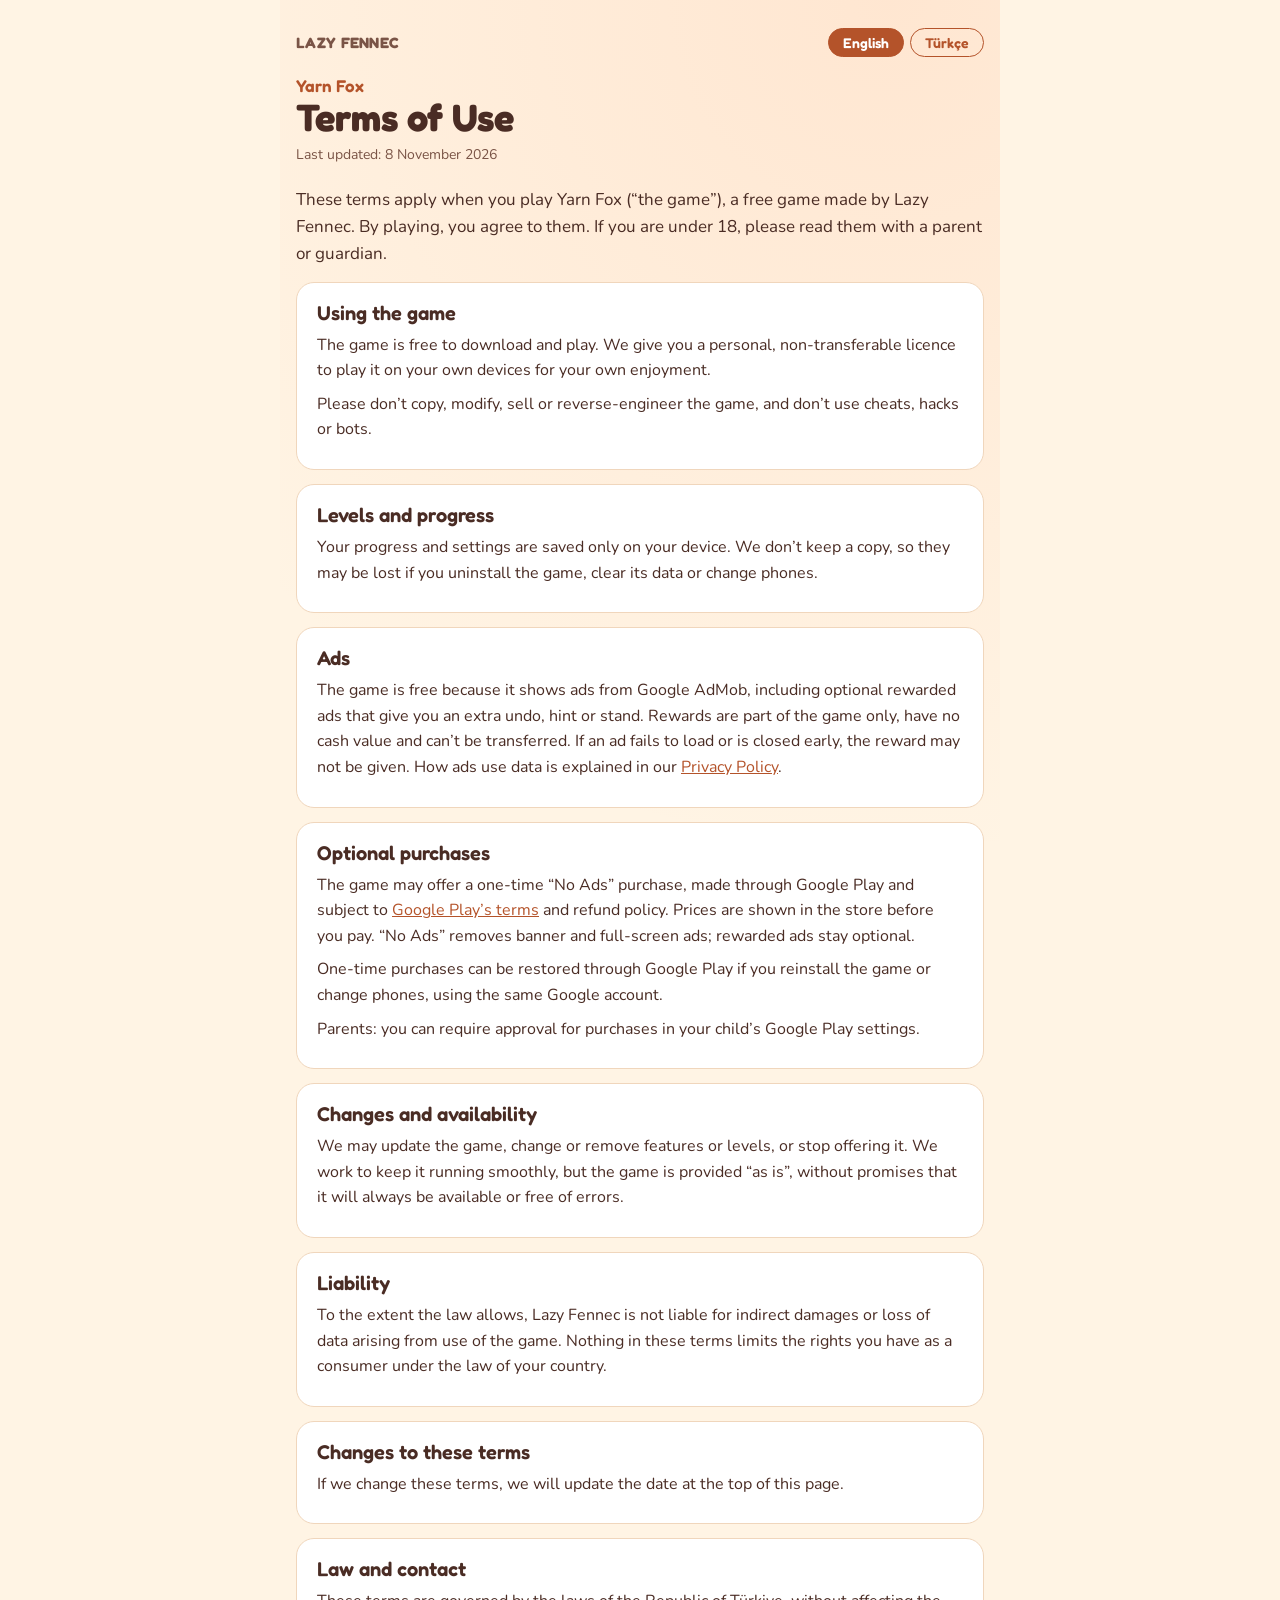
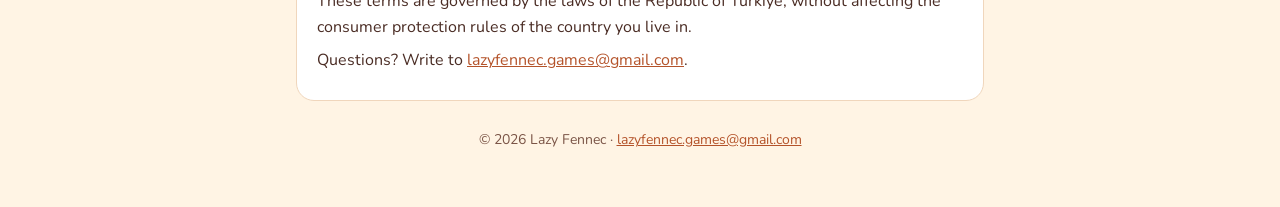
<file: yarnfox/terms.html>
<!doctype html><html lang="en"><head><meta charset="utf-8"><meta name="viewport" content="width=device-width,initial-scale=1,viewport-fit=cover">
<title>Terms of Use – Yarn Fox</title><meta name="description" content="Terms of Use for Yarn Fox by Lazy Fennec">
<link rel="preconnect" href="https://fonts.googleapis.com"><link rel="preconnect" href="https://fonts.gstatic.com" crossorigin>
<link rel="stylesheet" href="https://fonts.googleapis.com/css2?family=Fredoka:wght@600;700&family=Nunito:wght@400;600;700&display=swap">
<style>
:root{--bg:#FFF4F8;--card:#FFFFFF;--ink:#3A1F47;--soft:#7B6488;--line:#F3D7E4;--pink:#D63A78;--chip:#FFE3EF}
@media (prefers-color-scheme:dark){:root{--bg:#1E1426;--card:#2A1D35;--ink:#F6E9F2;--soft:#BBA5C8;--line:#3D2B4B;--pink:#FF7AAE;--chip:#3A2848}}
*{box-sizing:border-box}
body{margin:0;background:var(--bg);color:var(--ink);font:16px/1.6 "Nunito",system-ui,-apple-system,"Segoe UI",Roboto,sans-serif}
.wrap{max-width:720px;margin:0 auto;padding:28px max(16px,env(safe-area-inset-left)) 56px}
header{display:flex;flex-wrap:wrap;gap:12px;align-items:center;justify-content:space-between;margin-bottom:18px}
.brand{font:700 15px "Fredoka",system-ui,sans-serif;color:var(--soft);text-decoration:none;letter-spacing:.02em}
.langs{display:flex;gap:6px}
.langs button{font:600 14px "Fredoka",system-ui,sans-serif;border:1.5px solid var(--pink);background:transparent;color:var(--pink);border-radius:999px;padding:5px 14px;cursor:pointer}
.langs button[aria-pressed=true]{background:var(--pink);color:#fff}
h1{font:700 clamp(28px,6vw,38px)/1.15 "Fredoka",system-ui,sans-serif;margin:0 0 4px}
.game{font:600 17px "Fredoka",system-ui,sans-serif;color:var(--pink);margin:0}
.updated{color:var(--soft);font-size:14px;margin:4px 0 20px}
section{background:var(--card);border:1px solid var(--line);border-radius:18px;padding:18px 20px;margin:14px 0}
h2{font:600 20px "Fredoka",system-ui,sans-serif;margin:0 0 6px}
p{margin:8px 0}
a{color:var(--pink)}
.intro p{font-size:17px}
footer{color:var(--soft);font-size:14px;margin-top:28px;text-align:center}
.cards{display:grid;gap:14px}
.card{display:block;background:var(--card);border:1px solid var(--line);border-radius:18px;padding:18px 20px;text-decoration:none;color:var(--ink)}
.card b{font:700 20px "Fredoka",system-ui,sans-serif;display:block}
.links{display:flex;flex-wrap:wrap;gap:8px;margin-top:10px}
.links a{background:var(--chip);border-radius:999px;padding:6px 14px;text-decoration:none;font-weight:600}
body.space{--bg:#F3F1FF;--line:#DCD6FA;--pink:#5B3FD6;--chip:#E6E0FF;--soft:#6E6890}
@media (prefers-color-scheme:dark){body.space{--bg:#0F0E24;--card:#1A1838;--ink:#ECEAFF;--soft:#A9A4D6;--line:#2E2A5A;--pink:#A48CFF;--chip:#2A2556}}
body.space .wrap{background:radial-gradient(circle at 85% 0,rgba(164,140,255,.18),transparent 45%)}
.card .tag{font:600 13px "Fredoka",system-ui,sans-serif;color:var(--soft);display:block;margin:2px 0 6px}
.card.space{border-color:#DCD6FA}.card.space .links a{background:#E6E0FF;color:#5B3FD6}
@media (prefers-color-scheme:dark){.card.space .links a{background:#2A2556;color:#C3B4FF}}

body.yarn{--bg:#FFF4E4;--line:#F0D6BC;--pink:#B4532A;--chip:#FBE3CF;--soft:#7A5446;--ink:#4A2C24}
@media (prefers-color-scheme:dark){body.yarn{--bg:#1F1612;--card:#2B1F19;--ink:#F7EADF;--soft:#C9AE9C;--line:#45322A;--pink:#FF9F6E;--chip:#3D2B22}}
body.yarn .wrap{background:radial-gradient(circle at 85% 0,rgba(255,159,110,.16),transparent 45%)}
.card.yarn{border-color:#F0D6BC}.card.yarn .links a{background:#FBE3CF;color:#B4532A}
@media (prefers-color-scheme:dark){.card.yarn .links a{background:#3D2B22;color:#FFB892}}
ul{margin:8px 0;padding-left:22px}li{margin:4px 0}
</style></head><body data-game="Yarn Fox" class="yarn"><div class="wrap">
<header><a class="brand" href="../index.html">LAZY FENNEC</a><div class="langs"><button data-l="en" aria-pressed="true">English</button><button data-l="tr" aria-pressed="false">Türkçe</button></div></header>
<main data-lang="en"><p class="game">Yarn Fox</p><h1>Terms of Use</h1><p class="updated">Last updated: 8 November 2026</p>
<div class="intro"><p>These terms apply when you play Yarn Fox (“the game”), a free game made by Lazy Fennec. By playing, you agree to them. If you are under 18, please read them with a parent or guardian.</p></div>
<section><h2>Using the game</h2><p>The game is free to download and play. We give you a personal, non-transferable licence to play it on your own devices for your own enjoyment.</p><p>Please don’t copy, modify, sell or reverse-engineer the game, and don’t use cheats, hacks or bots.</p></section>
<section><h2>Levels and progress</h2><p>Your progress and settings are saved only on your device. We don’t keep a copy, so they may be lost if you uninstall the game, clear its data or change phones.</p></section>
<section><h2>Ads</h2><p>The game is free because it shows ads from Google AdMob, including optional rewarded ads that give you an extra undo, hint or stand. Rewards are part of the game only, have no cash value and can’t be transferred. If an ad fails to load or is closed early, the reward may not be given. How ads use data is explained in our <a href="privacy.html">Privacy Policy</a>.</p></section>
<section><h2>Optional purchases</h2><p>The game may offer a one-time “No Ads” purchase, made through Google Play and subject to <a href="https://play.google.com/about/play-terms/">Google Play’s terms</a> and refund policy. Prices are shown in the store before you pay. “No Ads” removes banner and full-screen ads; rewarded ads stay optional.</p><p>One-time purchases can be restored through Google Play if you reinstall the game or change phones, using the same Google account.</p><p>Parents: you can require approval for purchases in your child’s Google Play settings.</p></section>
<section><h2>Changes and availability</h2><p>We may update the game, change or remove features or levels, or stop offering it. We work to keep it running smoothly, but the game is provided “as is”, without promises that it will always be available or free of errors.</p></section>
<section><h2>Liability</h2><p>To the extent the law allows, Lazy Fennec is not liable for indirect damages or loss of data arising from use of the game. Nothing in these terms limits the rights you have as a consumer under the law of your country.</p></section>
<section><h2>Changes to these terms</h2><p>If we change these terms, we will update the date at the top of this page.</p></section>
<section><h2>Law and contact</h2><p>These terms are governed by the laws of the Republic of Türkiye, without affecting the consumer protection rules of the country you live in.</p><p>Questions? Write to <a href="mailto:lazyfennec.games@gmail.com">lazyfennec.games@gmail.com</a>.</p></section>
</main>
<main data-lang="tr" hidden><p class="game">Yarn Fox</p><h1>Kullanım Şartları</h1><p class="updated">Son güncelleme: 8 Kasım 2026</p>
<div class="intro"><p>Bu şartlar, Lazy Fennec tarafından yapılan ücretsiz oyun Yarn Fox’u (“oyun”) oynadığında geçerlidir. Oyunu oynayarak bu şartları kabul etmiş olursun. 18 yaşından küçüksen lütfen bir ebeveynin ya da velinle birlikte oku.</p></div>
<section><h2>Oyunun kullanımı</h2><p>Oyunu indirmek ve oynamak ücretsizdir. Sana oyunu kendi cihazlarında, kendi eğlencen için oynaman amacıyla kişisel ve devredilemez bir kullanım izni veriyoruz.</p><p>Lütfen oyunu kopyalama, değiştirme, satma ya da tersine mühendislik yapma; hile, hack ya da bot kullanma.</p></section>
<section><h2>Seviyeler ve ilerleme</h2><p>İlerlemen ve ayarların sadece cihazında saklanır. Bizde bir kopyası yoktur; oyunu silersen, verilerini temizlersen ya da telefon değiştirirsen kaybolabilir.</p></section>
<section><h2>Reklamlar</h2><p>Oyun ücretsizdir çünkü Google AdMob reklamları gösterir; buna fazladan geri alma, ipucu ya da stant veren isteğe bağlı ödüllü reklamlar da dahildir. Ödüller sadece oyun içindir, nakit değeri yoktur ve devredilemez. Reklam yüklenmezse ya da erken kapatılırsa ödül verilmeyebilir. Reklamların verileri nasıl kullandığı <a href="privacy.html">Gizlilik Politikamızda</a> anlatılmıştır.</p></section>
<section><h2>İsteğe bağlı satın almalar</h2><p>Oyun, Google Play üzerinden yapılan ve <a href="https://play.google.com/about/play-terms/">Google Play şartlarına</a> ve iade politikasına tabi olan tek seferlik bir “No Ads” satın alımı sunabilir. Fiyatlar ödeme yapmadan önce mağazada gösterilir. “No Ads” banner ve tam ekran reklamları kaldırır; ödüllü reklamlar isteğe bağlı olarak kalır.</p><p>Tek seferlik satın almalar, oyunu yeniden yüklersen ya da telefon değiştirirsen aynı Google hesabıyla Google Play üzerinden geri yüklenebilir.</p><p>Ebeveynler: Çocuğunuzun Google Play ayarlarından satın almalar için onay şartı koyabilirsiniz.</p></section>
<section><h2>Değişiklikler ve erişilebilirlik</h2><p>Oyunu güncelleyebilir, özellikleri ya da seviyeleri değiştirebilir veya kaldırabilir ya da oyunu yayından kaldırabiliriz. Oyunun sorunsuz çalışması için çalışırız ama oyun “olduğu gibi” sunulur; her zaman erişilebilir ya da hatasız olacağına dair söz verilmez.</p></section>
<section><h2>Sorumluluk</h2><p>Yasaların izin verdiği ölçüde Lazy Fennec, oyunun kullanımından doğan dolaylı zararlardan ya da veri kaybından sorumlu değildir. Bu şartlar, ülkenin yasalarına göre tüketici olarak sahip olduğun hakları sınırlamaz.</p></section>
<section><h2>Şartlardaki değişiklikler</h2><p>Bu şartları değiştirirsek sayfanın üstündeki tarihi güncelleriz.</p></section>
<section><h2>Hukuk ve iletişim</h2><p>Bu şartlar, yaşadığın ülkenin tüketiciyi koruma kurallarını etkilemeksizin Türkiye Cumhuriyeti yasalarına tabidir.</p><p>Soruların mı var? <a href="mailto:lazyfennec.games@gmail.com">lazyfennec.games@gmail.com</a> adresine yaz.</p></section>
</main>
<footer>© 2026 Lazy Fennec · <a href="mailto:lazyfennec.games@gmail.com">lazyfennec.games@gmail.com</a></footer></div><script>
(function(){var q=new URLSearchParams(location.search).get('lang')||'';var nav=(navigator.language||'en').toLowerCase();
var l=(q||nav).slice(0,2)==='tr'?'tr':'en';show(l);
document.querySelectorAll('.langs button').forEach(function(b){b.onclick=function(){show(b.dataset.l)}});
function show(l){document.documentElement.lang=l;document.querySelectorAll('[data-lang]').forEach(function(e){e.hidden=e.dataset.lang!==l});
document.querySelectorAll('.langs button').forEach(function(b){b.setAttribute('aria-pressed',b.dataset.l===l)});
var t=document.querySelector('[data-lang="'+l+'"] h1');if(t)document.title=t.textContent+' – '+document.body.dataset.game;}})();
</script></body></html>
</file>
